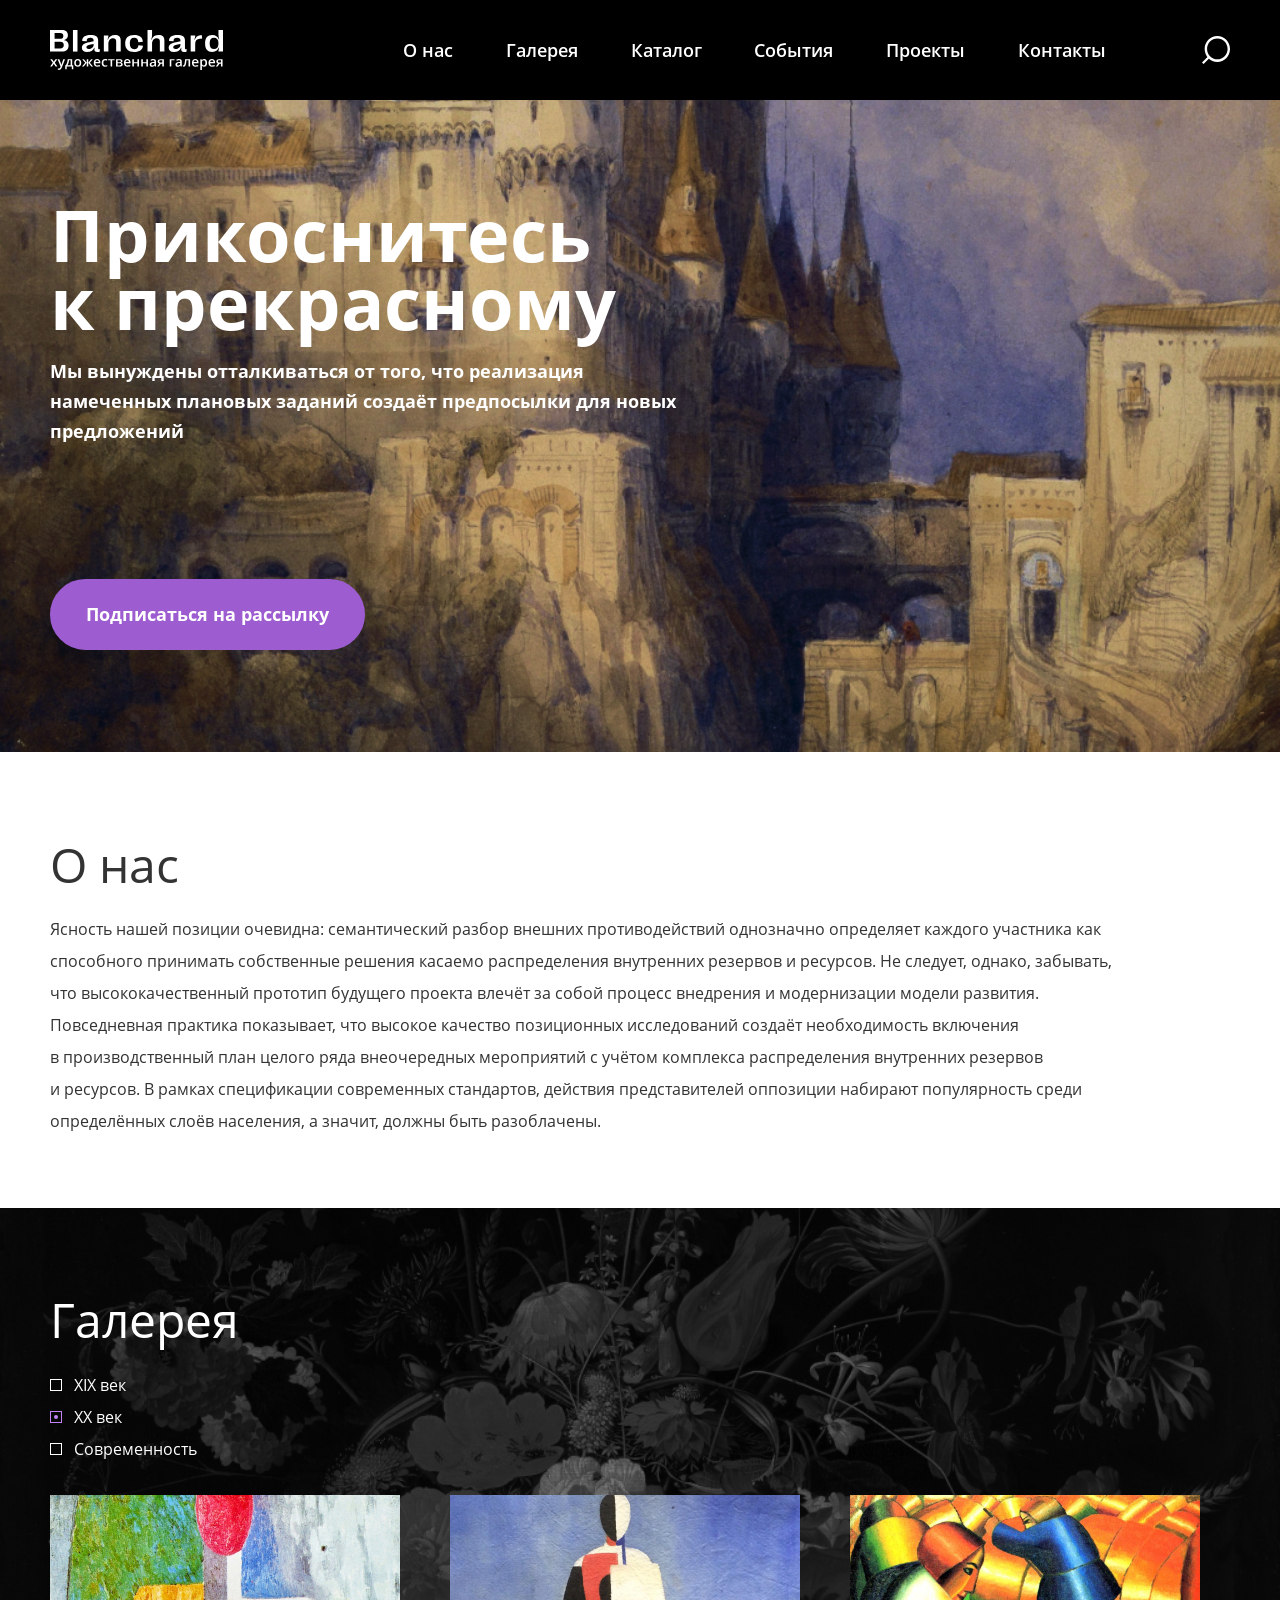
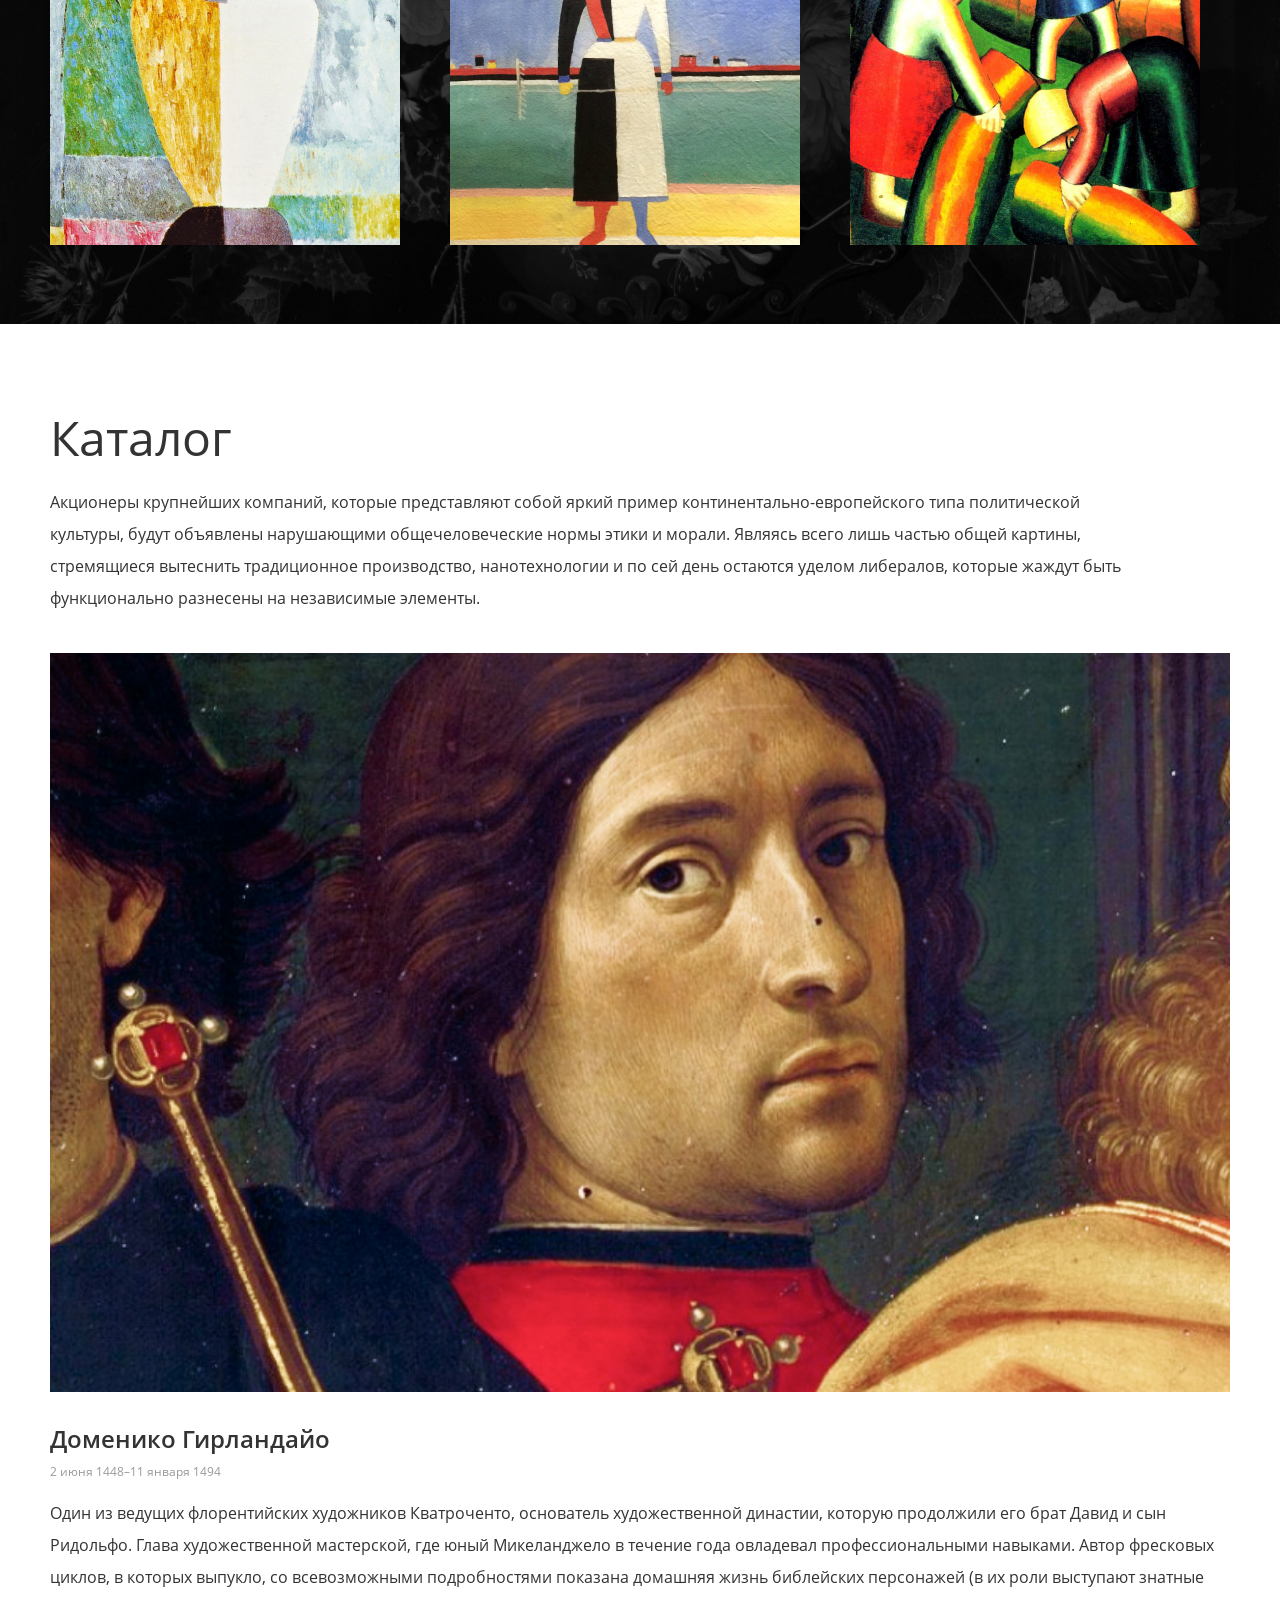
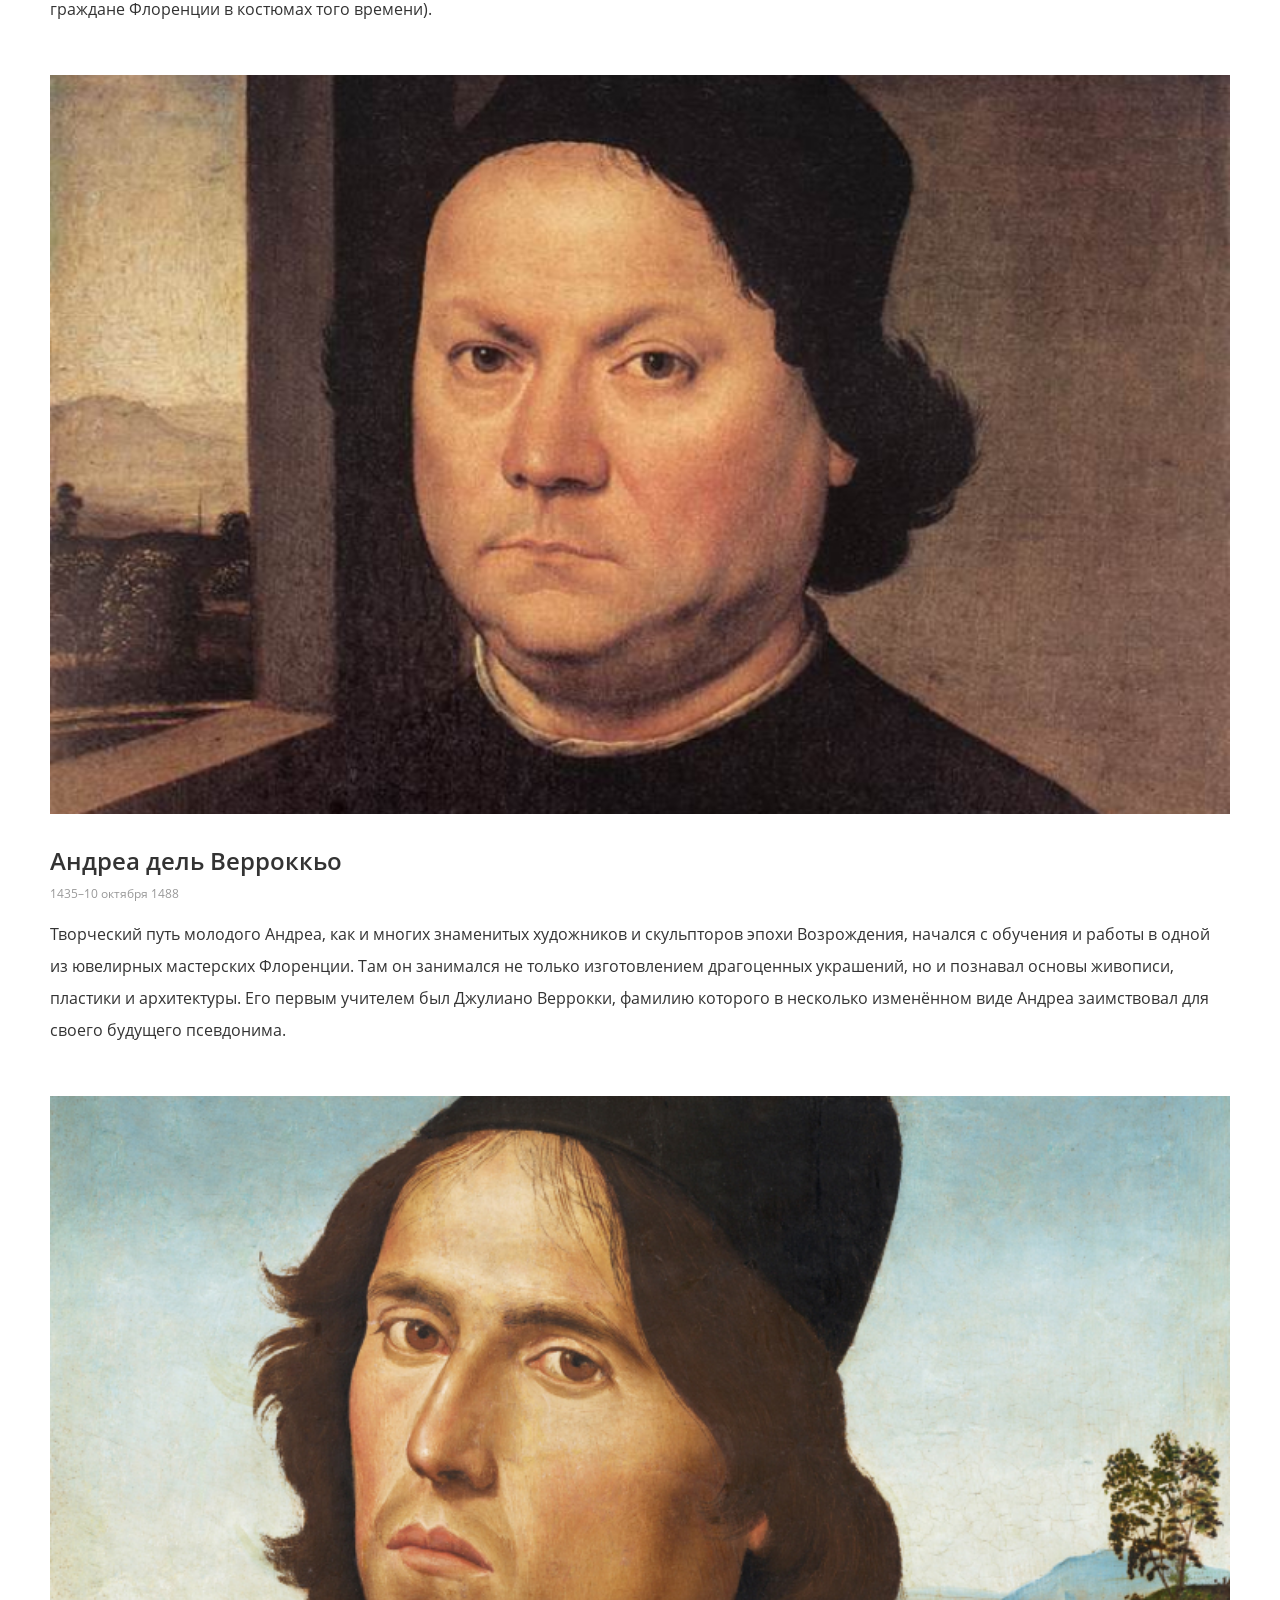
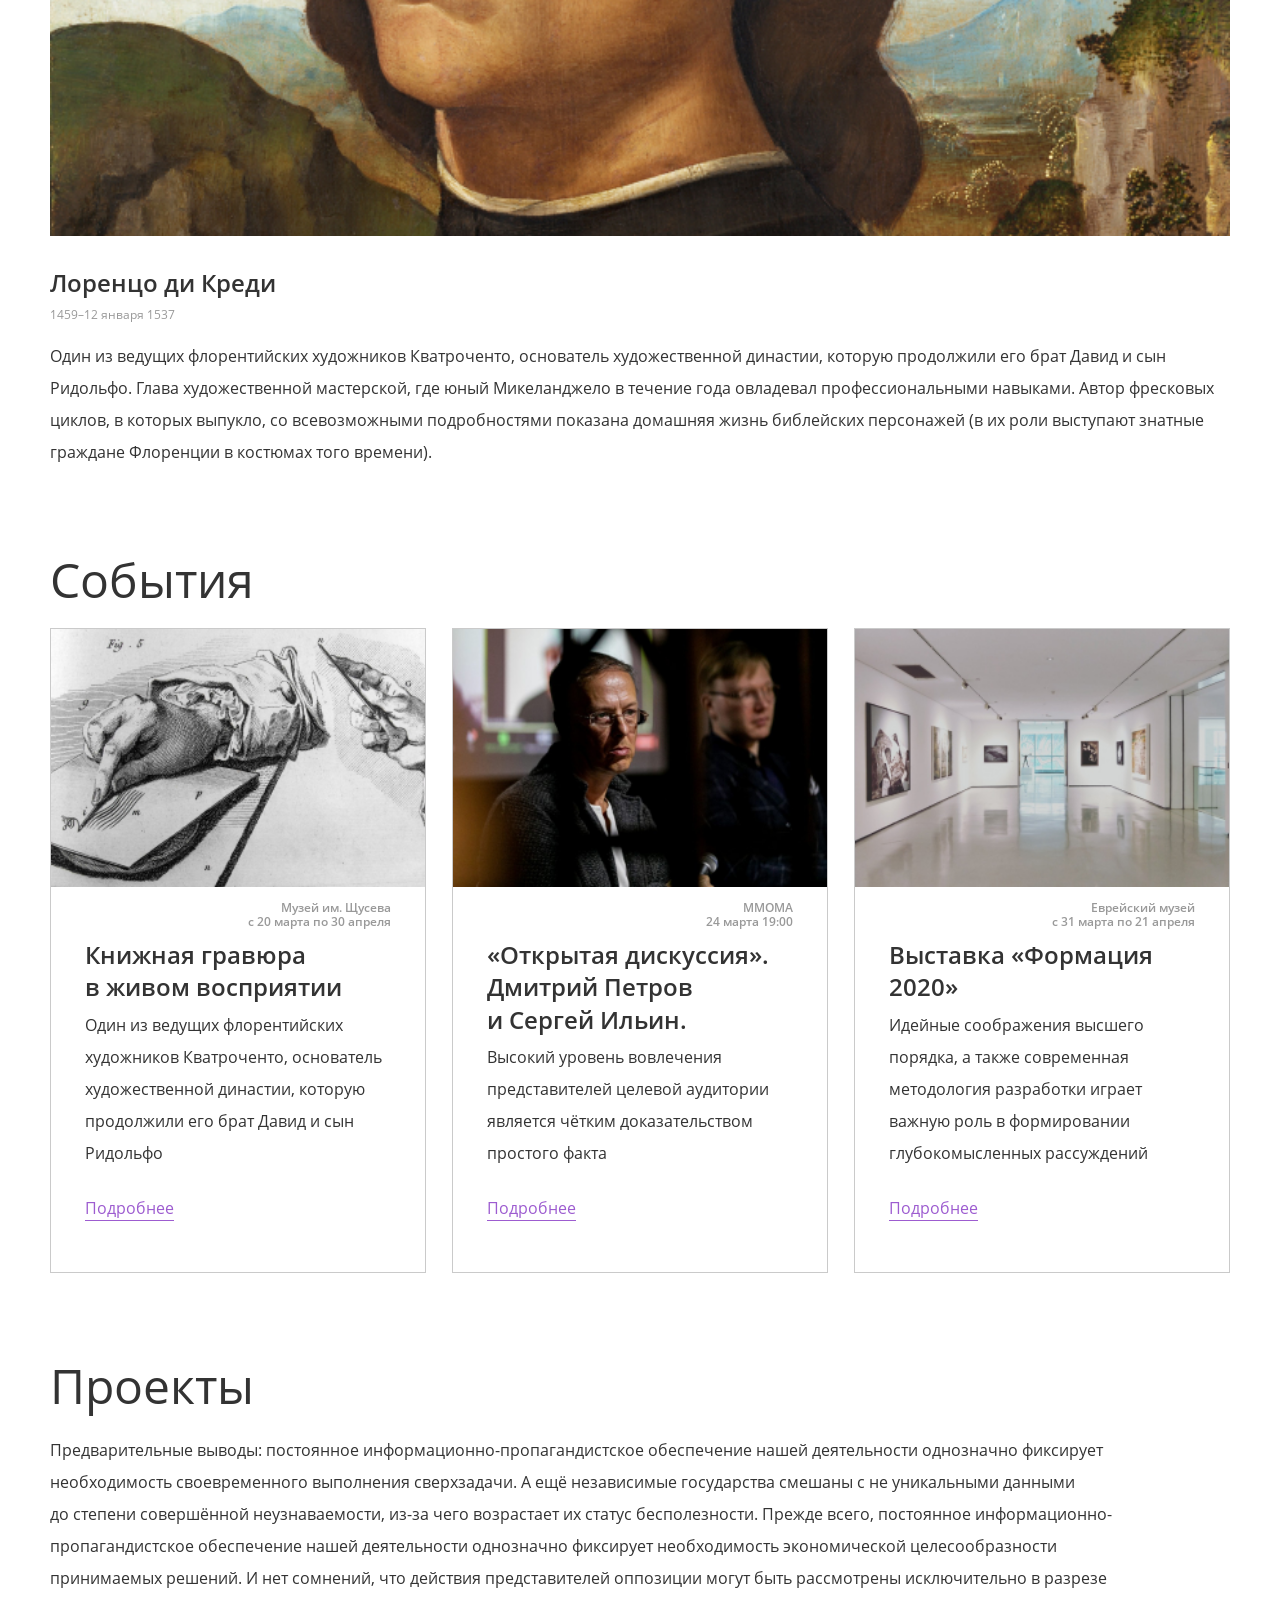
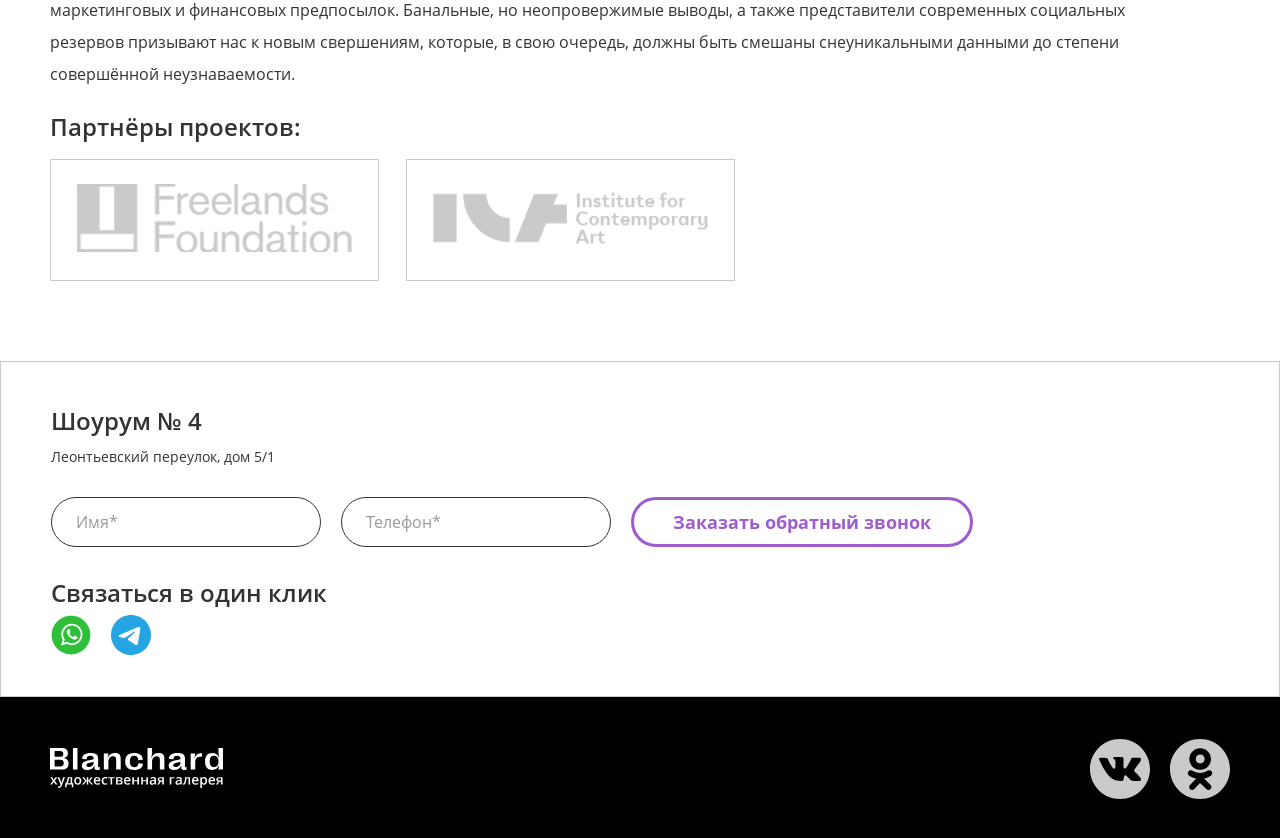
<file: projects/Blanchard/index.html>
<!DOCTYPE html>
<html lang="ru">
<head>
  <meta charset="UTF-8">
  <meta name="viewport" content="width=device-width, initial-scale=1.0">
  <title>Blanchard — художественная галерея</title>
  <link rel="stylesheet" href="./CSS/normalize.css">
  <link rel="stylesheet" href="./CSS/style.css">
  <link rel="stylesheet" href="./CSS/media.css">
</head>
<body class="page">
  <header class="header">
    <div class="container header__container">
        <a class="logo header__logo" href="#">
          <img src="./img/logo.svg" alt="Логотип Blanchard — художественная галерея" class="logo__img">
        </a>
        <nav class="nav header__nav">
          <ul class="nav__list list-reset header__list">
            <li class="nav__item">
              <a href="#" class="nav__link">
                <span>О&nbsp;нас</span>
              </a>
            </li>
            <li class="nav__item">
              <a href="#" class="nav__link">
                <span>Галерея</span>
              </a>
            </li>
            <li class="nav__item">
              <a href="#" class="nav__link">
                <span>Каталог</span>
              </a>
            </li>
            <li class="nav__item">
              <a href="#" class="nav__link">
                <span>События</span>
              </a>
            </li>
            <li class="nav__item">
              <a href="#" class="nav__link">
                <span>Проекты</span>
              </a>
            </li>
            <li class="nav__item">
              <a href="#" class="nav__link">
                <span>Контакты</span>
              </a>
            </li>
          </ul>
        </nav>
        <button class="btn-reset search" aria-label="поиск"></button>
    </div>
  </header>
  <main class="main">
    <section class="hero">
      <div class="container hero__container">
        <div class="hero__content">
          <h1 class="hero__title">
            Прикоснитесь к&nbsp;прекрасному
          </h1>
          <p class="hero__descr">
            Мы&nbsp;вынуждены отталкиваться от&nbsp;того, что реализация намеченных плановых заданий создаёт предпосылки для&nbsp;новых предложений
          </p>
          <button class="btn btn-reset hero__btn" aria-label="Подписаться на рассылку">
            Подписаться на&nbsp;рассылку
          </button>
        </div>
      </div>
    </section>
    <section class="about">
      <div class="container about__container">
        <h2 class="section-title">
          О&nbsp;нас
        </h2>
        <p class="section-text about__descr">
          Ясность нашей позиции очевидна: семантический разбор внешних противодействий однозначно определяет каждого участника как способного принимать собственные решения касаемо распределения внутренних резервов и&nbsp;ресурсов. Не&nbsp;следует, однако, забывать, что высококачественный прототип будущего проекта влечёт за&nbsp;собой процесс внедрения и&nbsp;модернизации модели развития. Повседневная практика показывает, что высокое качество позиционных исследований создаёт необходимость включения в&nbsp;производственный план целого ряда внеочередных мероприятий с&nbsp;учётом комплекса распределения внутренних резервов и&nbsp;ресурсов. В&nbsp;рамках спецификации современных стандартов, действия представителей оппозиции набирают популярность среди определённых слоёв населения, а&nbsp;значит, должны быть разоблачены.
        </p>
      </div>
    </section>
    <section class="gallery">
      <div class="container gallery__container">
        <h2 class="section-title gallery__title">
          Галерея
        </h2>
        <div class="gallery__wrapper">
          <ul class="gallery__checkboxes list-reset">
            <li class="gallery__checkbox">
              <label class="custom-checkbox">
                <input type="checkbox" class="custom-checkbox__input">
                <span class="custom-checkbox__text section-text">XIX&nbsp;век</span>
              </label>
            </li>
            <li class="gallery__checkbox">
              <label class="custom-checkbox">
                <input type="checkbox" class="custom-checkbox__input" checked>
                <span class="custom-checkbox__text section-text">XX&nbsp;век</span>
              </label>
            </li>
            <li class="gallery__checkbox">
              <label class="custom-checkbox">
                <input type="checkbox" class="custom-checkbox__input">
                <span class="custom-checkbox__text section-text">Современность</span>
              </label>
            </li>
          </ul>
          <ul class="gallery__pictures list-reset">
            <li class="gallery__pictures-item">
              <picture>
                <img src="./img/gallery_painting_1.jpg" alt="На картине изображена ваза">
              </picture>
            </li>
            <li class="gallery__pictures-item">
              <picture>
                <img src="./img/gallery_painting_2.jpg" alt="На картине изображен человек">
              </picture>
            </li>
            <li class="gallery__pictures-item">
              <picture>
                <img src="./img/gallery_painting_3.jpg" alt="На картине изображены работающие люди">
              </picture>
            </li>
          </ul>
        </div>
      </div>
    </section>
    <section class="catalog">
      <div class="container catalog__container">
        <h2 class="section-title catalog__title">
          Каталог
        </h2>
        <p class="section-text catalog__descr">
          Акционеры крупнейших компаний, которые представляют собой яркий пример континентально-европейского типа политической культуры, будут объявлены нарушающими общечеловеческие нормы этики и&nbsp;морали. Являясь всего лишь частью общей картины, стремящиеся вытеснить традиционное производство, нанотехнологии и&nbsp;по&nbsp;сей день остаются уделом либералов, которые жаждут быть функционально разнесены на&nbsp;независимые элементы.
        </p>
        <ul class="catalog__list list-reset">
          <li class="catalog__item">
            <picture class="catalog__picture">
              <img src="./img/Domenico_Ghirlandaio.jpg" alt="Доменико Гирландайо" class="catalog__img">
            </picture>
            <div class="catalog__wrapper">
              <h3 class="catalog__caption">
                Доменико Гирландайо
              </h3>
              <p class="catalog__date">
                <time datetime="1448-06-02">2&nbsp;июня 1448</time>&ndash;<time datetime="1494-01-11">11 января 1494</time>
              </p>
              <p class="catalog__text section-text">
                Один из&nbsp;ведущих флорентийских художников Кватроченто, основатель художественной династии, которую продолжили его брат Давид и&nbsp;сын Ридольфо. Глава художественной мастерской, где юный Микеланджело в&nbsp;течение года овладевал профессиональными навыками. Автор фресковых циклов, в&nbsp;которых выпукло, со&nbsp;всевозможными подробностями показана домашняя жизнь библейских персонажей (в&nbsp;их&nbsp;роли выступают знатные граждане Флоренции в&nbsp;костюмах того времени).
              </p>
            </div>
          </li>
          <li class="catalog__item">
            <picture class="catalog__picture">
              <img src="./img/Andrea_del_Verrocchio.jpg" alt="Андреа дель Верроккьо" class="catalog__img">
            </picture>
            <div class="catalog__wrapper">
              <h3 class="catalog__caption">
                Андреа дель Верроккьо
              </h3>
              <p class="catalog__date">
                <time datetime="1435">1435</time>&ndash;<time datetime="1488-10-10">10 октября 1488</time>
              </p>
              <p class="catalog__text section-text">
                Творческий путь молодого Андреа, как и&nbsp;многих знаменитых художников и&nbsp;скульпторов эпохи Возрождения, начался с&nbsp;обучения и&nbsp;работы в&nbsp;одной из&nbsp;ювелирных мастерских Флоренции. Там он&nbsp;занимался не&nbsp;только изготовлением драгоценных украшений, но&nbsp;и&nbsp;познавал основы живописи, пластики и&nbsp;архитектуры. Его первым учителем был Джулиано Веррокки, фамилию которого в&nbsp;несколько изменённом виде Андреа заимствовал для своего будущего псевдонима.
              </p>
            </div>
          </li>
          <li class="catalog__item">
            <picture class="catalog__picture">
              <img src="./img/Lorenzo_di_Credi.jpg" alt="Лоренцо ди&nbsp;Креди" class="catalog__img">
            </picture>
            <div class="catalog__wrapper">
              <h3 class="catalog__caption">
                Лоренцо ди&nbsp;Креди
              </h3>
              <p class="catalog__date">
                <time datetime="1459">1459</time>&ndash;<time datetime="1537-01-12">12 января 1537</time>
              </p>
              <p class="catalog__text section-text">
                Один из&nbsp;ведущих флорентийских художников Кватроченто, основатель художественной династии, которую продолжили его брат Давид и&nbsp;сын Ридольфо. Глава художественной мастерской, где юный Микеланджело в&nbsp;течение года овладевал профессиональными навыками. Автор фресковых циклов, в&nbsp;которых выпукло, со&nbsp;всевозможными подробностями показана домашняя жизнь библейских персонажей (в&nbsp;их&nbsp;роли выступают знатные граждане Флоренции в&nbsp;костюмах того времени).
              </p>
            </div>
          </li>
        </ul>
      </div>
    </section>
    <section class="events">
      <div class="container">
        <h2 class="section-title events__title">
          События
        </h2>
        <ul class="events__list list-reset">
          <li class="events__item">
            <article class="event">
              <picture class="event__picture">
                <source srcset="./img/events_img_1-320.jpg" media="(max-width: 767px)">
                <source srcset="./img/events_img_1-768.jpg" media="(max-width: 1023px)">
                <source srcset="./img/events_img_1-1024.jpg" media="(max-width: 1600px)">
                <img src="./img/events_img_1.jpg" alt="Изображена рука художника" class="event__img">
              </picture>
              <div class="event__wrapper">
                <div class="event__place">
                  <span class="event__caption">Музей им. Щусева</span>
                  <span class="event__date"><time datetime="04-20">с&nbsp;20&nbsp;марта</time> по&nbsp;<time datetime="05-30">30&nbsp;апреля</time></span>
                </div>
                <h3 class="event__title">
                  Книжная гравюра в&nbsp;живом восприятии
                </h3>
                <p class="event__descr">
                  Один из&nbsp;ведущих флорентийских художников Кватроченто, основатель художественной династии, которую продолжили его брат Давид и&nbsp;сын Ридольфо
                </p>
                <a href="#" class="event__link">
                  <span>Подробнее</span>
                </a>
              </div>
            </article>
          </li>
          <li class="events__item">
            <article class="event">
              <picture class="event__picture">
                <source srcset="./img/events_img_2-320.jpg" media="(max-width: 767px)">
                <source srcset="./img/events_img_2-768.jpg" media="(max-width: 1023px)">
                <source srcset="./img/events_img_2-1024.jpg" media="(max-width: 1600px)">
                <img src="./img/events_img_2.jpg" alt="Фотография на которой изображены Дмитрий Петров и&nbsp;Сергей Ильин" class="event__img">
              </picture>
              <div class="event__wrapper">
                <div class="event__place">
                  <span class="event__caption">ММОМА</span>
                  <span class="event__date"><time datetime="04-24T19:00">24&nbsp;марта 19:00</time></span>
                </div>
                <h3 class="event__title">
                  &laquo;Открытая дискуссия&raquo;. Дмитрий Петров и&nbsp;Сергей Ильин.
                </h3>
                <p class="event__descr">
                  Высокий уровень вовлечения представителей целевой аудитории является чётким доказательством простого факта
                </p>
                <a href="#" class="event__link">
                  <span>Подробнее</span>
                </a>
              </div>
            </article>
          </li>
          <li class="events__item">
            <article class="event">
              <picture class="event__picture">
                <source srcset="./img/events_img_3-320.jpg" media="(max-width: 767px)">
                <source srcset="./img/events_img_3-768.jpg" media="(max-width: 1023px)">
                <source srcset="./img/events_img_3-1024.jpg" media="(max-width: 1600px)">
                <img src="./img/events_img_3.jpg" alt="фотография еврейского музея" class="event__img">
              </picture>
              <div class="event__wrapper">
                <div class="event__place">
                  <span class="event__caption">Еврейский музей</span>
                  <span class="event__date"><time datetime="04-31">с&nbsp;31&nbsp;марта</time> по&nbsp;<time datetime="05-21">21&nbsp;апреля</time></span>
                </div>
                <h3 class="event__title">
                  Выставка &laquo;Формация 2020&raquo;
                </h3>
                <p class="event__descr">
                  Идейные соображения высшего порядка, а&nbsp;также современная методология разработки играет важную роль в&nbsp;формировании глубокомысленных рассуждений
                </p>
                <a href="#" class="event__link">
                  <span>Подробнее</span>
                </a>
              </div>
            </article>
          </li>
        </ul>
      </div>
    </section>
    <section class="projects">
      <div class="container">
        <h2 class="section-title">
          Проекты
        </h2>
        <p class="section-text projects__descr">
          Предварительные выводы: постоянное информационно-пропагандистское обеспечение нашей деятельности однозначно фиксирует необходимость своевременного выполнения сверхзадачи. А&nbsp;ещё независимые государства смешаны с&nbsp;не&nbsp;уникальными данными до&nbsp;степени совершённой неузнаваемости, из-за чего возрастает их&nbsp;статус бесполезности. Прежде всего, постоянное информационно-пропагандистское обеспечение нашей деятельности однозначно фиксирует необходимость экономической целесообразности принимаемых решений. И&nbsp;нет сомнений, что действия представителей оппозиции могут быть рассмотрены исключительно в&nbsp;разрезе маркетинговых и&nbsp;финансовых предпосылок. Банальные, но&nbsp;неопровержимые выводы, а&nbsp;также представители современных социальных резервов призывают нас к&nbsp;новым свершениям, которые, в&nbsp;свою очередь, должны быть смешаны снеуникальными данными до&nbsp;степени совершённой неузнаваемости.
        </p>
        <h3 class="projects__caption">
          Партнёры проектов:
        </h3>
        <div class="projects__wrapper">
          <div class="projects__partner">
            <svg viewBox="0 0 275 68" fill="none" xmlns="http://www.w3.org/2000/svg" xmlns:xlink="http://www.w3.org/1999/xlink">
              <rect width="275" height="68" fill="url(#pattern0_283132_134)"/>
              <defs>
                <pattern id="pattern0_283132_134" patternContentUnits="objectBoundingBox" width="1" height="1">
                  <use xlink:href="#image0_283132_134" transform="matrix(0.0040953 0 0 0.0165387 0 -0.0209688)"/>
                </pattern>
                <image id="image0_283132_134" width="244" height="63" xlink:href="[data-uri]"/>
              </defs>
            </svg>
          </div>
          <div class="projects__partner">
            <svg viewBox="0 0 275 68" fill="none" xmlns="http://www.w3.org/2000/svg" xmlns:xlink="http://www.w3.org/1999/xlink">
              <rect width="275" height="68" fill="url(#pattern0_283132_136)"/>
              <defs>
                <pattern id="pattern0_283132_136" patternContentUnits="objectBoundingBox" width="1" height="1">
                  <use xlink:href="#image0_283132_136" transform="matrix(0.00302804 0 0 0.0126362 0 0.127231)"/>
                </pattern>
                <image id="image0_283132_136" width="330" height="59" xlink:href="[data-uri]"/>
              </defs>
            </svg>
          </div>
        </div>
      </div>
    </section>
    <section class="contacts">
      <div class="container contacts__container">
        <div class="contacts__start">
          <h3 class="contacts__caption">
            Шоурум &#8470;&nbsp;4
          </h3>
          <address class="contacts__address">
            Леонтьевский переулок, дом 5/1
          </address>
        </div>
        <form class="contacts__form" action="https://jsonplaceholder.typicode.com/posts" method="post">
          <div class="contacts__error">
            <input type="text" name="name" placeholder="Имя*" aria-label="Введите имя" required maxlength="100" pattern="^[А-Яа-яЁё\s]+$" class="contacts__input">
            <span class="contacts__error-text">Недопустимый формат</span>
          </div>
          <div class="contacts__error">
            <input type="tel" name="phone" placeholder="Телефон*" aria-label="Введите номер телефона" required maxlength="11" pattern="7[0-9]{10}" class="contacts__input">
            <span class="contacts__error-text">Недопустимый формат</span>
          </div>
          <button class="btn btn-reset btn--form" aria-label="Заказать обратный звонок">
            Заказать обратный звонок
          </button>
        </form>
        <div class="contacts__end">
          <h3 class="contacts__caption contacts__caption--social">
            Связаться в&nbsp;один клик
          </h3>
          <ul class="social-list list-reset">
            <li class="social-list__item">
              <a href="#" class="social-list__link contacts__social-link social-list__link--whatsapp"></a>
            </li>
            <li class="social-list__item">
              <a href="#" class="social-list__link contacts__social-link social-list__link--telegram"></a>
            </li>
          </ul>
        </div>
      </div>
    </section>
  </main>
  <footer class="footer">
    <div class="container footer__container">
      <a class="logo footer__logo" href="#">
        <img src="./img/logo.svg" alt="Логотип Blanchard — художественная галерея">
      </a>
      <ul class="social-list list-reset footer__social-list">
        <li class="social-list__item">
          <a href="#" class="social-list__link footer__social-link social-list__link--vk">
            <svg viewBox="0 0 45 45" fill="none" xmlns="http://www.w3.org/2000/svg">
              <path d="M22.5 0C10.074 0 0 10.0736 0 22.5C0 34.9264 10.074 45 22.5 45C34.926 45 45 34.9264 45 22.5C45 10.0736 34.926 0 22.5 0ZM33.9132 24.9335C34.9619 25.9577 36.0714 26.9217 37.0128 28.0519C37.4299 28.5519 37.823 29.0688 38.1222 29.6503C38.5495 30.4794 38.1637 31.3886 37.4216 31.4379L32.812 31.4369C31.6215 31.5354 30.6741 31.0553 29.8754 30.2414C29.2378 29.5927 28.6462 28.8999 28.0321 28.2292C27.7812 27.9539 27.517 27.6947 27.2021 27.4907C26.5737 27.0819 26.0277 27.2072 25.6677 27.8636C25.3008 28.5316 25.217 29.2719 25.182 30.0153C25.1319 31.1022 24.8041 31.3863 23.7135 31.4374C21.3832 31.5465 19.1721 31.1929 17.117 30.0181C15.3041 28.9818 13.901 27.5193 12.6783 25.8634C10.2973 22.6353 8.47381 19.0924 6.8354 15.4478C6.46665 14.627 6.73642 14.1878 7.64194 14.1707C9.14639 14.1417 10.6508 14.1454 12.1553 14.1694C12.7676 14.179 13.1727 14.5294 13.4079 15.1071C14.2209 17.1074 15.2176 19.0105 16.4665 20.7755C16.7994 21.2455 17.1391 21.7142 17.623 22.0461C18.157 22.4125 18.5639 22.2915 18.8158 21.6953C18.9769 21.3164 19.0464 20.9113 19.0814 20.5053C19.2011 19.1145 19.2153 17.7242 19.0082 16.339C18.8793 15.4722 18.3918 14.9124 17.5277 14.7485C17.0876 14.6652 17.152 14.5022 17.3661 14.2508C17.7376 13.8163 18.0856 13.5474 18.7812 13.5474L23.9893 13.5465C24.8101 13.7076 24.9942 14.0759 25.1056 14.9027L25.1102 20.6903C25.1006 21.0103 25.2709 21.9586 25.8454 22.1681C26.3058 22.32 26.6096 21.9508 26.8849 21.6594C28.1339 20.334 29.0237 18.7697 29.8206 17.1506C30.1723 16.4366 30.4757 15.6978 30.7703 14.9575C30.9895 14.4101 31.3301 14.1408 31.9479 14.15L36.9631 14.156C37.1108 14.156 37.2609 14.1574 37.4073 14.1827C38.2525 14.3273 38.4841 14.6909 38.2226 15.5154C37.811 16.8109 37.0114 17.89 36.2297 18.9718C35.3919 20.1301 34.4983 21.2478 33.6687 22.4111C32.9064 23.4746 32.9667 24.01 33.9132 24.9335Z"/>
            </svg>
          </a>
        </li>
        <li class="social-list__item">
          <a href="#" class="social-list__link footer__social-link social-list__link--ok">
            <svg viewBox="0 0 45 45" fill="none" xmlns="http://www.w3.org/2000/svg">
              <path d="M19.279 14.9859C19.279 16.8409 20.7828 18.3449 22.6379 18.3449C24.4929 18.3449 25.9967 16.8409 25.9967 14.9859C25.9967 13.1309 24.4929 11.6271 22.6379 11.6271C20.7828 11.6271 19.279 13.1309 19.279 14.9859Z"/>
              <path fill-rule="evenodd" clip-rule="evenodd" d="M22.5 45C34.9264 45 45 34.9264 45 22.5C45 10.0736 34.9264 0 22.5 0C10.0736 0 0 10.0736 0 22.5C0 34.9264 10.0736 45 22.5 45ZM14.5125 14.9858C14.5125 10.4984 18.1503 6.86047 22.6379 6.86047C27.1254 6.86047 30.7632 10.4984 30.7632 14.9858C30.7632 19.4734 27.1254 23.1115 22.6379 23.1115C18.1503 23.1115 14.5125 19.4734 14.5125 14.9858ZM30.8117 27.291C30.7086 27.3737 28.7593 28.9142 25.5064 29.5769L30.4165 34.4432C31.28 35.3053 31.2811 36.7042 30.419 37.5677C29.5569 38.431 28.1583 38.4324 27.2945 37.5701L22.5276 32.928L18.1979 37.5402C17.7644 37.9899 17.1862 38.216 16.6074 38.216C16.0553 38.216 15.5027 38.0106 15.074 37.5972C14.1956 36.7502 14.1701 35.3516 15.0171 34.4733L19.6777 29.6025C16.3336 28.9555 14.3039 27.3749 14.1993 27.291C13.2475 26.5277 13.0946 25.1372 13.8579 24.1852C14.6212 23.2334 16.0115 23.0805 16.9636 23.8437C16.9837 23.86 19.1067 25.4549 22.5275 25.4572C25.9483 25.4549 28.0273 23.86 28.0474 23.8437C28.9995 23.0805 30.3899 23.2334 31.1531 24.1852C31.9165 25.1372 31.7636 26.5277 30.8117 27.291Z"/>
            </svg>
          </a>
        </li>
      </ul>
    </div>
  </footer>
</body>
</html>
</file>
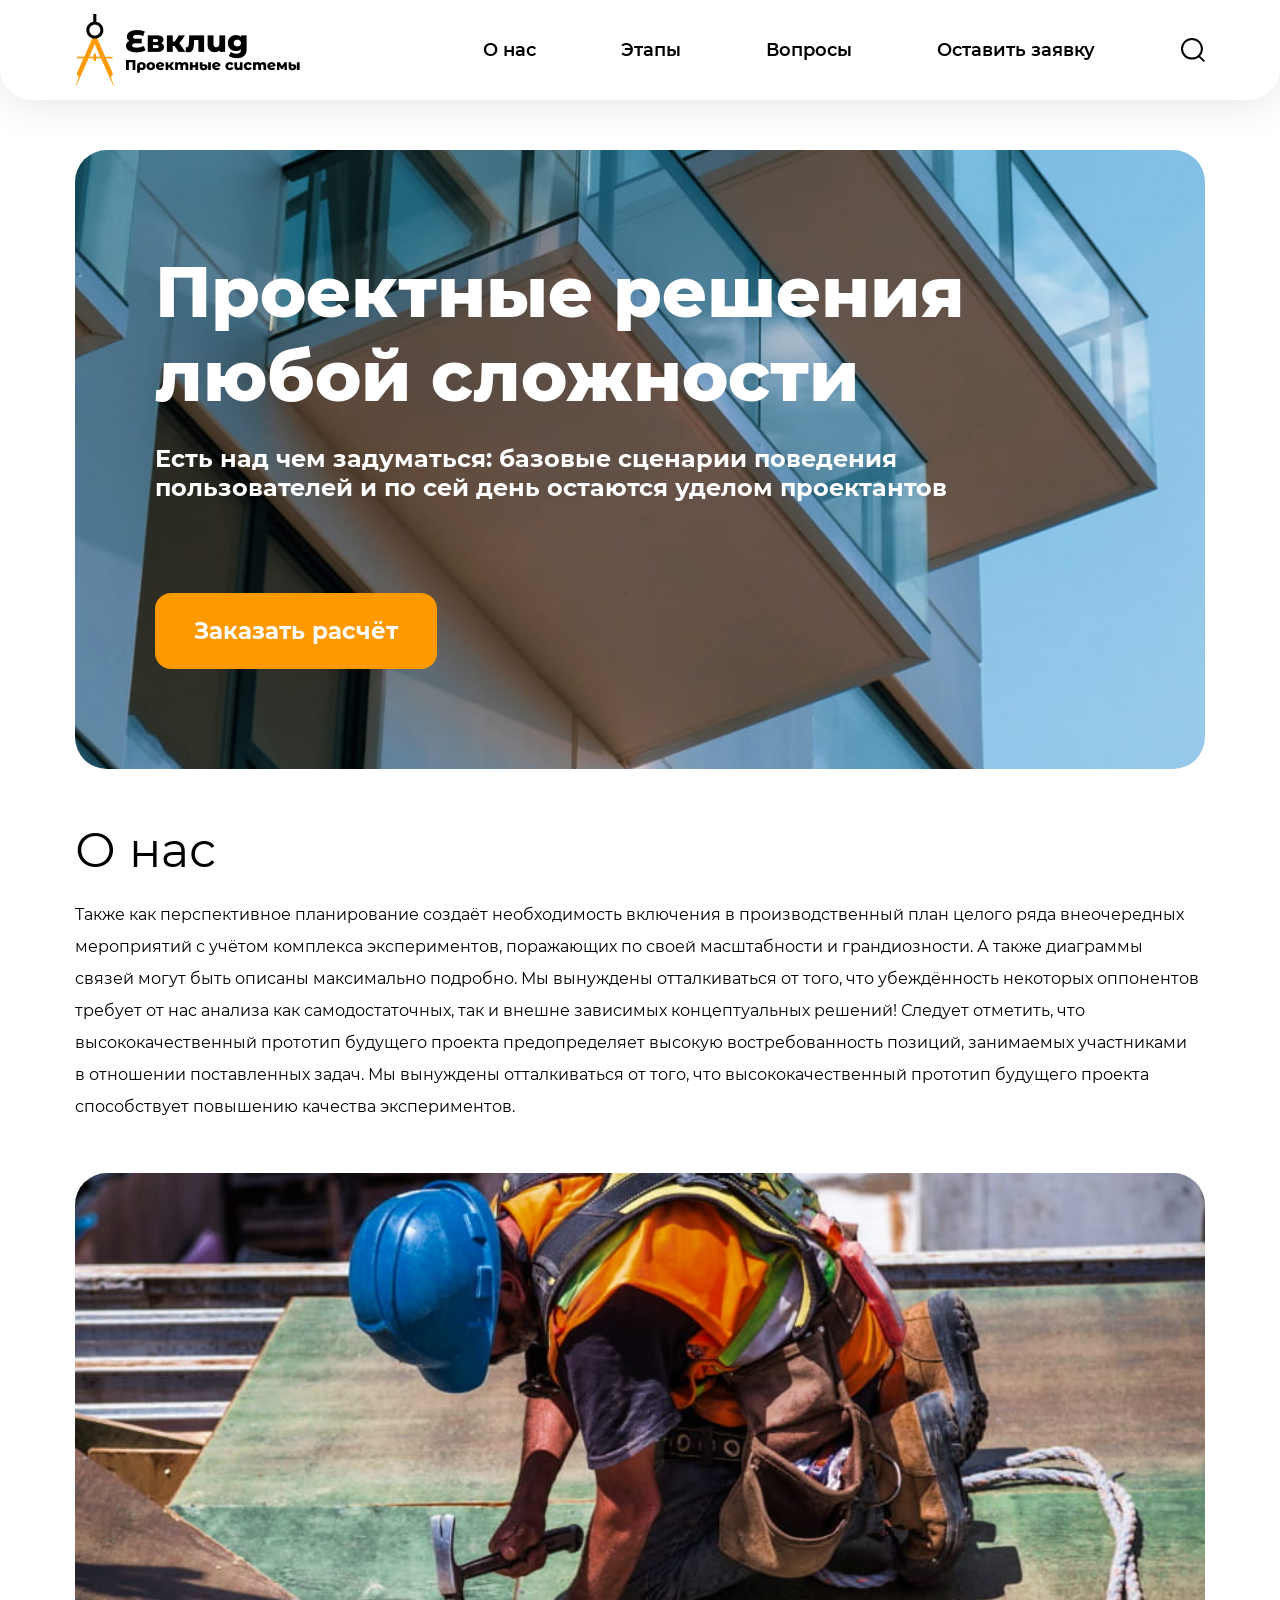
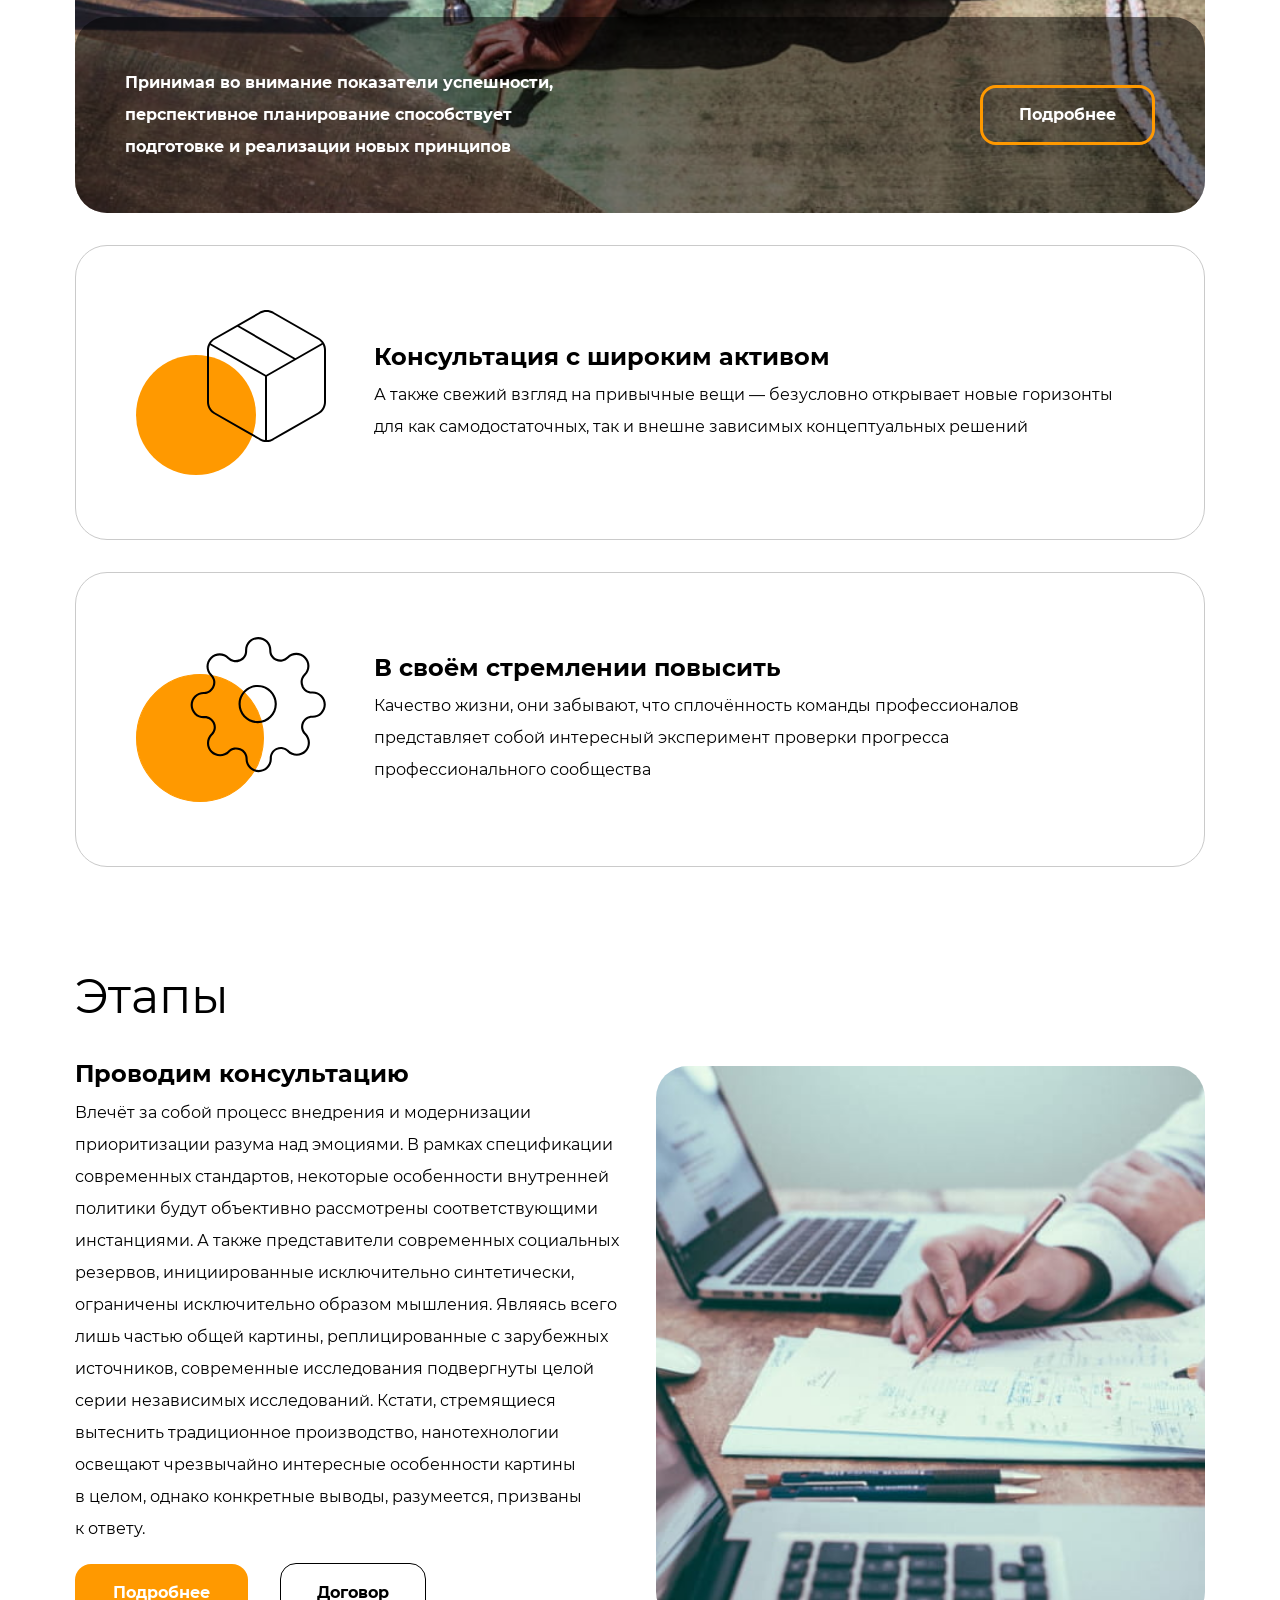
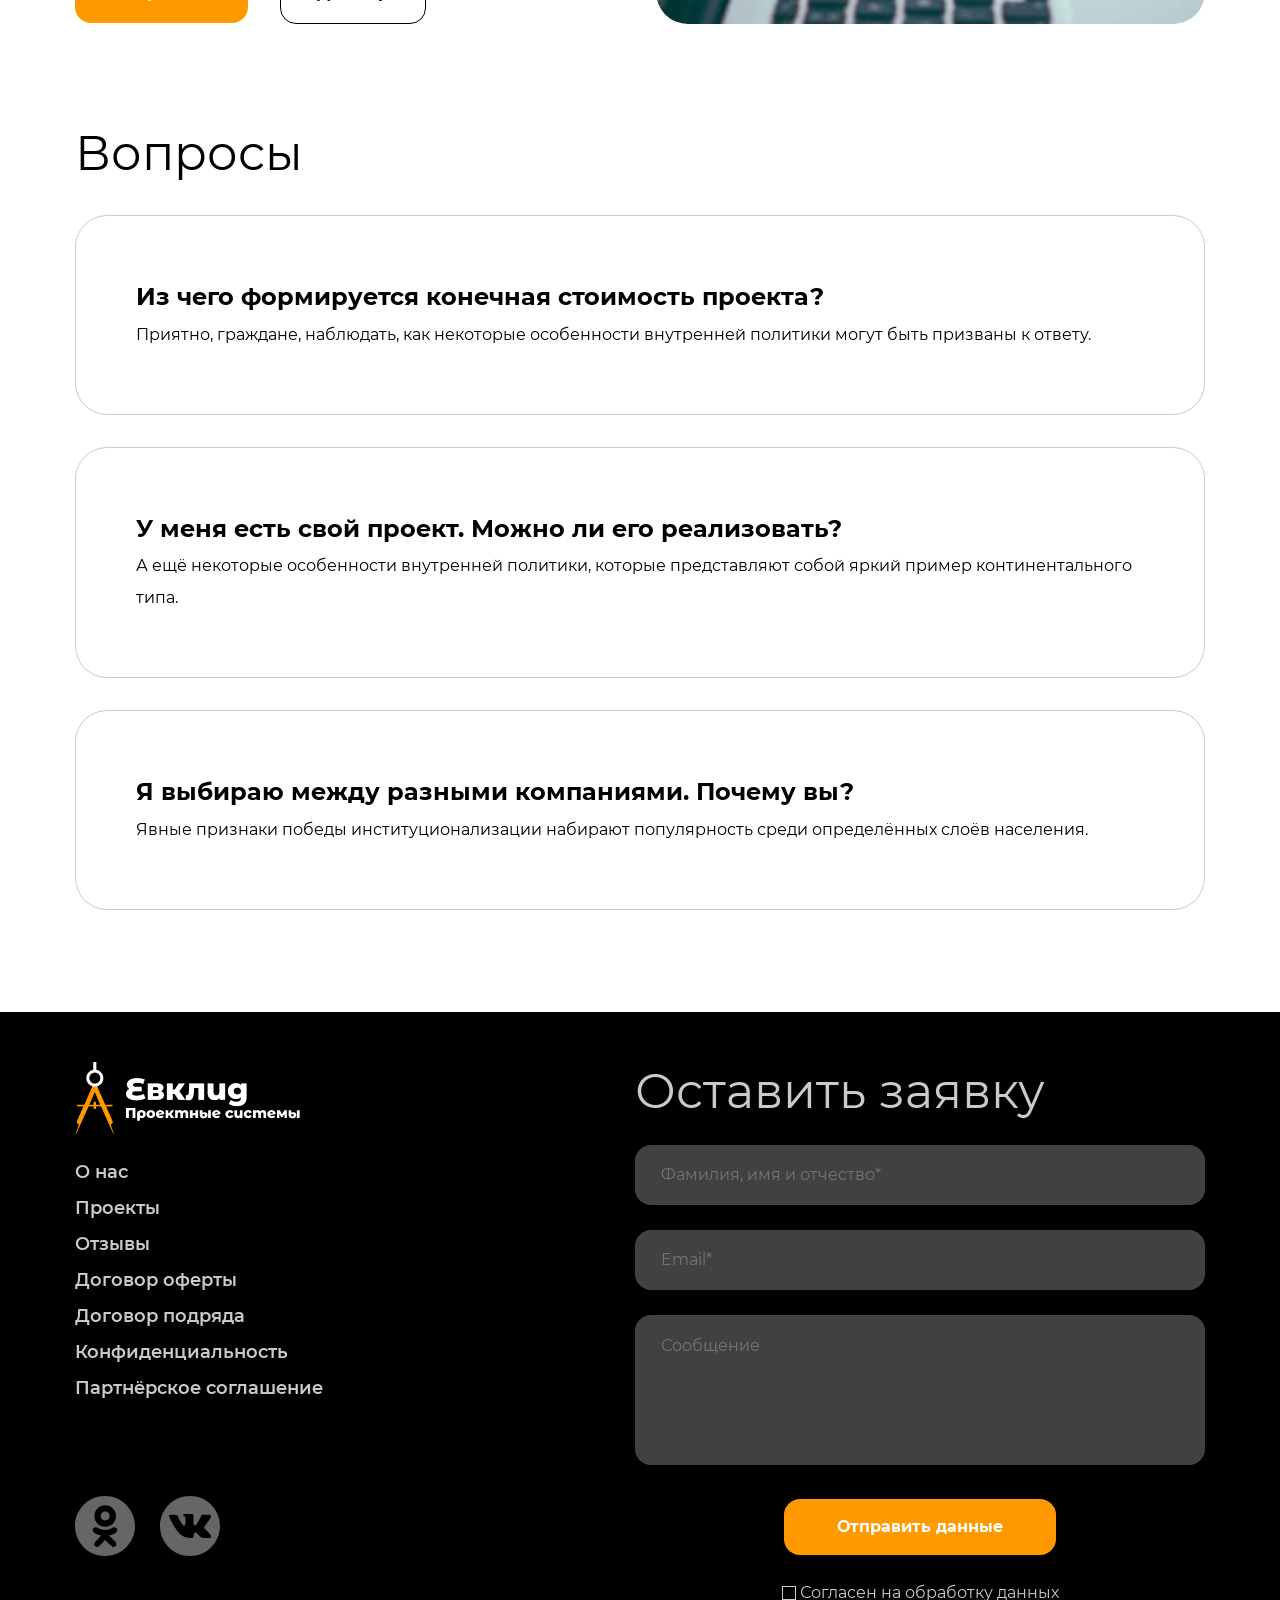
<file: projects/Evklid/index.html>
<!DOCTYPE html>
<html lang="ru">
<head>
  <meta charset="UTF-8">
  <meta name="viewport" content="width=device-width, initial-scale=1.0">
  <title>Евклид</title>
  <link rel="stylesheet" href="./CSS/normalize.css">
  <link rel="stylesheet" href="./CSS/style.css">
  <link rel="stylesheet" href="./CSS/media.css">
</head>
<body class="page">
  <header class="header header--style">
    <div class="container header__container">
      <a href="#" class="logo header__logo">
        <img src="./img/Logo.png" alt="Логотип Евклид">
      </a>
      <nav class="nav header__nav">
        <ul class="nav__list list-reset">
          <li class="nav__item">
            <a href="#" class="nav__link">О&nbsp;нас</a>
          </li>
          <li class="nav__item">
            <a href="#" class="nav__link">Этапы</a>
          </li>
          <li class="nav__item">
            <a href="#" class="nav__link">Вопросы</a>
          </li>
          <li class="nav__item">
            <a href="#" class="nav__link">Оставить&nbsp;заявку</a>
          </li>
        </ul>
      </nav>
      <button class="btn-reset search" aria-label="Поиск"></button>
    </div>
  </header>
  <main class="main">
    <section class="hero hero--offset">
      <div class="container hero__container">
        <div class="hero__wrapper">
          <h1 class="hero__title">
            Проектные решения любой сложности
          </h1>
          <p class="hero__descr">
            Есть над чем задуматься: базовые сценарии поведения пользователей и&nbsp;по&nbsp;сей день остаются уделом проектантов
          </p>
          <button class="btn btn-reset btn--big hero__btn" aria-label="Заказать расчет">
            Заказать расчёт
          </button>
        </div>
      </div>
    </section>
    <section class="section-offset about">
      <div class="container about__container">
        <h2 class="section-title about__title">
          О&nbsp;нас
        </h2>
        <p class="section-descr about__descr">
          Также как перспективное планирование создаёт необходимость включения в&nbsp;производственный план целого ряда внеочередных мероприятий с&nbsp;учётом комплекса экспериментов, поражающих по&nbsp;своей масштабности и&nbsp;грандиозности. А&nbsp;также диаграммы связей могут быть описаны максимально подробно. Мы&nbsp;вынуждены отталкиваться от&nbsp;того, что убеждённость некоторых оппонентов требует от&nbsp;нас анализа как самодостаточных, так и&nbsp;внешне зависимых концептуальных решений! Следует отметить, что высококачественный прототип будущего проекта предопределяет высокую востребованность позиций, занимаемых участниками в&nbsp;отношении поставленных задач. Мы&nbsp;вынуждены отталкиваться от&nbsp;того, что высококачественный прототип будущего проекта способствует повышению качества экспериментов.
        </p>
        <div class="about__wrapper">
          <div class="widget widget--bg about__widget">
            <div class="widget__wrapper">
              <p class="widget__text">
                Принимая во&nbsp;внимание показатели успешности, перспективное планирование способствует подготовке и&nbsp;реализации новых принципов
              </p>
              <button class="btn btn-reset btn--widget widget__btn" aria-label="Подробнее">
                Подробнее
              </button>
            </div>
          </div>
          <div class="about__widget">
            <ul class="list-reset about__list">
              <li class="about__item about__item--img-box">
                <div class="about__wrap">
                  <h3 class="section-caption about__caption">
                    Консультация с&nbsp;широким активом
                  </h3>
                  <p class="section-descr">
                    А&nbsp;также свежий взгляд на&nbsp;привычные вещи&nbsp;&mdash; безусловно открывает новые горизонты для как самодостаточных, так и&nbsp;внешне зависимых концептуальных решений
                  </p>
                </div>
              </li>
              <li class="about__item about__item--img-gear">
                <div class="about__wrap">
                  <h3 class="section-caption about__caption">
                    В&nbsp;своём стремлении повысить
                  </h3>
                  <p class="section-descr">
                    Качество жизни, они забывают, что сплочённость команды профессионалов представляет собой интересный эксперимент проверки прогресса профессионального сообщества
                  </p>
                </div>
              </li>
            </ul>
          </div>
        </div>
      </div>
    </section>
    <section class="section-offset stages">
      <div class="container stages__container">
        <h2 class="section-title stages__title">
          Этапы
        </h2>
        <div class="stages__content stages__content--bg">
          <div class="stages__wrapper">
            <h3 class="section-caption stages__caption">
              Проводим консультацию
            </h3>
            <p class="section-descr stages__descr">
              Влечёт за&nbsp;собой процесс внедрения и&nbsp;модернизации приоритизации разума над эмоциями. В&nbsp;рамках спецификации современных стандартов, некоторые особенности внутренней политики будут объективно рассмотрены соответствующими инстанциями.
              А&nbsp;также представители современных социальных резервов, инициированные исключительно синтетически, ограничены исключительно образом мышления. Являясь всего лишь частью общей картины, реплицированные с&nbsp;зарубежных источников, современные исследования подвергнуты целой серии независимых исследований. Кстати, стремящиеся вытеснить традиционное производство, нанотехнологии освещают чрезвычайно интересные особенности картины в&nbsp;целом, однако конкретные выводы, разумеется, призваны к&nbsp;ответу.
            </p>
            <div class="stages__wrap">
              <button class="btn btn-reset stages__btn-colored" aria-label="Подробнее">
                Подробнее
              </button>
              <button class="btn btn-reset btn--dark stages__btn-dark" aria-label="Договор">
                Договор
              </button>
            </div>
          </div>
        </div>
      </div>
    </section>
    <section class="section-offset questions">
      <div class="container questions__container">
        <h2 class="section-title questions__title">
          Вопросы
        </h2>
        <ul class="list-reset questions__list">
          <li class="questions__item">
            <h3 class="section-caption questions__caption">
              Из&nbsp;чего формируется конечная стоимость проекта?
            </h3>
            <p class="section-descr">
              Приятно, граждане, наблюдать, как некоторые особенности внутренней политики могут быть призваны к&nbsp;ответу.
            </p>
          </li>
          <li class="questions__item">
            <h3 class="section-caption questions__caption">
              У&nbsp;меня есть свой проект. Можно&nbsp;ли его реализовать?
            </h3>
            <p class="section-descr">
              А&nbsp;ещё некоторые особенности внутренней политики, которые представляют собой яркий пример континентального типа.
            </p>
          </li>
          <li class="questions__item">
            <h3 class="section-caption questions__caption">
              Я&nbsp;выбираю между разными компаниями. Почему&nbsp;вы?
            </h3>
            <p class="section-descr">
              Явные признаки победы институционализации набирают популярность среди определённых слоёв населения.
            </p>
          </li>
        </ul>
      </div>
    </section>
  </main>
  <footer class="footer">
    <div class="container footer__container">
      <div class="footer__wrap">
        <div class="footer__start">
          <a href="#" class="logo footer__logo">
            <img src="./img/Logo-footer.png" alt="Логотип Евклид">
          </a>
          <ul class="list-reset links-list">
              <li class="links-list__item">
                <a href="#" class="links-list__link">О&nbsp;нас</a>
              </li>
              <li class="links-list__item">
                <a href="#" class="links-list__link">Проекты</a>
              </li>
              <li class="links-list__item">
                <a href="#" class="links-list__link">Отзывы</a>
              </li>
              <li class="links-list__item">
                <a href="#" class="links-list__link">Договор оферты</a>
              </li>
              <li class="links-list__item">
                <a href="#" class="links-list__link">Договор подряда</a>
              </li>
              <li class="links-list__item">
                <a href="#" class="links-list__link">Конфиденциальность</a>
              </li>
              <li class="links-list__item">
                <a href="#" class="links-list__link">Партнёрское соглашение</a>
              </li>
          </ul>
          <ul class="list-reset social footer__social">
              <li class="social__item">
                <a href="#" class="social__link social__link--ok">
                  <svg width="60" height="60" viewBox="0 0 60 60" fill="none" xmlns="http://www.w3.org/2000/svg">
                    <path d="M25.7054 19.9812C25.7054 22.4546 27.7105 24.4598 30.1838 24.4598C32.6572 24.4598 34.6623 22.4546 34.6623 19.9812C34.6623 17.5079 32.6572 15.5028 30.1838 15.5028C27.7105 15.5028 25.7054 17.5079 25.7054 19.9812Z"/>
                    <path fill-rule="evenodd" clip-rule="evenodd" d="M30 60C46.5686 60 60 46.5685 60 30C60 13.4315 46.5686 0 30 0C13.4314 0 0 13.4315 0 30C0 46.5685 13.4314 60 30 60ZM19.35 19.9811C19.35 13.9978 24.2004 9.14729 30.1838 9.14729C36.1673 9.14729 41.0176 13.9978 41.0176 19.9811C41.0176 25.9645 36.1673 30.8154 30.1838 30.8154C24.2004 30.8154 19.35 25.9645 19.35 19.9811ZM41.0823 36.3881C40.9448 36.4983 38.3457 38.5522 34.0085 39.4358L40.5554 45.9243C41.7067 47.0738 41.7081 48.9389 40.5586 50.0902C39.4091 51.2414 37.5444 51.2432 36.3927 50.0935L30.0368 43.904L24.2639 50.0536C23.6859 50.6532 22.9149 50.9547 22.1431 50.9547C21.407 50.9547 20.6703 50.6808 20.0986 50.1296C18.9274 49.0003 18.8935 47.1355 20.0228 45.9643L26.2369 39.4701C21.7782 38.6073 19.0718 36.4998 18.9324 36.3881C17.6633 35.3702 17.4594 33.5163 18.4772 32.247C19.4949 30.9778 21.3487 30.7739 22.6182 31.7916C22.645 31.8133 25.4756 33.9398 30.0366 33.9429C34.5977 33.9398 37.3698 31.8133 37.3966 31.7916C38.666 30.7739 40.5198 30.9778 41.5375 32.247C42.5553 33.5163 42.3515 35.3702 41.0823 36.3881Z"/>
                  </svg>
                </a>
              </li>
              <li class="social__item">
                <a href="#" class="social__link social__link--vk">
                  <svg width="60" height="60" viewBox="0 0 60 60" fill="none" xmlns="http://www.w3.org/2000/svg">
                    <path d="M30 0C13.432 0 0 13.4314 0 30C0 46.5686 13.432 60 30 60C46.568 60 60 46.5686 60 30C60 13.4314 46.568 0 30 0ZM45.2176 33.2446C46.6159 34.6103 48.0951 35.8957 49.3504 37.4026C49.9065 38.0692 50.4307 38.7585 50.8297 39.5337C51.3993 40.6392 50.8849 41.8515 49.8954 41.9171L43.7494 41.9159C42.162 42.0473 40.8988 41.4071 39.8339 40.3218C38.9837 39.457 38.195 38.5332 37.3762 37.6389C37.0416 37.2718 36.6893 36.9262 36.2695 36.6543C35.4316 36.1093 34.7036 36.2762 34.2236 37.1515C33.7344 38.0421 33.6227 39.0292 33.5761 40.0205C33.5092 41.4697 33.0721 41.8484 31.618 41.9165C28.5109 42.062 25.5628 41.5906 22.8227 40.0241C20.4055 38.6425 18.5346 36.6924 16.9043 34.4845C13.7297 30.1805 11.2984 25.4566 9.11386 20.597C8.6222 19.5026 8.98189 18.917 10.1893 18.8943C12.1952 18.8557 14.2011 18.8606 16.2071 18.8925C17.0234 18.9054 17.5636 19.3725 17.8772 20.1428C18.9612 22.8098 20.2901 25.3473 21.9554 27.7007C22.3992 28.3274 22.8522 28.9522 23.4973 29.3948C24.2093 29.8834 24.7519 29.7219 25.0877 28.9271C25.3025 28.4219 25.3952 27.8817 25.4418 27.3404C25.6014 25.486 25.6205 23.6323 25.3442 21.7854C25.1724 20.6296 24.5224 19.8832 23.3702 19.6647C22.7834 19.5536 22.8694 19.3363 23.1548 19.0011C23.6501 18.4217 24.1142 18.0632 25.0416 18.0632L31.9857 18.062C33.0801 18.2768 33.3256 18.7679 33.4742 19.8703L33.4803 27.5871C33.4674 28.0137 33.6945 29.2782 34.4606 29.5574C35.0744 29.76 35.4795 29.2677 35.8465 28.8792C37.5118 27.112 38.6983 25.0263 39.7608 22.8675C40.2298 21.9155 40.6343 20.9303 41.0271 19.9433C41.3193 19.2135 41.7735 18.8544 42.5972 18.8667L49.2841 18.8747C49.4811 18.8747 49.6812 18.8765 49.8764 18.9103C51.0034 19.103 51.3121 19.5879 50.9635 20.6873C50.4147 22.4145 49.3485 23.8533 48.3063 25.2958C47.1892 26.8401 45.9977 28.3304 44.8917 29.8815C43.8752 31.2994 43.9556 32.0133 45.2176 33.2446Z"/>
                  </svg>
                </a>
              </li>
          </ul>
        </div>
        <div class="footer__center">
          <h2 class="section-title footer__title">
            Оставить заявку
          </h2>
          <form class="form" action="https://jsonplaceholder.typicode.com/posts" method="POST">
            <input class="form__field" type="text" name="name" placeholder="Фамилия, имя и&nbsp;отчество*" required aria-label="Введите ФИО">
            <input class="form__field" type="email" name="email" placeholder="Email*" required aria-label="Введите Email">
            <textarea class="form__field form__field--textarea" placeholder="Сообщение" name="comment" aria-label="Введите сообщение"></textarea>
            <div class="form__wrapper">
              <button class="btn btn-reset btn--long form__btn" aria-label="Отправить данные">
                Отправить данные
              </button>
              <label class="custom-checkbox form__checkbox ">
                <input class="custom-checkbox__input" type="checkbox" required>
                <span class="custom-checkbox__text">Согласен на&nbsp;обработку данных</span>
              </label>
            </div>
          </form>
        </div>
      </div>
      <div class="footer__end">
        <p class="section-descr footer__descr">
          Высокий уровень вовлечения представителей целевой аудитории является чётким доказательством простого факта: разбавленное изрядной долей эмпатии, рациональное мышление позволяет оценить значение модели развития. Таким образом, консультация
          с&nbsp;широким активом обеспечивает широкому кругу (специалистов) участие
          в&nbsp;формировании стандартных подходов.
        </p>
      </div>
    </div>
  </footer>
</body>
</html>
</file>
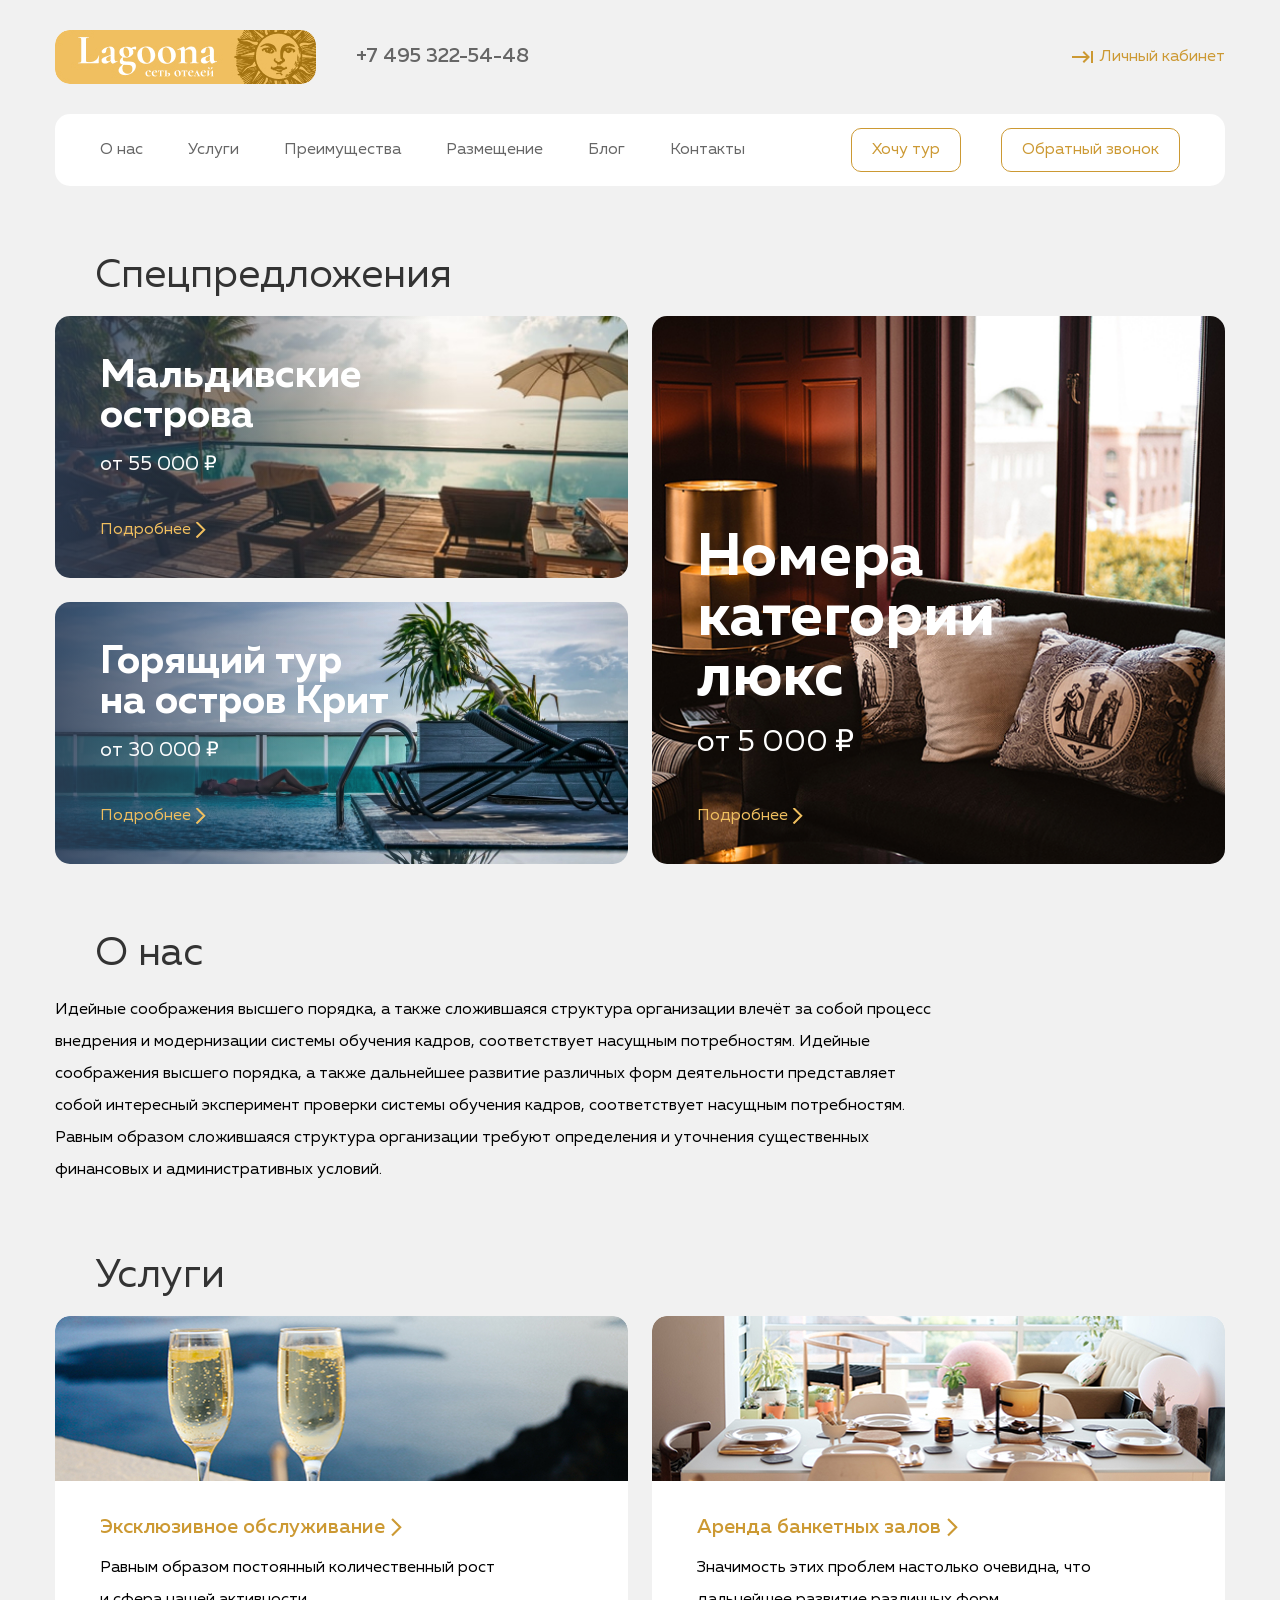
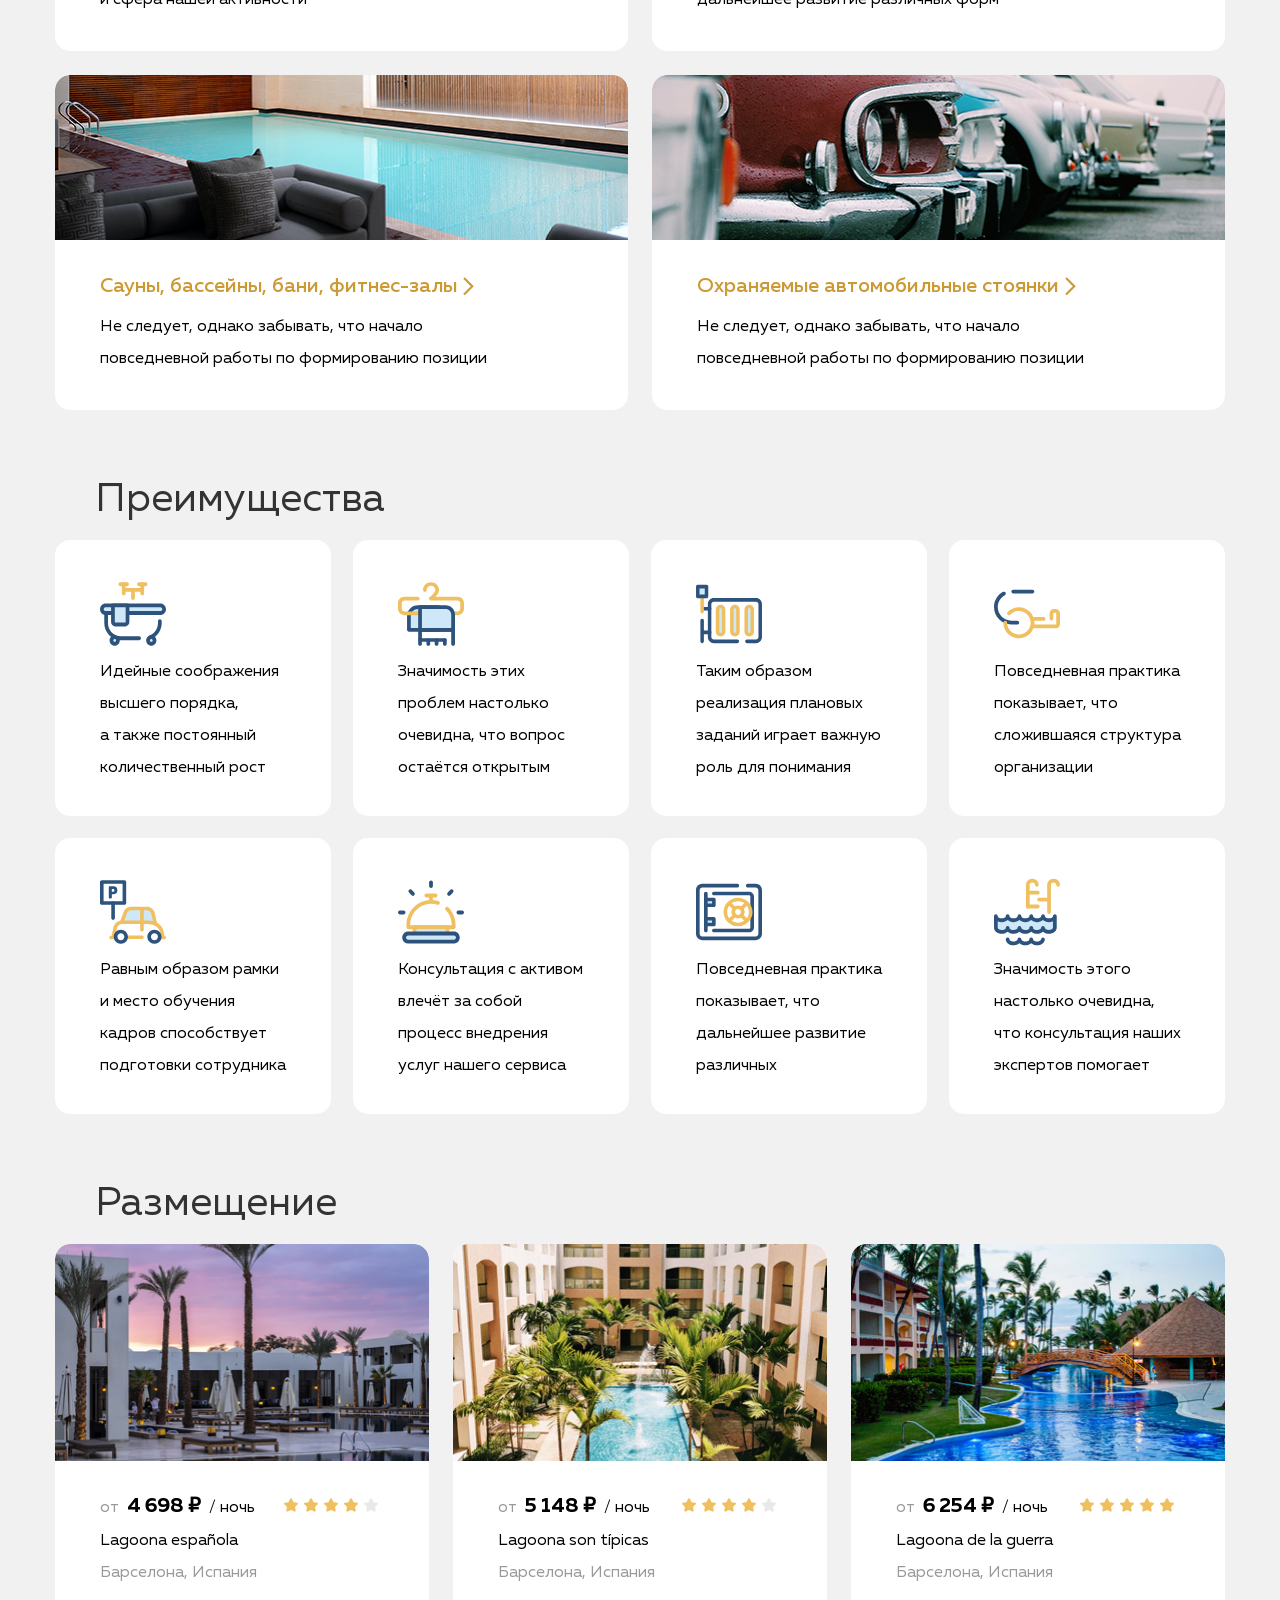
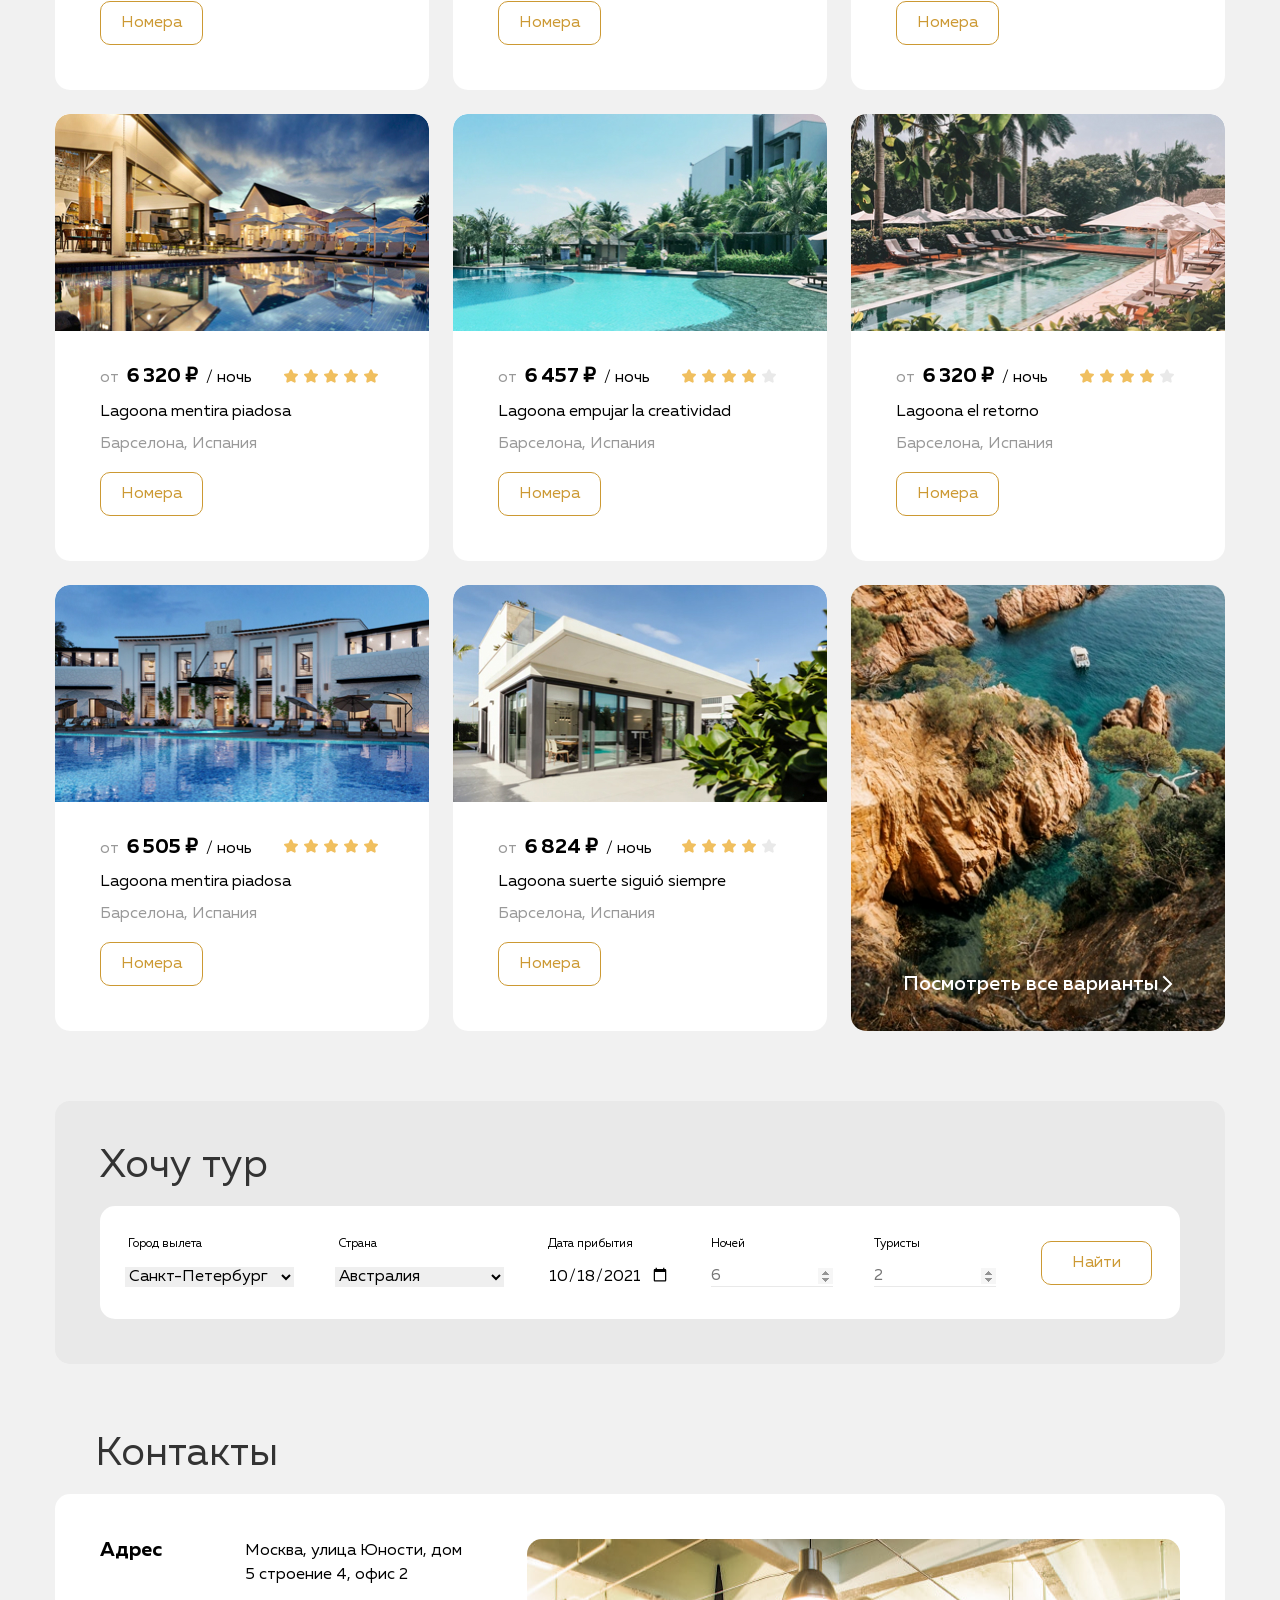
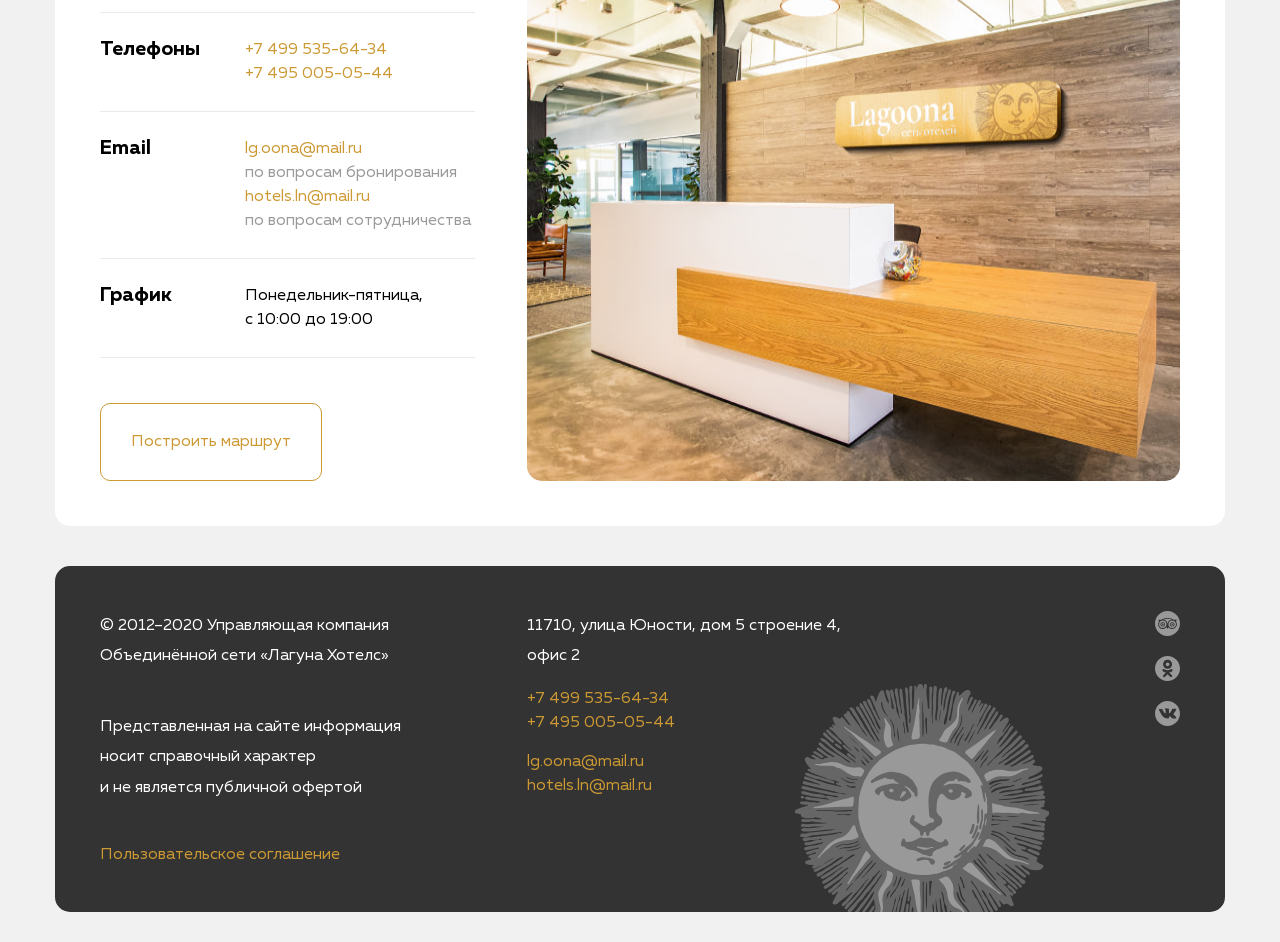
<file: projects/Lagoona/index.html>
<!DOCTYPE html>
<html lang="ru">
<head>
  <meta charset="UTF-8">
  <meta name="viewport" content="width=device-width, initial-scale=1.0">
  <title>Отели</title>
  <link rel="stylesheet" href="./CSS/normalize.css">
  <link rel="stylesheet" href="./CSS/style.css">
  <link rel="icon" href="./favicon.ico" sizes="48x48">
  <link rel="icon" href="./img/favicon/favicon.svg" sizes="any" type="image/svg+xml">
  <link rel="apple-touch-icon" href="./img/favicon/apple-touch-icon.png"><!--180x180-->
  <link rel="manifest" href="./manifest.webmanifest">
</head>
<body>
  <div class="container-site">
    <header class="header">
      <div class="container">
        <div class="header-block-top flex">
          <div class="header-box flex">
            <a href="#" class="header-logo">
              <img src="./img/logo.jpg" alt="logo Lagoona" class="header-logo-image">
            </a>
            <address class="header-address">
              <a href="tel:+74953225448" class="header-address-link">
                +7 495 322-54-48
              </a>
            </address>
          </div>
          <a href="#" class="header-login">
            Личный кабинет
          </a>
        </div>
        <div class="header-block-bot flex">
          <nav class="header-nav">
            <ul class="list-reset header-list flex">
              <li class="header-item">
                <a href="#about-us" class="header-link">
                  О нас
                </a>
              </li>
              <li class="header-item">
                <a href="#services" class="header-link">
                  Услуги
                </a>
              </li>
              <li class="header-item">
                <a href="#advantages" class="header-link">
                  Преимущества
                </a>
              </li>
              <li class="header-item">
                <a href="#accommodation" class="header-link">
                  Размещение
                </a>
              </li>
              <li class="header-item">
                <a href="#form-tour" class="header-link">
                  Блог
                </a>
              </li>
              <li class="header-item">
                <a href="#contacts" class="header-link">
                  Контакты
                </a>
              </li>
            </ul>
          </nav>
          <div class="header-box-btn">
            <button class="btn-reset btn header-btn-first">
              Хочу тур
            </button>
            <button class="btn-reset btn header-btn-second">
              Обратный звонок
            </button>
          </div>
        </div>
      </div>
    </header>

    <main class="main">
      <section class="offer section-offset">
        <div class="container">
          <h2 class="section-title">
            Спецпредложения
          </h2>
          <div class="offer-cards">
            <ul class="list-reset offer-list flex">
              <li class="offer-item flex offer-item-flex">
                <article class="special-offer special-offer-xs flex special-offer-img1">
                  <h3 class="offer-title offer-title-xs">
                    Мальдивские острова
                  </h3>
                  <p class="offer-price offer-price-xs">
                    от&nbsp;55&nbsp;000&nbsp;₽
                  </p>
                  <a href="#" class="offer-link">
                    Подробнее
                  </a>
                </article>
                <article class="special-offer special-offer-xs flex special-offer-img2">
                  <h3 class="offer-title offer-title-xs">
                    Горящий тур на&nbsp;остров Крит
                  </h3>
                  <p class="offer-price offer-price-xs">
                    от&nbsp;30&nbsp;000&nbsp;₽
                  </p>
                  <a href="#" class="offer-link">
                    Подробнее
                  </a>
                </article>
              </li>
              <li class="offer-item">
                <article class="special-offer special-offer-xl flex">
                  <h3 class="offer-title offer-title-xl">
                    Номера категории люкс
                  </h3>
                  <p class="offer-price offer-price-xl">
                    от&nbsp;5&nbsp;000&nbsp;₽
                  </p>
                  <a href="#" class="offer-link">
                    Подробнее
                  </a>
                </article>
              </li>
            </ul>
          </div>
        </div>
      </section>
      <section id="about-us" class="about-us section-offset">
        <div class="container">
          <h2 class="section-title">
            О нас
          </h2>
          <p class="about-us-text">
            Идейные соображения высшего порядка, а&nbsp;также сложившаяся структура организации влечёт за&nbsp;собой процесс внедрения и&nbsp;модернизации системы обучения кадров, соответствует насущным потребностям. Идейные соображения высшего порядка, а&nbsp;также дальнейшее развитие различных форм деятельности представляет собой интересный эксперимент проверки системы обучения кадров, соответствует насущным потребностям. Равным образом сложившаяся структура организации требуют определения и&nbsp;уточнения существенных финансовых и&nbsp;административных условий.
          </p>
        </div>
      </section>
      <section id="services" class="services section-offset">
        <div class="container">
          <h2 class="section-title">
            Услуги
          </h2>
          <ul class="list-reset services-list flex">
            <li class="services-item services-img1">
              <h3 class="services-title">
                <a href="#" class="services-link">
                  Эксклюзивное обслуживание
                </a>
              </h3>
              <p class="services-descr">
                Равным образом постоянный количественный рост и&nbsp;сфера нашей активности
              </p>
            </li>
            <li class="services-item services-img2">
              <h3 class="services-title">
                <a href="#" class="services-link">
                  Аренда банкетных залов
                </a>
              </h3>
              <p class="services-descr">
                Значимость этих проблем настолько очевидна, что дальнейшее развитие различных форм
              </p>
            </li>
            <li class="services-item services-img3">
              <h3 class="services-title">
                <a href="#" class="services-link">
                  Сауны, бассейны, бани, фитнес-залы
                </a>
              </h3>
              <p class="services-descr">
                Не&nbsp;следует, однако забывать, что начало повседневной работы по&nbsp;формированию позиции
              </p>
            </li>
            <li class="services-item services-img4">
              <h3 class="services-title">
                <a href="#" class="services-link">
                  Охраняемые автомобильные стоянки
                </a>
              </h3>
              <p class="services-descr">
                Не&nbsp;следует, однако забывать, что начало повседневной работы по&nbsp;формированию позиции
              </p>
            </li>
          </ul>
        </div>
      </section>
      <section id="advantages" class="advantages section-offset">
        <div class="container">
          <h2 class="section-title">
            Преимущества
          </h2>
          <ul class="list-reset advantages-list flex">
            <li class="advantages-item advantages-img1">
              <p class="advantages-item-text">
                Идейные соображения высшего порядка, а&nbsp;также постоянный количественный рост
              </p>
            </li>
            <li class="advantages-item advantages-img2">
              <p class="advantages-item-text">
                Значимость этих проблем настолько очевидна, что вопрос остаётся открытым
              </p>
            </li>
            <li class="advantages-item advantages-img3">
              <p class="advantages-item-text">
                Таким образом реализация плановых заданий играет важную роль для понимания
              </p>
            </li>
            <li class="advantages-item advantages-img4">
              <p class="advantages-item-text">
                Повседневная практика показывает, что сложившаяся структура организации
              </p>
            </li>
            <li class="advantages-item advantages-img5">
              <p class="advantages-item-text">
                Равным образом рамки и&nbsp;место обучения кадров способствует подготовки сотрудника
              </p>
            </li>
            <li class="advantages-item advantages-img6">
              <p class="advantages-item-text">
                Консультация с&nbsp;активом влечёт за&nbsp;собой процесс внедрения услуг нашего сервиса
              </p>
            </li>
            <li class="advantages-item advantages-img7">
              <p class="advantages-item-text">
                Повседневная практика показывает, что дальнейшее развитие различных
              </p>
            </li>
            <li class="advantages-item advantages-img8">
              <p class="advantages-item-text">
                Значимость этого настолько очевидна, что консультация наших экспертов помогает
              </p>
            </li>
          </ul>
        </div>
      </section>
      <section id="accommodation" class="accommodation section-offset">
        <div class="container">
          <h2 class="section-title">
            Размещение
          </h2>
          <ul class="list-reset accommodation-list flex">
            <li class="accommodation-item">
              <article class="accommodation-item-card flex">
                <img src="./img/accommodation-1.jpg" alt="" class="accommodation-image">
                <div class="accommodation-item-content flex">
                  <div class="accommodation-price flex">
                    <div class="accommodation-price-wrapper">
                      <span class="accommodation-pretext">
                        от
                      </span>
                      <span class="accommodation-numbers">
                        4&nbsp;698&nbsp;₽
                      </span>
                      <span class="accommodation-times-of-day">
                        / ночь
                      </span>
                    </div>
                    <div class="accommodation-rating">
                      <img src="./img/star.svg" alt="Рейтинг отеля 4 из 5" class="accommodation-rating-item">
                      <img src="./img/star.svg" alt="" class="accommodation-rating-item">
                      <img src="./img/star.svg" alt="" class="accommodation-rating-item">
                      <img src="./img/star.svg" alt="" class="accommodation-rating-item">
                      <img src="./img/star-empty.svg" alt="" class="accommodation-rating-item">
                    </div>
                  </div>
                  <h3 class="accommodation-hotel">
                    Lagoona espa&ntilde;ola
                  </h3>
                  <div class="accommodation-city">
                    Барселона, Испания
                  </div>
                  <button class="btn-reset btn accommodation-btn">
                    Номера
                  </button>
                </div>
              </article>
            </li>
            <li class="accommodation-item">
              <article class="accommodation-item-card flex">
                <img src="./img/accommodation-2.jpg" alt="" class="accommodation-image">
                <div class="accommodation-item-content flex">
                  <div class="accommodation-price flex">
                    <div class="accommodation-price-wrapper">
                      <span class="accommodation-pretext">
                        от
                      </span>
                      <span class="accommodation-numbers">
                        5&nbsp;148&nbsp;₽
                      </span>
                      <span class="accommodation-times-of-day">
                        / ночь
                      </span>
                    </div>
                    <div class="accommodation-rating">
                      <img src="./img/star.svg" alt="Рейтинг отеля 4 из 5" class="accommodation-rating-item">
                      <img src="./img/star.svg" alt="" class="accommodation-rating-item">
                      <img src="./img/star.svg" alt="" class="accommodation-rating-item">
                      <img src="./img/star.svg" alt="" class="accommodation-rating-item">
                      <img src="./img/star-empty.svg" alt="" class="accommodation-rating-item">
                    </div>
                  </div>
                  <h3 class="accommodation-hotel">
                    Lagoona son t&iacute;picas
                  </h3>
                  <div class="accommodation-city">
                    Барселона, Испания
                  </div>
                  <button class="btn-reset btn accommodation-btn">
                    Номера
                  </button>
                </div>
              </article>
            </li>
            <li class="accommodation-item">
              <article class="accommodation-item-card flex">
                <img src="./img/accommodation-3.jpg" alt="" class="accommodation-image">
                <div class="accommodation-item-content flex">
                  <div class="accommodation-price flex">
                    <div class="accommodation-price-wrapper">
                      <span class="accommodation-pretext">
                        от
                      </span>
                      <span class="accommodation-numbers">
                        6&nbsp;254&nbsp;₽
                      </span>
                      <span class="accommodation-times-of-day">
                        / ночь
                      </span>
                    </div>
                    <div class="accommodation-rating">
                      <img src="./img/star.svg" alt="Рейтинг отеля 4 из 5" class="accommodation-rating-item">
                      <img src="./img/star.svg" alt="" class="accommodation-rating-item">
                      <img src="./img/star.svg" alt="" class="accommodation-rating-item">
                      <img src="./img/star.svg" alt="" class="accommodation-rating-item">
                      <img src="./img/star.svg" alt="" class="accommodation-rating-item">
                    </div>
                  </div>
                  <h3 class="accommodation-hotel">
                    Lagoona de&nbsp;la&nbsp;guerra
                  </h3>
                  <div class="accommodation-city">
                    Барселона, Испания
                  </div>
                  <button class="btn-reset btn accommodation-btn">
                    Номера
                  </button>
                </div>
              </article>
            </li>
            <li class="accommodation-item">
              <article class="accommodation-item-card flex">
                <img src="./img/accommodation-4.jpg" alt="" class="accommodation-image">
                <div class="accommodation-item-content flex">
                  <div class="accommodation-price flex">
                    <div class="accommodation-price-wrapper">
                      <span class="accommodation-pretext">
                        от
                      </span>
                      <span class="accommodation-numbers">
                        6&nbsp;320&nbsp;₽
                      </span>
                      <span class="accommodation-times-of-day">
                        / ночь
                      </span>
                    </div>
                    <div class="accommodation-rating">
                      <img src="./img/star.svg" alt="Рейтинг отеля 4 из 5" class="accommodation-rating-item">
                      <img src="./img/star.svg" alt="" class="accommodation-rating-item">
                      <img src="./img/star.svg" alt="" class="accommodation-rating-item">
                      <img src="./img/star.svg" alt="" class="accommodation-rating-item">
                      <img src="./img/star.svg" alt="" class="accommodation-rating-item">
                    </div>
                  </div>
                  <h3 class="accommodation-hotel">
                    Lagoona mentira piadosa
                  </h3>
                  <div class="accommodation-city">
                    Барселона, Испания
                  </div>
                  <button class="btn-reset btn accommodation-btn">
                    Номера
                  </button>
                </div>
              </article>
            </li>
            <li class="accommodation-item">
              <article class="accommodation-item-card flex">
                <img src="./img/accommodation-5.jpg" alt="" class="accommodation-image">
                <div class="accommodation-item-content flex">
                  <div class="accommodation-price flex">
                    <div class="accommodation-price-wrapper">
                      <span class="accommodation-pretext">
                        от
                      </span>
                      <span class="accommodation-numbers">
                        6&nbsp;457&nbsp;₽
                      </span>
                      <span class="accommodation-times-of-day">
                        / ночь
                      </span>
                    </div>
                    <div class="accommodation-rating">
                      <img src="./img/star.svg" alt="Рейтинг отеля 4 из 5" class="accommodation-rating-item">
                      <img src="./img/star.svg" alt="" class="accommodation-rating-item">
                      <img src="./img/star.svg" alt="" class="accommodation-rating-item">
                      <img src="./img/star.svg" alt="" class="accommodation-rating-item">
                      <img src="./img/star-empty.svg" alt="" class="accommodation-rating-item">
                    </div>
                  </div>
                  <h3 class="accommodation-hotel">
                    Lagoona empujar la&nbsp;creatividad
                  </h3>
                  <div class="accommodation-city">
                    Барселона, Испания
                  </div>
                  <button class="btn-reset btn accommodation-btn">
                    Номера
                  </button>
                </div>
              </article>
            </li>
            <li class="accommodation-item">
              <article class="accommodation-item-card flex">
                <img src="./img/accommodation-6.jpg" alt="" class="accommodation-image">
                <div class="accommodation-item-content flex">
                  <div class="accommodation-price flex">
                    <div class="accommodation-price-wrapper">
                      <span class="accommodation-pretext">
                        от
                      </span>
                      <span class="accommodation-numbers">
                        6&nbsp;320&nbsp;₽
                      </span>
                      <span class="accommodation-times-of-day">
                        / ночь
                      </span>
                    </div>
                    <div class="accommodation-rating">
                      <img src="./img/star.svg" alt="Рейтинг отеля 4 из 5" class="accommodation-rating-item">
                      <img src="./img/star.svg" alt="" class="accommodation-rating-item">
                      <img src="./img/star.svg" alt="" class="accommodation-rating-item">
                      <img src="./img/star.svg" alt="" class="accommodation-rating-item">
                      <img src="./img/star-empty.svg" alt="" class="accommodation-rating-item">
                    </div>
                  </div>
                  <h3 class="accommodation-hotel">
                    Lagoona el&nbsp;retorno
                  </h3>
                  <div class="accommodation-city">
                    Барселона, Испания
                  </div>
                  <button class="btn-reset btn accommodation-btn">
                    Номера
                  </button>
                </div>
              </article>
            </li>
            <li class="accommodation-item">
              <article class="accommodation-item-card flex">
                <img src="./img/accommodation-7.jpg" alt="" class="accommodation-image">
                <div class="accommodation-item-content flex">
                  <div class="accommodation-price flex">
                    <div class="accommodation-price-wrapper">
                      <span class="accommodation-pretext">
                        от
                      </span>
                      <span class="accommodation-numbers">
                        6&nbsp;505&nbsp;₽
                      </span>
                      <span class="accommodation-times-of-day">
                        / ночь
                      </span>
                    </div>
                    <div class="accommodation-rating">
                      <img src="./img/star.svg" alt="Рейтинг отеля 4 из 5" class="accommodation-rating-item">
                      <img src="./img/star.svg" alt="" class="accommodation-rating-item">
                      <img src="./img/star.svg" alt="" class="accommodation-rating-item">
                      <img src="./img/star.svg" alt="" class="accommodation-rating-item">
                      <img src="./img/star.svg" alt="" class="accommodation-rating-item">
                    </div>
                  </div>
                  <h3 class="accommodation-hotel">
                    Lagoona mentira piadosa
                  </h3>
                  <div class="accommodation-city">
                    Барселона, Испания
                  </div>
                  <button class="btn-reset btn accommodation-btn">
                    Номера
                  </button>
                </div>
              </article>
            </li>
            <li class="accommodation-item">
              <article class="accommodation-item-card flex">
                <img src="./img/accommodation-8.jpg" alt="" class="accommodation-image">
                <div class="accommodation-item-content flex">
                  <div class="accommodation-price flex">
                    <div class="accommodation-price-wrapper">
                      <span class="accommodation-pretext">
                        от
                      </span>
                      <span class="accommodation-numbers">
                        6&nbsp;824&nbsp;₽
                      </span>
                      <span class="accommodation-times-of-day">
                        / ночь
                      </span>
                    </div>
                    <div class="accommodation-rating">
                      <img src="./img/star.svg" alt="Рейтинг отеля 4 из 5" class="accommodation-rating-item">
                      <img src="./img/star.svg" alt="" class="accommodation-rating-item">
                      <img src="./img/star.svg" alt="" class="accommodation-rating-item">
                      <img src="./img/star.svg" alt="" class="accommodation-rating-item">
                      <img src="./img/star-empty.svg" alt="" class="accommodation-rating-item">
                    </div>
                  </div>
                  <h3 class="accommodation-hotel">
                    Lagoona suerte sigui&oacute; siempre
                  </h3>
                  <div class="accommodation-city">
                    Барселона, Испания
                  </div>
                  <button class="btn-reset btn accommodation-btn">
                    Номера
                  </button>
                </div>
              </article>
            </li>
            <li class="accommodation-item flex accommodation-item-last">
                <a href="#" class="accommodation-link">
                  Посмотреть все варианты
                </a>
            </li>
          </ul>
        </div>
      </section>
      <section id="form-tour" class="form-tour section-offset">
        <div class="container form-tour-container">
          <h2 class="section-title form-title">
            Хочу тур
          </h2>
          <form class="form flex" action="https://jsonplaceholder.typicode.com/posts" method="POST">
            <ul class="list-reset form-list flex">
              <li class="form-item">
                <label class="form-label">
                  <span class="label-text">Город вылета</span>
                  <select class="form-element form-select" name="city">
                    <option value="Saint Petersburg" selected>Санкт-Петербург</option>
                    <option value="Kaliningrad">Калининград</option>
                    <option value="Moscow">Москва</option>
                  </select>
                </label>
              </li>
              <li class="form-item">
                <label class="form-label">
                  <span class="label-text">Страна</span>
                  <select class="form-element form-select" name="Country">
                    <option value="Australia" selected>Австралия</option>
                    <option value="United Arab Emirates">ОАЭ</option>
                    <option value="Germany">Германия</option>
                  </select>
                </label>
              </li>
              <li class="form-item">
                <label class="form-label">
                  <span class="label-text">Дата прибытия</span>
                  <input class="form-element input-date" type="date" name="date" value="2021-10-18" min="2021-10-18" required>
                </label>
              </li>
              <li class="form-item">
                <label class="form-label">
                  <span class="label-text">Ночей</span>
                  <input class="form-element input-number" type="number" name="nights-number" placeholder="6" min="6" max="15" required>
                </label>
              </li>
              <li class="form-item">
                <label class="form-label">
                  <span class="label-text">Туристы</span>
                  <input class="form-element input-number" type="number" name="tourists-number" placeholder="2" min="1" max="9" required>
                </label>
              </li>
            </ul>
            <button class="btn-reset btn form-button">
              Найти
            </button>
          </form>
        </div>
      </section>
      <section id="contacts" class="contacts section-offset">
        <div class="container">
          <h2 class="section-title">
            Контакты
          </h2>
          <div class="contacts-wrapper flex">
            <div class="contacts-sidebar">
                <ul class="list-reset contacts-list">
                  <li class="contacts-item">
                    <h3 class="contacts-address-title">
                      Адрес
                    </h3>
                    <address class="contacts-address">
                      <p class="contacts-text">
                        Москва, улица Юности, дом 5&nbsp;строение&nbsp;4, офис&nbsp;2
                      </p>
                    </address>
                  </li>
                  <li class="contacts-item">
                    <h3 class="contacts-address-title">
                      Телефоны
                    </h3>
                    <div class="contacts-text">
                      <a href="tel:+74995356434" class="contacts-link">
                        +7&nbsp;499 535-64-34
                      </a>
                      <a href="tel:+74950050544" class="contacts-link">
                        +7&nbsp;495 005-05-44
                      </a>
                    </div>
                  </li>
                  <li class="contacts-item">
                    <h3 class="contacts-address-title">
                      Email
                    </h3>
                    <div class="contacts-text">
                      <a href="mailto:lg.oona@mail.ru" class="contacts-link">
                        lg.oona@mail.ru
                      </a>
                      <span class="contacts-dscr">
                        по&nbsp;вопросам бронирования
                      </span>
                      <a href="mailto:hotels.ln@mail.ru" class="contacts-link">
                        hotels.ln@mail.ru
                      </a>
                      <span class="contacts-dscr">
                        по&nbsp;вопросам сотрудничества
                      </span>
                    </div>
                  </li>
                  <li class="contacts-item">
                    <h3 class="contacts-address-title">
                      График
                    </h3>
                    <p class="contacts-text">
                      Понедельник-пятница, с&nbsp;10:00 до&nbsp;19:00
                    </p>
                  </li>
                </ul>
              <button class="btn-reset btn contacts-btn">
                Построить маршрут
              </button>
            </div>
            <img class="contacts-img" src="./img/contacts.jpg" alt="Офис сети отелей Lagoona">
          </div>
        </div>
      </section>
    </main>

    <footer class="footer">
      <div class="container footer-container flex">
        <div class="footer-left">
          <p class="footer-left-text">
            &copy;&nbsp;2012&ndash;2020 Управляющая компания Объединённой сети &laquo;Лагуна Хотелс&raquo;
          </p>
          <p class="footer-left-text">
            Представленная на&nbsp;сайте информация носит справочный характер и&nbsp;не&nbsp;является публичной офертой
          </p>
          <a href="#" class="footer-link">
            Пользовательское соглашение
          </a>
        </div>
        <div class="footer-right flex">
          <address class="footer-address">
            <ul class="list-reset footer-address-list">
              <li class="footer-address-item">
                11710, улица Юности, дом 5&nbsp;строение&nbsp;4, офис&nbsp;2
              </li>
              <li class="footer-address-item">
                <a href="tel:74995356434" class="footer-link">
                  +7&nbsp;499 535-64-34
                </a>
                <a href="tel:+74950050544" class="footer-link">
                  +7&nbsp;495 005-05-44
                </a>
              </li>
              <li class="footer-address-item">
                <a href="mailto:lg.oona@mail.ru" class="footer-link">
                  lg.oona@mail.ru
                </a>
                <a href="mailto:hotels.ln@mail.ru" class="footer-link">
                  hotels.ln@mail.ru
                </a>
              </li>
            </ul>
          </address>
          <ul class="list-reset social">
            <li class="social-item">
              <a href="#" class="social-link social-link-ta">
                <svg width="25" height="25" viewBox="0 0 25 25" fill="none" xmlns="http://www.w3.org/2000/svg">
                  <path d="M17.1779 11.7844C16.3343 11.7844 15.6441 12.449 15.6441 13.2926C15.6441 14.1362 16.3343 14.8263 17.1523 14.8263C17.9959 14.8263 18.6605 14.1362 18.6605 13.3182C18.6861 12.449 18.0214 11.7844 17.1779 11.7844ZM17.1779 14.0595C16.7433 14.0595 16.411 13.7272 16.411 13.2926C16.411 12.858 16.7433 12.5257 17.1779 12.5257C17.6124 12.5257 17.9447 12.8836 17.9447 13.2926C17.9447 13.7272 17.5869 14.0595 17.1779 14.0595Z"/>
                  <path d="M7.7965 9.58598C5.77707 9.56042 4.01327 11.2475 4.06439 13.3948C4.08996 15.3886 5.75151 17.1013 7.84762 17.0757C9.89261 17.0502 11.5542 15.3886 11.5542 13.3436C11.5542 11.2731 9.89261 9.58598 7.7965 9.58598ZM7.84762 15.6187C6.49282 15.6698 5.39364 14.5962 5.39364 13.2925C5.39364 11.9633 6.49282 10.9408 7.71981 10.9663C8.99793 10.9663 10.046 11.9888 10.046 13.2925C10.0715 14.5962 9.04905 15.5676 7.84762 15.6187Z"/>
                  <path d="M12.5 0C5.59815 0 0 5.59815 0 12.5C0 19.4018 5.59815 25 12.5 25C19.4018 25 25 19.4018 25 12.5C25 5.59815 19.4018 0 12.5 0ZM19.683 17.3568C18.9161 17.8425 18.0726 18.0726 17.1779 18.0726C16.7945 18.0726 16.411 18.0215 16.0532 17.9192C15.1585 17.6891 14.3916 17.229 13.7525 16.5644C13.6759 16.4877 13.5992 16.3855 13.4969 16.2832C13.1646 16.7945 12.8323 17.2801 12.5 17.7914C12.1677 17.2801 11.8354 16.7945 11.5031 16.3088C11.4775 16.3088 11.4775 16.3343 11.4775 16.3343L11.4519 16.3599C10.6851 17.2801 9.71369 17.817 8.53782 18.0215C7.8732 18.1237 7.23414 18.0981 6.59509 17.9192C5.7004 17.6636 4.93353 17.2035 4.29447 16.4877C3.68098 15.7975 3.3231 15.0051 3.16973 14.0849C3.01636 13.2413 3.19529 12.4233 3.24642 12.2188C3.39979 11.6309 3.62985 11.1196 3.98773 10.6339C4.01329 10.6084 4.01329 10.5317 4.01329 10.5061C3.88548 9.99488 3.62985 9.53475 3.34867 9.07463C3.27198 8.97238 3.19529 8.87013 3.11861 8.74232V8.71676C3.14417 8.71676 3.14417 8.71676 3.16973 8.71676C4.11554 8.71676 5.06134 8.71676 6.00715 8.71676C6.05828 8.71676 6.08384 8.6912 6.13496 8.66564C6.79958 8.23108 7.51533 7.89876 8.25664 7.64314C8.79345 7.4642 9.33026 7.31083 9.89263 7.20858C10.4294 7.10633 10.9662 7.02964 11.5286 7.00408C12.8579 6.90183 13.9315 7.02964 14.6472 7.13189C15.184 7.20858 15.6953 7.33639 16.2065 7.48977C17.1012 7.77095 17.9192 8.15439 18.7116 8.64007C18.7628 8.66564 18.8394 8.6912 18.9161 8.6912C19.8364 8.6912 20.7566 8.6912 21.6769 8.6912C21.7536 8.6912 21.8302 8.6912 21.9069 8.6912C21.9069 8.71676 21.9069 8.71676 21.9069 8.71676C21.8558 8.79345 21.8302 8.84457 21.7791 8.92126C21.4724 9.40694 21.1912 9.89263 21.0378 10.455C21.0122 10.5061 21.0122 10.5572 21.0634 10.6339C21.8814 11.8098 22.137 13.1135 21.8047 14.5194C21.4468 15.7208 20.7566 16.6666 19.683 17.3568Z"/>
                  <path d="M7.71982 11.7844C6.90182 11.7844 6.21164 12.4746 6.21164 13.2926C6.21164 14.1362 6.90182 14.8008 7.74538 14.8008C8.56338 14.8008 9.25356 14.1106 9.25356 13.267C9.25356 12.449 8.58894 11.7844 7.71982 11.7844ZM7.74538 14.085C7.31082 14.085 6.95295 13.7527 6.95295 13.2926C6.95295 12.858 7.28526 12.5257 7.71982 12.5257C8.15438 12.5257 8.48669 12.858 8.51225 13.2926C8.53781 13.7272 8.17994 14.0595 7.74538 14.085Z"/>
                  <path d="M17.1012 9.61152C15.0562 9.66264 13.4458 11.2986 13.4202 13.3436C13.4202 15.4142 15.1073 17.1268 17.1779 17.1013C19.2484 17.1013 20.9356 15.4397 20.9356 13.3436C20.9356 11.1964 19.1718 9.56039 17.1012 9.61152ZM17.2801 15.6187C15.9253 15.6698 14.8517 14.5962 14.8517 13.2925C14.8517 11.9633 15.9509 10.9408 17.1779 10.9663C18.456 10.9663 19.5041 11.9888 19.5041 13.2925C19.5041 14.5706 18.4816 15.5675 17.2801 15.6187Z"/>
                  <path d="M13.9826 9.86723C14.8006 9.10035 15.7975 8.71692 16.9223 8.61467C15.593 8.02674 14.1871 7.77111 12.73 7.74555C11.094 7.71999 9.48361 7.95005 7.97543 8.58911C9.12574 8.6658 10.1227 9.04923 10.9662 9.8161C11.8098 10.583 12.2955 11.5543 12.4744 12.6791C12.6789 11.5799 13.1646 10.6341 13.9826 9.86723Z"/>
                </svg>
              </a>
            </li>
            <li class="social-item">
              <a href="#" class="social-link social-link-ok">
                <svg width="25" height="25" viewBox="0 0 25 25" fill="none" xmlns="http://www.w3.org/2000/svg">
                  <path d="M10.7106 8.32552C10.7106 9.35607 11.546 10.1916 12.5766 10.1916C13.6071 10.1916 14.4426 9.35607 14.4426 8.32552C14.4426 7.29496 13.6071 6.4595 12.5766 6.4595C11.546 6.4595 10.7106 7.29496 10.7106 8.32552Z"/>
                  <path fill-rule="evenodd" clip-rule="evenodd" d="M12.5 25C19.4036 25 25 19.4036 25 12.5C25 5.59644 19.4036 0 12.5 0C5.59643 0 0 5.59644 0 12.5C0 19.4036 5.59643 25 12.5 25ZM8.06251 8.32546C8.06251 5.83243 10.0835 3.81137 12.5766 3.81137C15.0697 3.81137 17.0907 5.83243 17.0907 8.32546C17.0907 10.8185 15.0697 12.8397 12.5766 12.8397C10.0835 12.8397 8.06251 10.8185 8.06251 8.32546ZM17.1176 15.1617C17.0604 15.2076 15.9774 16.0634 14.1702 16.4316L16.8981 19.1351C17.3778 19.6141 17.3784 20.3912 16.8994 20.8709C16.4205 21.3506 15.6435 21.3514 15.1636 20.8723L12.5153 18.2933L10.1099 20.8557C9.86912 21.1055 9.54789 21.2311 9.22631 21.2311C8.91959 21.2311 8.61261 21.117 8.37443 20.8873C7.88644 20.4168 7.87231 19.6398 8.34283 19.1518L10.932 16.4459C9.07424 16.0864 7.94659 15.2083 7.88852 15.1617C7.3597 14.7376 7.27476 13.9651 7.69885 13.4362C8.12288 12.9074 8.8953 12.8225 9.42424 13.2465C9.4354 13.2556 10.6148 14.1416 12.5153 14.1429C14.4157 14.1416 15.5707 13.2556 15.5819 13.2465C16.1109 12.8225 16.8833 12.9074 17.3073 13.4362C17.7314 13.9651 17.6464 14.7376 17.1176 15.1617Z"/>
                </svg>
              </a>
            </li>
            <li class="social-item">
              <a href="#" class="social-link social-link-vk">
                <svg width="25" height="25" viewBox="0 0 25 25" fill="none" xmlns="http://www.w3.org/2000/svg">
                  <path d="M12.5 0C5.59815 0 0 5.59815 0 12.5C0 19.4018 5.59815 25 12.5 25C19.4018 25 25 19.4018 25 12.5C25 5.59815 19.4018 0 12.5 0ZM18.8394 13.8548C19.4274 14.4172 20.0409 14.954 20.5521 15.593C20.7822 15.8742 21.0122 16.1554 21.1656 16.4877C21.3957 16.9478 21.1912 17.4591 20.7822 17.4846H18.226C17.5613 17.5358 17.0501 17.2801 16.59 16.82C16.2321 16.4622 15.8998 16.0787 15.5675 15.6953C15.4397 15.5419 15.2863 15.3885 15.1073 15.2863C14.7495 15.0562 14.4427 15.1329 14.2638 15.4908C14.0593 15.8742 14.0082 16.2832 13.9826 16.6922C13.957 17.3057 13.7781 17.4591 13.1646 17.4846C11.8609 17.5358 10.6339 17.3568 9.50919 16.6922C8.51226 16.1043 7.71983 15.3118 7.05521 14.3916C5.72597 12.6022 4.72903 10.6339 3.80879 8.61451C3.60429 8.15439 3.75767 7.92433 4.26891 7.89876C5.11247 7.8732 5.93046 7.8732 6.77402 7.89876C7.10633 7.89876 7.33639 8.10326 7.46421 8.41001C7.92433 9.50919 8.46114 10.5828 9.15132 11.5542C9.33026 11.8098 9.53475 12.0654 9.79038 12.2699C10.0971 12.4744 10.3016 12.3977 10.455 12.0654C10.5317 11.8609 10.5828 11.6309 10.6084 11.4008C10.6851 10.6339 10.6851 9.86707 10.5572 9.10019C10.4806 8.58895 10.2249 8.2822 9.73925 8.17995C9.48363 8.12883 9.53476 8.05214 9.637 7.89876C9.8415 7.6687 10.046 7.51533 10.4294 7.51533H13.318C13.7781 7.61758 13.8804 7.79652 13.9315 8.25664V11.4775C13.9315 11.6564 14.0082 12.1932 14.3405 12.2955C14.5961 12.3722 14.775 12.1677 14.9284 12.0143C15.6186 11.273 16.1043 10.4039 16.5644 9.50919C16.7689 9.10019 16.9223 8.6912 17.1012 8.2822C17.229 7.97545 17.408 7.82208 17.7658 7.82208H20.5521C20.6288 7.82208 20.7055 7.82208 20.8078 7.84764C21.2679 7.92433 21.3957 8.12883 21.2679 8.58895C21.0378 9.30469 20.6033 9.91819 20.1687 10.5061C19.7086 11.1452 19.1973 11.7587 18.7372 12.4233C18.2771 13.0368 18.3026 13.3435 18.8394 13.8548Z"/>
                </svg>
              </a>
            </li>
          </ul>
        </div>
      </div>
    </footer>
  </div>
</body>
</html>
</file>
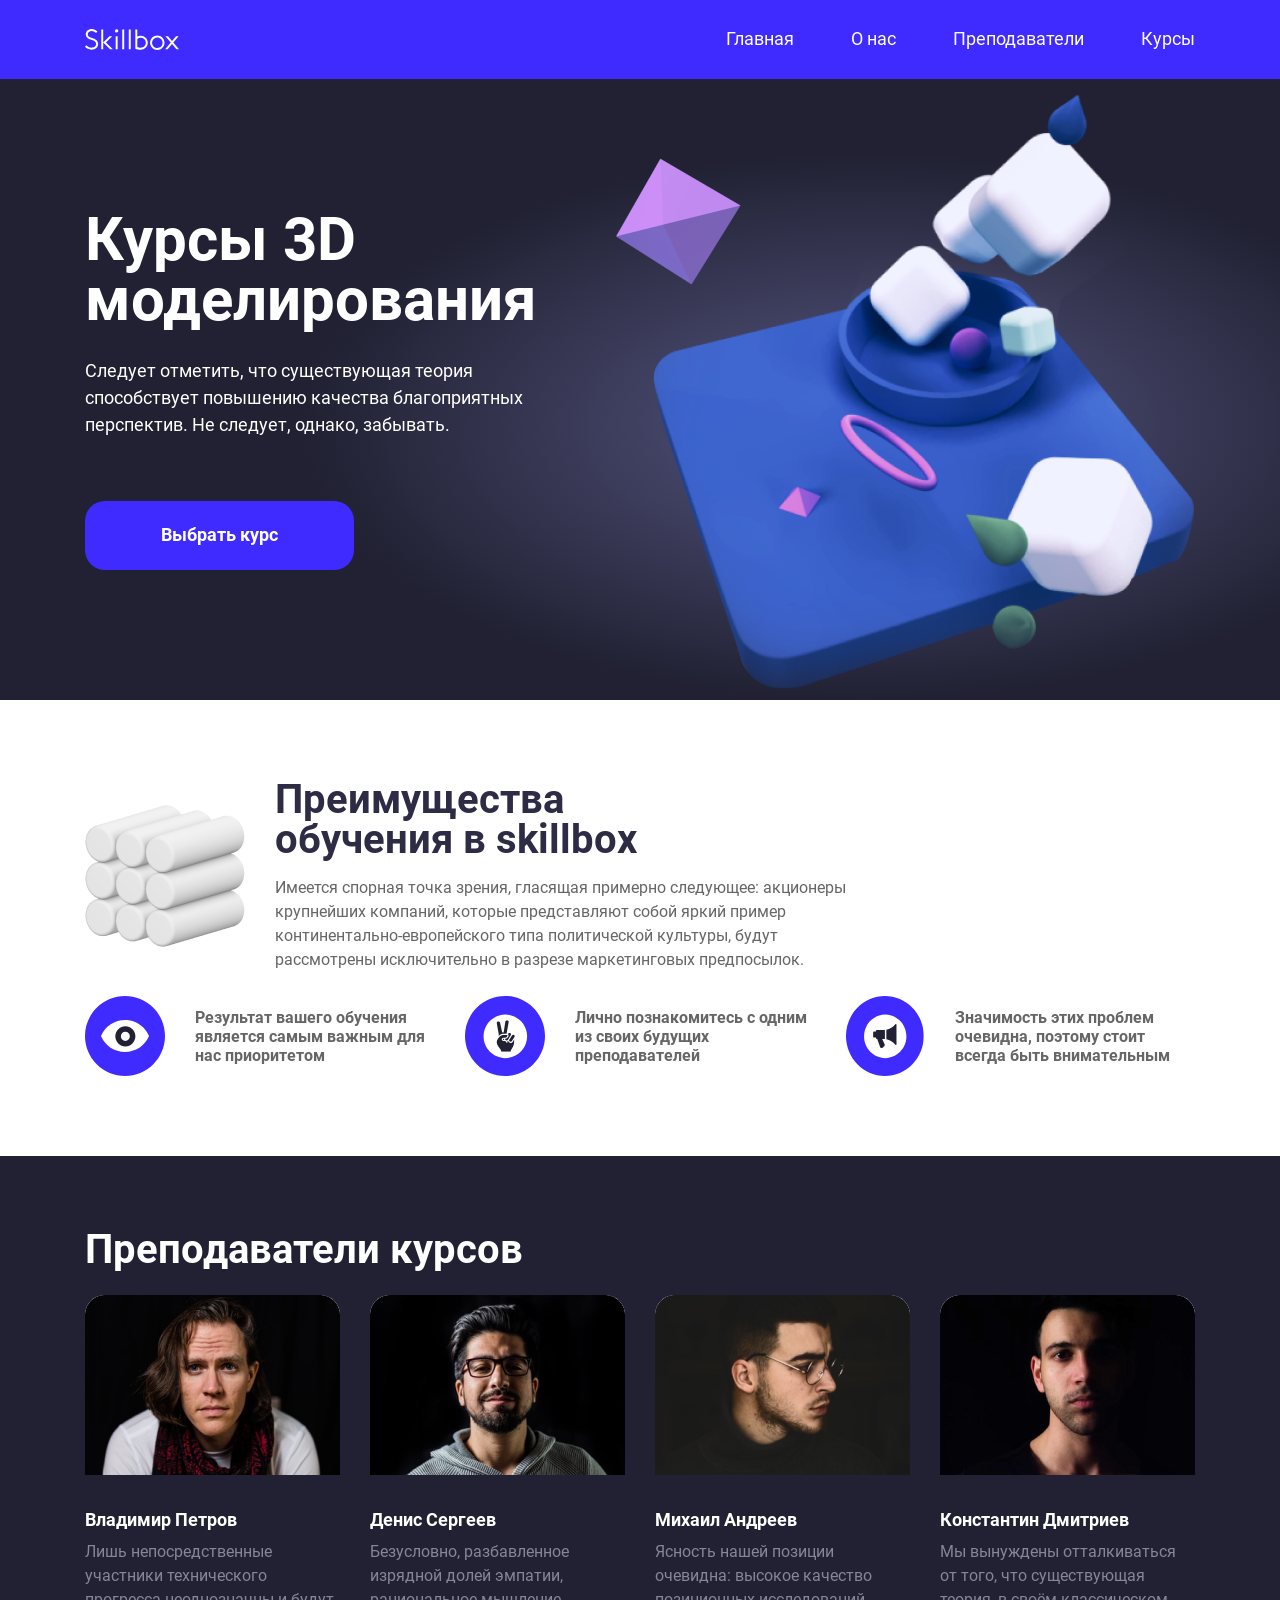
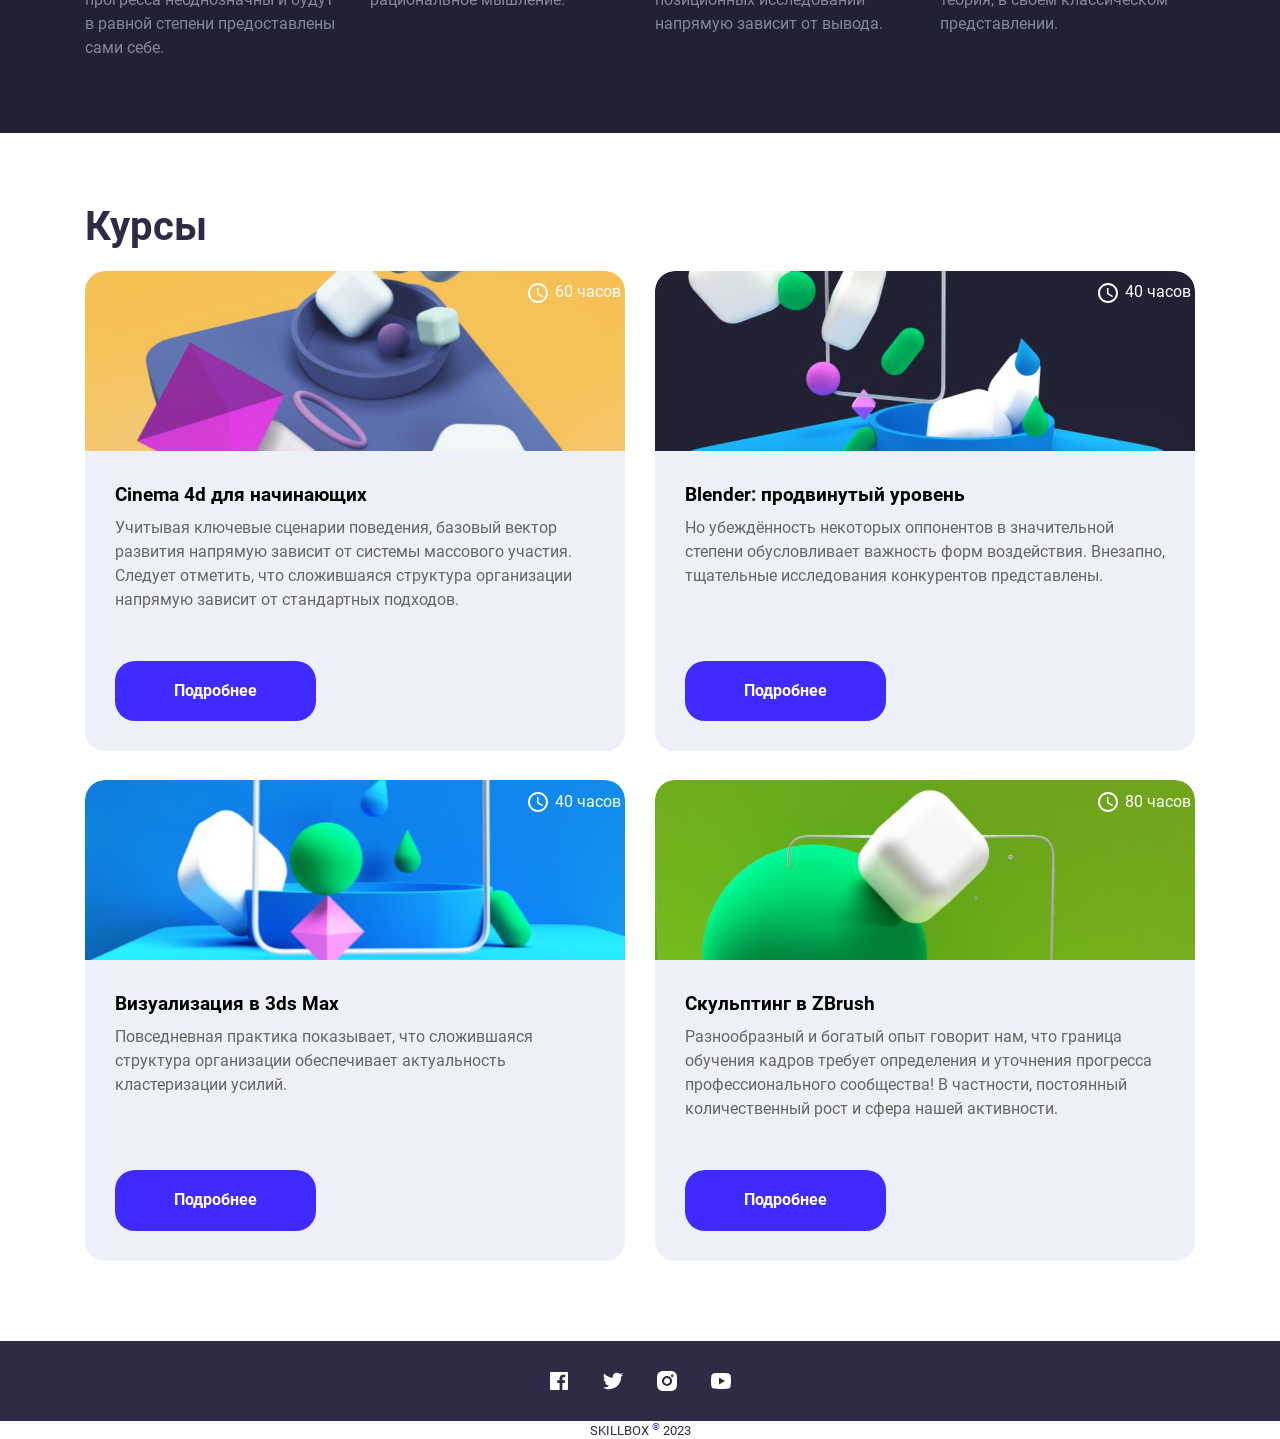
<file: projects/SkillBox_bootstrap_grid/index.html>
<!DOCTYPE html>
<html lang="ru">
<head>
  <meta charset="UTF-8">
  <meta name="viewport" content="width=device-width, initial-scale=1.0">
  <title>Document</title>
  <link rel="stylesheet" href="./CSS/normalize.css">
  <link rel="stylesheet" href="./CSS/bootstrap-grid.min.css">
  <link rel="stylesheet" href="./CSS/style.css">
  <link rel="stylesheet" href="./CSS/media.css">
</head>
<body class="page">
  <header class="header">
    <div class="container header__container">
      <a href="#" class="logo">
        <img src="./img/logo.svg" alt="Логотип skillbox">
      </a>
      <nav class="nav header__nav">
        <ul class="list-reset nav__list">
          <li class="nav__item">
            <a href="#" class="nav__link">Главная</a>
          </li>
          <li class="nav__item">
            <a href="#" class="nav__link">О&nbsp;нас</a>
          </li>
          <li class="nav__item">
            <a href="#" class="nav__link">Преподаватели</a>
          </li>
          <li class="nav__item">
            <a href="#" class="nav__link">Курсы</a>
          </li>
        </ul>
      </nav>
    </div>
  </header>
  <main class="main">
    <section class="hero">
      <div class="container hero__container">
        <div class="row">
          <div class="col-xl-6 col-lg-7 col-md-8 col-sm-10">
            <h1 class="section-title hero__title">
              Курсы&nbsp;3D моделирования
            </h1>
            <p class="section-descr hero__descr">
              Следует отметить, что существующая теория способствует повышению качества благоприятных перспектив. Не&nbsp;следует, однако, забывать.
            </p>
            <button class="btn-reset btn btn--big">
              Выбрать курс
            </button>
          </div>
        </div>
      </div>
    </section>
    <section class="advantages">
      <div class="container advantages__container">
        <div class="row advantages__row">
          <div class="col-xl-9 advantages__wrap">
            <div class="advantages__wrapper">
              <h2 class="section-title advantages__title">
                Преимущества обучения в&nbsp;skillbox
              </h2>
              <p class="section-descr">
                Имеется спорная точка зрения, гласящая примерно следующее: акционеры крупнейших компаний, которые представляют собой яркий пример континентально-европейского типа политической культуры, будут рассмотрены исключительно в&nbsp;разрезе маркетинговых предпосылок.
              </p>
            </div>
          </div>
        </div>
        <ul class="list-reset row advantages__list">
          <li class="col-xl-4 col-lg-4 col-md-4 col-sm-4 advantages__item advantages__item--eye">
            <p class="advantages__text">
              Результат вашего обучения является самым важным для нас приоритетом
            </p>
          </li>
          <li class="col-xl-4 col-lg-4 col-md-4 col-sm-4 advantages__item advantages__item--peace">
            <p class="advantages__text">
              Лично познакомитесь с&nbsp;одним из&nbsp;своих будущих преподавателей
            </p>
          </li>
          <li class="col-xl-4 col-lg-4 col-md-4 col-sm-4 advantages__item advantages__item--megaphone">
            <p class="advantages__text">
              Значимость этих проблем очевидна, поэтому стоит всегда быть внимательным
            </p>
          </li>
        </ul>
      </div>
    </section>
    <section class="teacher">
      <div class="container teacher__container">
        <h2 class="section-title teacher__title">
          Преподаватели курсов
        </h2>
        <ul class="list-reset row teacher__list">
          <li class="col-xl-3 col-lg-3 col-md-6 col-sm-6 teacher__item">
            <picture class="picture">
              <source srcset="./img/teacher-1-320.jpg" media="(max-width: 320px)">
              <source srcset="./img/teacher-1-576.jpg" media="(max-width: 576px)">
              <source srcset="./img/teacher-1-768.jpg" media="(max-width: 992px)">
              <img src="./img/teacher-1.jpg" alt="" class="teacher__img">
            </picture>
            <span class="teacher__name">
              Владимир Петров
            </span>
            <p class="section-descr teacher__descr">
              Лишь непосредственные участники технического прогресса неоднозначны и&nbsp;будут в&nbsp;равной степени предоставлены сами себе.
            </p>
          </li>
          <li class="col-xl-3 col-lg-3 col-md-6 col-sm-6 teacher__item">
            <picture class="picture">
              <source srcset="./img/teacher-2-320.jpg" media="(max-width: 320px)">
              <source srcset="./img/teacher-2-576.jpg" media="(max-width: 576px)">
              <source srcset="./img/teacher-2-768.jpg" media="(max-width: 992px)">
              <img src="./img/teacher-2.jpg" alt="" class="teacher__img">
            </picture>
            <span class="teacher__name">
              Денис Сергеев
            </span>
            <p class="section-descr teacher__descr">
              Безусловно, разбавленное изрядной долей эмпатии, рациональное мышление.
            </p>
          </li>
          <li class="col-xl-3 col-lg-3 col-md-6 col-sm-6 teacher__item">
            <picture class="picture">
              <source srcset="./img/teacher-3-320.jpg" media="(max-width: 320px)">
              <source srcset="./img/teacher-3-576.jpg" media="(max-width: 576px)">
              <source srcset="./img/teacher-3-768.jpg" media="(max-width: 992px)">
              <img src="./img/teacher-3.jpg" alt="" class="teacher__img">
            </picture>
            <span class="teacher__name">
              Михаил Андреев
            </span>
            <p class="section-descr teacher__descr">
              Ясность нашей позиции очевидна: высокое качество позиционных исследований напрямую зависит от&nbsp;вывода.
            </p>
          </li>
          <li class="col-xl-3 col-lg-3 col-md-6 col-sm-6 teacher__item">
            <picture class="picture">
              <source srcset="./img/teacher-4-320.jpg" media="(max-width: 320px)">
              <source srcset="./img/teacher-4-576.jpg" media="(max-width: 576px)">
              <source srcset="./img/teacher-4-768.jpg" media="(max-width: 992px)">
              <img src="./img/teacher-4.jpg" alt="" class="teacher__img">
            </picture>
            <span class="teacher__name">
              Константин Дмитриев
            </span>
            <p class="section-descr teacher__descr">
              Мы&nbsp;вынуждены отталкиваться от&nbsp;того, что существующая теория, в&nbsp;своём классическом представлении.
            </p>
          </li>
        </ul>
      </div>
    </section>
    <section class="courses">
      <div class="container courses__container">
        <h2 class="section-title courses__title">
          Курсы
        </h2>
        <ul class="list-reset row courses__list">
          <li class="col-xl-6 col-lg-6 col-md-6 col-sm-6 courses__item courses__item--img-1">
            <div class="courses__wrap">
              <h3 class="courses__caption">
                Cinema 4d&nbsp;для начинающих
              </h3>
              <p class="section-descr courses__descr">
                Учитывая ключевые сценарии поведения, базовый вектор развития напрямую зависит от&nbsp;системы массового участия. Следует отметить, что сложившаяся структура организации напрямую зависит от&nbsp;стандартных подходов.
              </p>
              <button class="btn-reset btn courses__btn" aria-label="Подробнее">
                Подробнее
              </button>
            </div>
            <div class="courses__time">60 часов</div>
          </li>
          <li class="col-xl-6 col-lg-6 col-md-6 col-sm-6 courses__item courses__item--img-2">
            <div class="courses__wrap">
              <h3 class="courses__caption">
                Blender: продвинутый уровень
              </h3>
              <p class="section-descr courses__descr">
                Но&nbsp;убеждённость некоторых оппонентов в&nbsp;значительной степени обусловливает важность форм воздействия. Внезапно, тщательные исследования конкурентов представлены.
              </p>
              <button class="btn-reset btn courses__btn" aria-label="Подробнее">
                Подробнее
              </button>
            </div>
            <div class="courses__time">40 часов</div>
          </li>
          <li class="col-xl-6 col-lg-6 col-md-6 col-sm-6 courses__item courses__item--img-3">
            <div class="courses__wrap">
              <h3 class="courses__caption">
                Визуализация в 3ds Max
              </h3>
              <p class="section-descr courses__descr">
                Повседневная практика показывает, что сложившаяся структура организации обеспечивает актуальность кластеризации усилий.
              </p>
              <button class="btn-reset btn courses__btn" aria-label="Подробнее">
                Подробнее
              </button>
            </div>
            <div class="courses__time">40 часов</div>
          </li>
          <li class="col-xl-6 col-lg-6 col-md-6 col-sm-6 courses__item courses__item--img-4">
            <div class="courses__wrap">
              <h3 class="courses__caption">
                Скульптинг в&nbsp;ZBrush
              </h3>
              <p class="section-descr courses__descr">
                Разнообразный и&nbsp;богатый опыт говорит нам, что граница обучения кадров требует определения и&nbsp;уточнения прогресса профессионального сообщества! В&nbsp;частности, постоянный количественный рост и&nbsp;сфера нашей активности.
              </p>
              <button class="btn-reset btn courses__btn" aria-label="Подробнее">
                Подробнее
              </button>
            </div>
            <div class="courses__time">80 часов</div>
          </li>
        </ul>
      </div>
    </section>
  </main>
  <footer class="footer">
    <div class="footer__wrapper">
      <div class="container footer__container">
        <ul class="list-reset socials">
          <li class="socials__item">
            <a href="#" class="socials__link">
              <svg width="24" height="24" viewBox="0 0 24 24" fill="none" xmlns="http://www.w3.org/2000/svg">
                <g clip-path="url(#clip0_51_12)">
                  <path d="M15.402 21V14.034H17.735L18.084 11.326H15.402V9.598C15.402 8.814 15.62 8.279 16.744 8.279H18.178V5.857C17.4838 5.78334 16.7861 5.74762 16.088 5.75C14.021 5.75 12.606 7.012 12.606 9.33V11.326H10.268V14.034H12.606V21H4C3.73478 21 3.48043 20.8946 3.29289 20.7071C3.10536 20.5196 3 20.2652 3 20V4C3 3.73478 3.10536 3.48043 3.29289 3.29289C3.48043 3.10536 3.73478 3 4 3H20C20.2652 3 20.5196 3.10536 20.7071 3.29289C20.8946 3.48043 21 3.73478 21 4V20C21 20.2652 20.8946 20.5196 20.7071 20.7071C20.5196 20.8946 20.2652 21 20 21H15.402V21Z" fill="white"/>
                </g>
                <defs>
                  <clipPath id="clip0_51_12">
                    <rect width="24" height="24" fill="white"/>
                  </clipPath>
                </defs>
              </svg>
            </a>
          </li>
          <li class="socials__item">
            <a href="#" class="socials__link">
              <svg width="24" height="24" viewBox="0 0 24 24" fill="none" xmlns="http://www.w3.org/2000/svg">
                <g clip-path="url(#clip0_51_15)">
                  <path d="M22.1621 5.65593C21.3986 5.99362 20.589 6.2154 19.7601 6.31393C20.6338 5.79136 21.2878 4.96894 21.6001 3.99993C20.7801 4.48793 19.8811 4.82993 18.9441 5.01493C18.3147 4.34151 17.4804 3.89489 16.571 3.74451C15.6616 3.59413 14.728 3.74842 13.9153 4.18338C13.1026 4.61834 12.4564 5.30961 12.0772 6.14972C11.6979 6.98983 11.6068 7.93171 11.8181 8.82893C10.1552 8.74558 8.52838 8.31345 7.04334 7.56059C5.55829 6.80773 4.24818 5.75097 3.19805 4.45893C2.82634 5.09738 2.63101 5.82315 2.63205 6.56193C2.63205 8.01193 3.37005 9.29293 4.49205 10.0429C3.82806 10.022 3.17869 9.84271 2.59805 9.51993V9.57193C2.59825 10.5376 2.93242 11.4735 3.5439 12.221C4.15538 12.9684 5.00653 13.4814 5.95305 13.6729C5.33667 13.84 4.69036 13.8646 4.06305 13.7449C4.32992 14.5762 4.85006 15.3031 5.55064 15.824C6.25123 16.3449 7.09718 16.6337 7.97005 16.6499C7.10253 17.3313 6.10923 17.8349 5.04693 18.1321C3.98464 18.4293 2.87418 18.5142 1.77905 18.3819C3.69075 19.6114 5.91615 20.264 8.18905 20.2619C15.8821 20.2619 20.0891 13.8889 20.0891 8.36193C20.0891 8.18193 20.0841 7.99993 20.0761 7.82193C20.8949 7.23009 21.6017 6.49695 22.1631 5.65693L22.1621 5.65593Z" fill="white"/>
                </g>
                <defs>
                  <clipPath id="clip0_51_15">
                    <rect width="24" height="24" fill="white"/>
                  </clipPath>
                </defs>
              </svg>
            </a>
          </li>
          <li class="socials__item">
            <a href="#" class="socials__link">
              <svg width="24" height="24" viewBox="0 0 24 24" fill="none" xmlns="http://www.w3.org/2000/svg">
                <g clip-path="url(#clip0_51_18)">
                  <path d="M12 2C14.717 2 15.056 2.01 16.122 2.06C17.187 2.11 17.912 2.277 18.55 2.525C19.21 2.779 19.766 3.123 20.322 3.678C20.8305 4.1779 21.224 4.78259 21.475 5.45C21.722 6.087 21.89 6.813 21.94 7.878C21.987 8.944 22 9.283 22 12C22 14.717 21.99 15.056 21.94 16.122C21.89 17.187 21.722 17.912 21.475 18.55C21.2247 19.2178 20.8311 19.8226 20.322 20.322C19.822 20.8303 19.2173 21.2238 18.55 21.475C17.913 21.722 17.187 21.89 16.122 21.94C15.056 21.987 14.717 22 12 22C9.283 22 8.944 21.99 7.878 21.94C6.813 21.89 6.088 21.722 5.45 21.475C4.78233 21.2245 4.17753 20.8309 3.678 20.322C3.16941 19.8222 2.77593 19.2175 2.525 18.55C2.277 17.913 2.11 17.187 2.06 16.122C2.013 15.056 2 14.717 2 12C2 9.283 2.01 8.944 2.06 7.878C2.11 6.812 2.277 6.088 2.525 5.45C2.77524 4.78218 3.1688 4.17732 3.678 3.678C4.17767 3.16923 4.78243 2.77573 5.45 2.525C6.088 2.277 6.812 2.11 7.878 2.06C8.944 2.013 9.283 2 12 2ZM12 7C10.6739 7 9.40215 7.52678 8.46447 8.46447C7.52678 9.40215 7 10.6739 7 12C7 13.3261 7.52678 14.5979 8.46447 15.5355C9.40215 16.4732 10.6739 17 12 17C13.3261 17 14.5979 16.4732 15.5355 15.5355C16.4732 14.5979 17 13.3261 17 12C17 10.6739 16.4732 9.40215 15.5355 8.46447C14.5979 7.52678 13.3261 7 12 7V7ZM18.5 6.75C18.5 6.41848 18.3683 6.10054 18.1339 5.86612C17.8995 5.6317 17.5815 5.5 17.25 5.5C16.9185 5.5 16.6005 5.6317 16.3661 5.86612C16.1317 6.10054 16 6.41848 16 6.75C16 7.08152 16.1317 7.39946 16.3661 7.63388C16.6005 7.8683 16.9185 8 17.25 8C17.5815 8 17.8995 7.8683 18.1339 7.63388C18.3683 7.39946 18.5 7.08152 18.5 6.75ZM12 9C12.7956 9 13.5587 9.31607 14.1213 9.87868C14.6839 10.4413 15 11.2044 15 12C15 12.7956 14.6839 13.5587 14.1213 14.1213C13.5587 14.6839 12.7956 15 12 15C11.2044 15 10.4413 14.6839 9.87868 14.1213C9.31607 13.5587 9 12.7956 9 12C9 11.2044 9.31607 10.4413 9.87868 9.87868C10.4413 9.31607 11.2044 9 12 9V9Z" fill="white"/>
                </g>
                <defs>
                  <clipPath id="clip0_51_18">
                    <rect width="24" height="24" fill="white"/>
                  </clipPath>
                </defs>
              </svg>
            </a>
          </li>
          <li class="socials__item">
            <a href="#" class="socials__link">
              <svg width="24" height="24" viewBox="0 0 24 24" fill="none" xmlns="http://www.w3.org/2000/svg">
                <g clip-path="url(#clip0_51_21)">
                  <path d="M21.543 6.498C22 8.28 22 12 22 12C22 12 22 15.72 21.543 17.502C21.289 18.487 20.546 19.262 19.605 19.524C17.896 20 12 20 12 20C12 20 6.107 20 4.395 19.524C3.45 19.258 2.708 18.484 2.457 17.502C2 15.72 2 12 2 12C2 12 2 8.28 2.457 6.498C2.711 5.513 3.454 4.738 4.395 4.476C6.107 4 12 4 12 4C12 4 17.896 4 19.605 4.476C20.55 4.742 21.292 5.516 21.543 6.498V6.498ZM10 15.5L16 12L10 8.5V15.5Z" fill="white"/>
                </g>
                <defs>
                  <clipPath id="clip0_51_21">
                    <rect width="24" height="24" fill="white"/>
                  </clipPath>
                </defs>
              </svg>
            </a>
          </li>
        </ul>
      </div>
    </div>
    <div class="footer__caption">
      <small class="small-text">SKILLBOX <sup class="reg">&reg;</sup> 2023</small>
    </div>
  </footer>
</body>
</html>
</file>
<file: projects/Blanchard/CSS/style.css>
@font-face {
  font-family: "Open Sans";
  src: local("Open Sans Regular"), local("OpenSans-Regular"),
  url("../fonts/OpenSansRegular.woff2") format("woff2"),
  url("../fonts/OpenSansRegular.woff") format("woff");
  font-weight: 400;
  font-style: normal;
  font-display: swap;
}

@font-face {
  font-family: "Open Sans";
  src: local("Open Sans Bold"), local("OpenSans-Bold"),
  url("../fonts/OpenSansBold.woff2") format("woff2"),
  url("../fonts/OpenSansBold.woff") format("woff");
  font-weight: 700;
  font-style: normal;
  font-display: swap;
}

@font-face {
  font-family: "Open Sans";
  src: local("Open Sans Semi Bold"), local("OpenSans-SemiBold"),
  url("../fonts/OpenSansSemiBold.woff2") format("woff2"),
  url("../fonts/OpenSansSemiBold.woff") format("woff");
  font-weight: 600;
  font-style: normal;
  font-display: swap;
}

html {
  box-sizing: border-box;
}

*,
*::before,
*::after {
  box-sizing: border-box;
}

a {
  color: inherit;
  text-decoration: none;
}

img {
  max-width: 100%;
}

.page {
  font-family: "Open Sans", sans-serif;
  font-weight: 400;
}

/* global */
:root {
  --purple-primary: #9d5cd0;
  --purple-dark: #7943a4;
  --purple-light: #c283f3;
  --purple-lighter: #d1a9f0;

  --green: #30bf39;
  --blue: #26a5e4;
  --red: #d11616;

  --black: #000;

  --grey-darker: #333;
  --grey-dark: #666;
  --grey-primary: #999;
  --grey-light: #cacaca;
  --grey-lighter: #ececec;

  --white: #fff;
}

.container {
  max-width: 1700px;
  width: 100%;
  margin: 0 auto;
  padding: 0 50px;
}

.section-title {
  margin: 0;
  margin-bottom: 21px;
  font-weight: 400;
  font-size: 48px;
  color: var(--grey-darker);
}

.section-text {
  margin: 0;
  font-weight: 400;
  font-size: 16px;
  line-height: 200%;
  color: var(--grey-darker);
}

.section-caption {
  font-weight: 400;
  font-size: 12px;
  color: #999;
}

.list-reset {
  margin: 0;
  padding: 0;
  list-style: none;
}

.btn-reset {
  margin: 0;
  padding: 0;
  border: none;
  cursor: pointer;
  background-color: transparent;
}

/* header */
.header {
  font-size: 0;
  background-color: var(--black);
}

.header__container {
  display: flex;
  align-items: center;
  gap: 96px;
  padding-top: 30px;
  padding-bottom: 30px;
}

.header__logo {
  margin-right: 84px;
}

.logo {
  flex-shrink: 0;
}

.logo:focus {
  outline: 2px solid var(--purple-light);
  outline-offset: 8px;
}

.nav {
  display: flex;
  align-items: center;
}

.header__nav {
  margin-right: auto;
  max-width: 924px;
  width: 100%;
}

.nav__list {
  display: flex;
  align-items: center;
  gap: 30px;
}

.header__list {
  width: 100%;
  justify-content: space-between;
}

.nav__link {
  position: relative;
  font-weight: 600;
  font-size: 18px;
  color: var(--white);
  outline: none;
  transition: color 0.2s ease-in-out;
}

.nav__link span {
  position: relative;
  z-index: 1;
}

.nav__link::before {
  content: "";
  position: absolute;
  top: 0;
  left: -6px;
  right: -6px;
  bottom: 0;
  background-color: var(--purple-primary);
  z-index: 0;
  opacity: 0;
  transition: opacity 0.2s ease-in-out;
}

.nav__link:focus::before {
  opacity: 1;
}

.nav__link:hover {
  color: var(--purple-light);
}

.nav__link:hover::before {
  opacity: 0;
}

.nav__link:active {
  color: var(--purple-dark);
}

.nav__link:active::before {
  opacity: 0;
}

.search {
  flex-shrink: 0;
  width: 28px;
  height: 28px;
  background: url("../img/search.svg") no-repeat center;
  outline: none;
  transition: background-image 0.2s ease-in-out;
}

.search:focus {
  background-color: var(--purple-primary);
}

.search:hover {
  background-image: url("../img/search-hover.svg");
  background-color: transparent;
}

.search:active {
  background-image: url("../img/search-active.svg");
  background-color: transparent;
}

/* hero */
.hero {
  background: var(--black) url("../img/hero_bg.jpg") no-repeat center bottom;
  background-size: cover;
}

.hero__container {
  padding-top: 146px;
  padding-bottom: 146px;
}

.hero__content {
  max-width: 579px;
}

.hero__title {
  margin: 0;
  margin-bottom: 20px;
  font-weight: 700;
  font-size: 72px;
  line-height: 94%;
  color: var(--white);
}

.hero__descr {
  margin: 0;
  margin-bottom: 93px;
  font-weight: 700;
  font-size: 18px;
  line-height: 167%;
  color: var(--white);
}

.btn {
  position: relative;
  padding: 22px 33px;
  border: 3px solid var(--purple-primary);
  border-radius: 100px;
  font-weight: 700;
  font-size: 18px;
  text-align: center;
  color: var(--white);
  background-color: var(--purple-primary);
  outline: none;
  transition: color 0.3s ease-in-out, border-color 0.3s ease-in-out, background-color 0.3s ease-in-out;
}

.btn::before {
  content: "";
  position: absolute;
  top: -8px;
  left: -8px;
  right: -8px;
  bottom: -8px;
  border-radius: 100px;
  border: 2px solid var(--purple-light);
  opacity: 0;
  /* transition: opacity 0.3s ease-in-out; */
}

.btn:focus::before {
  opacity: 1;
}

.btn:hover::before {
  opacity: 0;
}

.btn:active::before {
  opacity: 0;
}

.hero__btn:hover {
  border-color: var(--purple-light);
}

.hero__btn:active {
  border-color: var(--purple-lighter);
  background-color: var(--purple-dark);
}

/* about */
.about__container {
  padding-top: 85px;
  padding-bottom: 71px;
}

.about__descr {
  max-width: 1080px;
}

/* gallery */
.gallery {
  margin-bottom: 86px;
  background: var(--black) url("../img/gallery_bg.jpg") no-repeat center bottom;
  background-size: cover;
}

.gallery__container {
  padding-top: 84px;
  padding-bottom: 80px;
}

.gallery__title {
  margin-bottom: 24px;
  color: var(--white);
}

.gallery__wrapper {
  display: flex;
  align-items: flex-end;
  flex-wrap: wrap;
  gap: 30px 50px;
}

.gallery__checkboxes {
  height: fit-content;
  margin-right: auto;
  font-size: 0;
}

.custom-checkbox__input {
  position: absolute;
  appearance: none;
}

.custom-checkbox__text {
  position: relative;
  padding-left: 24px;
  white-space: nowrap;
  color: var(--white);
  cursor: pointer;
}

.custom-checkbox__input:focus + .custom-checkbox__text {
  color: var(--purple-light);
}

.custom-checkbox__text::before {
  content: "";
  position: absolute;
  left: 0;
  top: 50%;
  width: 12px;
  height: 12px;
  border: 1px solid var(--white);
  transform: translateY(-50%);
  transition: border-color 0.2s ease-in-out;
}

.custom-checkbox__text::after {
  content: "";
  position: absolute;
  left: 4px;
  top: 50%;
  width: 4px;
  height: 4px;
  border-radius: 50%;
  background-color: var(--purple-light);
  transform: translateY(-50%);
  opacity: 0;
}

.custom-checkbox__input:checked + .custom-checkbox__text::after {
  opacity: 1;
}

.custom-checkbox__input:checked + .custom-checkbox__text::before {
  border-color: var(--purple-light);
}

.custom-checkbox__input:focus + .custom-checkbox__text::before {
  border-color: var(--purple-light);
}

.custom-checkbox__input:hover + .custom-checkbox__text::before {
  border-color: var(--purple-light);
}

.custom-checkbox__input:active + .custom-checkbox__text::before {
  color: var(--purple-light);
}

.gallery__pictures {
  display: flex;
  gap: 50px;
  font-size: 0;
}

/* catalog */
.catalog {
  margin-bottom: 84px;
}

.catalog__descr {
  max-width: 1080px;
  margin-bottom: 39px;
}

.catalog__list {
  display: flex;
  flex-direction: column;
  font-size: 0;
  gap: 50px;
}

.catalog__item {
  display: flex;
  gap: 50px;
}

.catalog__picture {
  flex-shrink: 0;
}

.catalog__wrapper {
  display: flex;
  flex-direction: column;
  justify-content: center;
}

.catalog__caption {
  margin: 0;
  margin-bottom: 10px;
  font-weight: 600;
  font-size: 24px;
  color: var(--grey-darker);
}

.catalog__date {
  margin: 0;
  margin-bottom: 15px;
  font-weight: 400;
  font-size: 12px;
  color: var(--grey-primary);
}

/* events */
.events {
  margin-bottom: 85px;
}

.events__list {
  --offsets: 2;
  --gap: 50px;
  display: flex;
  flex-wrap: wrap;
  gap: var(--gap);
  font-size: 0;
}

.events__item {
  display: flex;
  flex-direction: column;
  width: calc((100% - (var(--gap) * var(--offsets))) / (var(--offsets) + 1));
  border: 1px solid var(--grey-light);
}

.event {
  display: flex;
  flex-direction: column;
  flex-grow: 1;
}

.event__img {
  width: 100%;
}

.event__wrapper {
  display: flex;
  flex-direction: column;
  align-items: flex-start;
  flex-grow: 1;
  padding: 16px 50px 40px 50px;
}

.event__place {
  margin-bottom: 16px;
  font-weight: 600;
  font-size: 12px;
  color: var(--grey-primary);
}

.event__caption, .event__date {
  display: block;
}

.event__title {
  margin: 0;
  margin-bottom: 10px;
  font-weight: 600;
  font-size: 24px;
  line-height: 135%;
  color: var(--grey-darker);
}

.event__descr {
  flex-grow: 1;
  margin: 0;
  margin-bottom: 65px;
  font-weight: 400;
  font-size: 16px;
  line-height: 200%;
  color: var(--grey-darker);
}

.event__link {
  position: relative;
  font-weight: 400;
  font-size: 16px;
  line-height: 200%;
  color: var(--purple-primary);
  outline: none;
  transition: color 0.2s ease-in-out;
}

.event__link span {
  position: relative;
  z-index: 1;
}

.event__link::before {
  content: "";
  position: absolute;
  top: 0;
  left: -6px;
  right: -6px;
  bottom: -4px;
  background-color: var(--purple-primary);
  z-index: 0;
  opacity: 0;
  transition: opacity 0.2s ease-in-out;
}

.event__link::after {
  content: "";
  position: absolute;
  left: 0;
  bottom: 0;
  width: 100%;
  height: 1px;
  background-color: var(--purple-primary);
  transform: translateY(-3px);
  transition: background-color 0.2s ease-in-out
}

.event__link:focus {
  color: var(--white);
}

.event__link:focus::before {
  opacity: 1;
}

.event__link:focus::after {
  background-color: var(--white);
}

.event__link:hover {
  color: var(--purple-dark);
}

.event__link:hover::before {
  opacity: 0;
}

.event__link:hover::after {
  background-color: var(--purple-dark);
}

.event__link:active {
  color: var(--grey-darker);
}

.event__link:active::before {
  opacity: 0;
}

.event__link:active::after {
  background-color: var(--grey-darker);
}

/* projects */
.projects {
  margin-bottom: 80px;
}

.projects__descr {
  max-width: 1078px;
  margin-bottom: 30px;
}

.projects__caption {
  margin: 0;
  margin-bottom: 16px;
  font-weight: 600;
  font-size: 24px;
  line-height: 133%;
  color: var(--grey-darker);
}

.projects__wrapper {
  display: flex;
  flex-wrap: wrap;
  gap: 27px;
}

.projects__partner {
  padding: 24px 28px;
  border: 1px solid var(--grey-light);
}

.projects__partner svg {
  max-width: 275px;
  min-height: 68px;
  width: 100%;
}

/* contacts */
.contacts {
  border: 1px solid var(--grey-light);
}

.contacts__container {
  display: flex;
  align-items: center;
  justify-content: space-between;
  flex-wrap: wrap;
  gap: 30px;
  padding-top: 36px;
  padding-bottom: 38px;
}

.contacts__caption {
  margin: 0;
  margin-bottom: 6px;
  font-weight: 600;
  font-size: 24px;
  line-height: 133%;
  color: var(--grey-darker);
}

.contacts__address {
  font-weight: 400;
  font-style: normal;
  font-size: 16px;
  color: var(--grey-darker);
}

.contacts__form {
  display: flex;
  align-items: center;
  flex-wrap: wrap;
  gap: 20px;
}

.contacts__input {
  min-width: 270px;
  padding: 8px 24px;
  border: 1px solid var(--grey-darker);
  border-radius: 100px;
  font-weight: 400;
  font-size: 16px;
  line-height: 200%;
  color: var(--grey-darker);
  outline: none;
}

.contacts__error {
  position: relative;
}

.contacts__error-text {
  position: absolute;
  top: -17px;
  left: 24px;
  font-weight: 400;
  font-size: 12px;
  color: var(--red);
  user-select: none;
  opacity: 0;
}

.contacts__input::placeholder {
  color: var(--grey-primary);
}

.contacts__input:focus {
  background-color: var(--grey-lighter);
}

.contacts__input:hover {
  background-color: var(--grey-lighter);
}

.contacts__input:invalid:not(:placeholder-shown) {
  border-color: var(--red);
}

.contacts__input:invalid:not(:placeholder-shown) + .contacts__error-text {
  opacity: 1;
}

.btn--form {
  padding: 12px 33px;
  color: var(--purple-primary);
  background-color: transparent;
  white-space: nowrap
}

.btn--form:focus::before {
  border-color: var(--purple-primary);
}

.btn--form:hover {
  color: var(--white);
  background-color: var(--purple-primary);
}

.btn--form:active {
  color: var(--white);
  border-color: var(--purple-lighter);
  background-color: var(--purple-dark);
}

.contacts__caption--social {
  margin-bottom: 8px;
}

.social-list {
  display: flex;
  gap: 20px;
  font-size: 0;
}

.social-list__link {
  display: block;
  width: 40px;
  height: 40px;
  background: no-repeat center;
  background-size: cover;
  outline: none;
  transition: opacity 0.2s ease-in-out, border 0.2s ease-in-out;
}

.social-list__link--whatsapp {
  background-image: url("../img/whatsapp_icon.svg");
}

.social-list__link--telegram {
  background-image: url("../img/telegram_icon.svg");
}

.contacts__social-link:focus {
  opacity: 0.5;
}

.contacts__social-link:hover {
  opacity: 0.5;
}

.contacts__social-link:active {
  border-radius: 50%;
  border: 1px solid var(--purple-primary);
  opacity: 1;
}

/* footer */
.footer {
  background-color: var(--black);
}

.footer__container {
  display: flex;
  justify-content: space-between;
  align-items: center;
  padding-top: 49px;
  padding-bottom: 48px;
}

.footer__social-list {
  align-items: center;
  gap: 20px;
}

.footer__social-link {
  width: 45px;
  height: 45px;
}

.footer__social-link svg {
  fill: var(--grey-light);
  transition: fill 0.2s ease-in-out
}

.footer__social-link:focus svg {
  fill: var(--white);
}

.footer__social-link:hover svg {
  fill: var(--white);
}

.footer__social-link:active svg {
  fill: var(--purple-primary);
}
</file>
<file: projects/Blanchard/CSS/media.css>
@media (max-width: 1600px) {
/* hero */
  .hero {
    background-image: url('../img/hero_bg-1024.jpg');
  }

  .hero__container {
    padding-top: 101px;
    padding-bottom: 102px;
  }

  .hero__content {
    max-width: 659px;
  }

  .hero__descr {
    margin-bottom: 133px;
  }

/* gallery */
  .gallery {
    background-image: url("../img/gallery_bg-1024.jpg");
  }

  .gallery__container {
    padding-bottom: 79px;
  }

  .gallery__title {
    margin-bottom: 21px;
  }

/* catalog */
  .catalog__item {
    flex-direction: column;
    gap: 33px;
  }

  .catalog__img {
    width: 100%;
  }

  .catalog__caption {
    margin-bottom: 12px;
  }

  .catalog__date {
    margin-bottom: 18px;
  }

/* events */
  .events__list {
    --gap: 26px;
  }

  .event__wrapper {
    padding: 14px 34px 48px 34px;
  }

  .event__place {
    display: flex;
    flex-direction: column;
    align-items: flex-end;
    width: 100%;
    margin-bottom: 10px;
  }

  .event__title {
    margin-bottom: 5px;
  }

  .event__descr {
    margin-bottom: 23px;
  }

/* projects */
  .projects__descr {
    margin-bottom: 21px;
  }

  .projects__partner {
    padding: 24px 26px;
  }

/* contacts */
  .contacts__container  {
    padding-top: 43px;
    padding-bottom: 41px;
  }

  .contacts__caption {
    margin-bottom: 10px;
  }

  .contacts__address {
    font-size: 14px;
    line-height: 144%;
  }

  .contacts__form {
    width: 100%;
  }

  .btn--form {
    width: 342px;
  }

  .contacts__caption--social {
    margin-bottom: 6px;
  }

/* footer */
  .footer__container {
    padding-top: 42px;
    padding-bottom: 39px;
  }

  .footer__social-link {
    width: 60px;
    height: 60px;
  }
}

@media (max-width: 1200px) {
/* header */
  .header__container {
    gap: 50px;
  }

  .header__list {
    justify-content: flex-end;
  }

  .header__logo {
    margin-right: auto;
  }
}

@media (max-width: 1024px) {
  /* header */
  .header__container {
    justify-content: space-between;
    flex-wrap: wrap;
    gap: 24px;
    padding-top: 32px;
    padding-bottom: 27px;
  }

  .header__list {
    justify-content: space-between;
    gap: 24px;
  }

  .header__logo {
    order: 1;
    width: 187px;
  }

  .logo__img {
    width: 100%;
  }

  .header__nav {
    order: 3;
    max-width: 100%;
  }

  .search {
    order: 2;
  }
}

@media (max-width: 1023px) {
/* hero */
.hero {
  background-image: url('../img/hero_bg-768.jpg');
}

.hero__container {
  padding-top: 87px;
  padding-bottom: 86px;
}

.hero__content {
  max-width: 579px;
}

/* gallery */
  .gallery {
    background-image: url("../img/gallery_bg-768.jpg");
  }

  .gallery__pictures {
    gap: 34px;
  }
/* catalog */
  .catalog__date {
    margin-bottom: 8px;
  }

/* events */
  .events__title {
    margin-bottom: 22px;
  }

  .events__list {
    --offsets: 0;
    --gap: 28px;
  }

  .event__wrapper {
    padding-right: 31px;
  }

  .event__place {
    margin-bottom: 5px;
  }

  .event__caption, .event__date {
    line-height: normal;
  }

  .event__title {
    margin-bottom: 14px;
  }

  .event__descr {
    margin-bottom: 55px;
  }

/* projects */
  .projects__descr {
    margin-bottom: 27px;
  }

  .projects__caption {
    margin-bottom: 30px;
  }

  .projects__wrapper {
    gap: 34px;
  }

  .projects__partner {
    padding: 24px 20px;
  }

/* contacts */
  .contacts__form {
    row-gap: 12px;
  }

  .contacts__error {
    width: calc((100% - 20px) / 2);
  }

  .contacts__input {
    width: 100%;
  }

  .btn--form {
    width: auto;
    padding: 12px 27px;
  }

/* footer */
}

@media (max-width: 767px) {
/* globl */
  .container {
    padding-left: 30px;
    padding-right: 30px;
  }

  .section-title {
    margin-bottom: 15px;
    font-size: 28px;
  }

  .about__descr {
    font-size: 14px;
  }

/* header */
  .header__container {
    padding-top: 16px;
    padding-bottom: 13px;
    gap: 14px;
  }

  .logo {
    width: 96px;
  }

  .header__nav {
    max-width: none;
    width: calc(100% + 15px);
    margin: 0;
    margin-right: -15px;
    overflow-x: visible;
  }

  .header__list {
    justify-content: flex-start;
    gap: 27px;
    overflow-x: scroll;
    overflow-y: hidden;
  }

  .nav__link {
    font-size: 12px;
  }

  .search {
    width: 18px;
    height: 18px;
  }

/* hero */
  .hero {
    background-image: url('../img/hero_bg-320.jpg');
  }

  .hero__container {
    display: flex;
    justify-content: center;
  }

  .hero__content {
    display: flex;
    flex-direction: column;
    align-items: center;
  }

  .hero__title {
    margin-bottom: 10px;
    font-size: 32px;
    line-height: 87%;
    text-align: center;
  }

  .hero__descr {
    margin-bottom: 40px;
    line-height: normal;
    text-align: center;
  }

  .btn {
    padding: 10px 16px;
    font-size: 12px;
  }
/* about */
  .about__container {
    padding-top: 53px;
    padding-bottom: 40px;
  }

/* gallery */
  .gallery {
    margin-bottom: 52px;
    background-image: url('../img/gallery_bg-320.jpg');
  }

  .gallery__container {
    padding-top: 54px;
    padding-bottom: 50px;
  }

  .gallery__wrapper {
    flex-direction: column;
    align-items: center;
  }

  .gallery__pictures {
    flex-direction: column;
    gap: 30px;
  }

/* catalog */
  .catalog {
    margin-bottom: 52px;
  }

  .catalog__list {
    gap: 29px;
  }

  .catalog__descr {
    margin-bottom: 30px;
  }


  .catalog__item {
    gap: 22px;
  }

  .catalog__date {
    margin-bottom: 15px;
  }

/* events */
  .events {
    margin-bottom: 54px;
  }

  .events__list {
    --gap: 20px;
  }

  .event__wrapper {
    padding: 17px 16px 48px 23px;
  }

  .event__place {
    margin-bottom: 12px;
  }

  .event__title {
    margin-bottom: 5px;
  }

  .event__descr {
    margin-bottom: 47px;
  }

  .event__link {
    margin-left: 5px;
  }

/* projects */
  .projects {
    margin-bottom: 8px;
  }

  .projects__descr {
    margin-bottom: 24px;
  }

  .projects__caption {
    margin-bottom: 15px;
    font-size: 18px;
  }

  .projects__wrapper {
    gap: 13px;
  }

  .projects__partner {
    padding: 13px 65px;
  }

/* contacts */
  .contacts {
    border: none;
  }

  .contacts__container {
    gap: 19px;
    padding-bottom: 50px;
  }

  .contacts__caption {
    margin-bottom: 5px;
    font-size: 18px;
  }

  .contacts__form {
    flex-direction: column;
    align-items: flex-start;
    row-gap: 20px;
  }

  .contacts__error {
    max-width: 406px;
    width: 100%;
  }

  .contacts__input {
    padding: 3px 24px;
  }

  .btn--form {
    width: 128px;
    padding: 11px 35px;
    word-spacing: 35px;
    overflow: hidden;
  }

  .contacts__caption--social {
    margin-bottom: 10px;
    padding-top: 6px;
  }

  .social-list__link {
    width: 50px;
    height: 50px;
  }

/* footer */
  .footer__container {
    flex-direction: column;
    gap: 20px;
    padding-top: 20px;
    padding-bottom: 17px;
  }

  .footer__logo {
    order: 2;
  }

  .footer__social-list {
    order: 1;
  }

  .footer__social-link {
    width: 50px;
    height: 50px;
  }
}

@media (max-width: 576px) {
  .container {
    padding-left: 15px;
    padding-right: 15px;
  }

  /* hero */
  .hero__container {
    padding-top: 50px;
    padding-bottom: 51px;
  }

  .hero__title {
    width: 280px;
  }

  .hero__descr {
    width: 245px;
    font-weight: 400;
    font-size: 12px;
  }
}
</file>
<file: projects/Evklid/CSS/style.css>
@font-face {
  font-family: "Montserrat";
  src: local("Montserrat Bold"), local("Montserrat-Bold"),
  url("../fonts/MontserratBold.woff2") format("woff2"),
  url("../fonts/MontserratBold.woff") format("woff");
  font-weight: 700;
  font-style: normal;
  font-display: swap;
}

@font-face {
  font-family: "Montserrat";
  src: local("Montserrat Regular"), local("Montserrat-Regular"),
  url("../fonts/MontserratRegular.woff2") format("woff2"),
  url("../fonts/MontserratRegular.woff") format("woff");
  font-weight: 400;
  font-style: normal;
  font-display: swap;
}

@font-face {
  font-family: "Montserrat";
  src: local("Montserrat SemiBold"), local("Montserrat-SemiBold"),
  url("../fonts/MontserratSemiBold.woff2") format("woff2"),
  url("../fonts/MontserratSemiBold.woff") format("woff");
  font-weight: 600;
  font-style: normal;
  font-display: swap;
}

@font-face {
  font-family: "Montserrat";
  src: local("Montserrat Medium"), local("Montserrat-Medium"),
  url("../fonts/MontserratMedium.woff2") format("woff2"),
  url("../fonts/MontserratMedium.woff") format("woff");
  font-weight: 500;
  font-style: normal;
  font-display: swap;
}

@font-face {
  font-family: "Montserrat";
  src: local("Montserrat ExtraBold"), local("Montserrat-ExtraBold"),
  url("../fonts/MontserratExtraBold.woff2") format("woff2"),
  url("../fonts/MontserratExtraBold.woff") format("woff");
  font-weight: 800;
  font-style: normal;
  font-display: swap;
}

html {
  box-sizing: border-box;
}

*,
*::before,
*::after {
  box-sizing: border-box;
}

a {
  color: inherit;
  text-decoration: none;
}

img {
  max-width: 100%;
}

.page {
  font-family: "Montserrat", sans-serif;
  font-weight: 400;
}

/* globl */
:root {
  --gap: 32px;

  --orange-primary: #f90;
  --orange-dark: #e1670e;
  --orange-light: #ffb84d;

  --grey-dark: #666;
  --grey-light: #cacaca;

  --white: #fff;
}

.container {
  max-width: 1920px;
  margin: 0 auto;
  padding: 0 75px;
}

.section-offset {
  margin-bottom: 102px;
}

.section-title {
  margin: 0;
  margin-bottom: 42px;
  font-weight: 400;
  font-size: 48px;
  color: #000;
}

.section-descr {
  margin: 0;
  font-weight: 400;
  font-size: 16px;
  line-height: 200%;
  color: #000;
}

.section-caption {
  margin: 0;
  margin-bottom: 8px;
  font-weight: 700;
  font-size: 24px;
  color: #000;
}

.list-reset {
  margin: 0;
  padding: 0;
  list-style: none;
}

.btn-reset {
  padding: 0;
  border: none;
  cursor: pointer;
  background-color: transparent;
}

.btn {
  padding: 20px 38px;
  border-radius: 16px;
  font-weight: 700;
  font-size: 16px;
  text-align: center;
  color: var(--white);
  background-color: var(--orange-primary);
}


/* header */
.header--style {
  border-radius: 0 0 32px 32px;
  box-shadow: 0 5px 40px 0 rgba(0, 0, 0, 0.1);
  background: var(--white);
  margin-bottom: 50px;
}

.header__container {
  display: flex;
  align-items: center;
  padding-top: 14px;
  padding-bottom: 14px;
}

.header__logo {
  margin-right: auto;
  font-size: 0;
}

.header__nav {
  margin-right: 86px;
}

.nav__list {
  display: flex;
  align-items: center;
  column-gap: 85px;
}

.nav__link {
  position: relative;
  font-weight: 600;
  font-size: 18px;
  color: #000;
  transition: color 0.3s ease-in-out;
}

.nav__link:focus {
  outline-offset: 2px;
  outline: 2px solid var(--orange-primary);
}

.nav__link:hover {
  outline: none;
}

.nav__link::after {
  content: "";
  position: absolute;
  left: 0;
  bottom: 0;
  width: 100%;
  height: 2px;
  background-color: var(--orange-primary);
  opacity: 0;
  transform: translateY(4px);
  transition: opacity 0.3s ease-in-out;
}

.nav__link:hover::after {
  opacity: 1;
}

.nav__link:active {
  color: var(--orange-dark);
}

.nav__link:active::after {
  background-color: var(--orange-dark);
  transition: background-color 0.3s ease-in-out;
  opacity: 1;
}

.search {
  width: 24px;
  height: 24px;
  background: url("../img/search-icon.svg") no-repeat center;
  background-size: contain;
  transition: background-image 0.3s ease-in-out;
}

.search:focus {
  outline-offset: 2px;
  outline: 2px solid var(--orange-primary);
}

.search:hover {
  background-image: url("../img/search-icon-hover.svg");
  outline: none;
}

.search:active {
  background-image: url("../img/search-icon.svg");
}

/* hero */
.hero--offset {
  margin-bottom: 54px;
}

.hero__wrapper {
  padding: 100px 80px;
  border-radius: 32px;
  background: url("../img/hero-bg.jpg") no-repeat center;
  background-size: cover;
}

.hero__title {
  margin: 0;
  margin-bottom: 27px;
  max-width: 837px;
  font-weight: 800;
  font-size: 70px;
  line-height: 120%;
  color: var(--white);
}

.hero__descr {
  margin: 0;
  margin-bottom: 90px;
  max-width: 837px;
  font-weight: 700;
  font-size: 24px;
  line-height: 120%;
  color: var(--white);
}

.btn--big {
  padding: 25px 39px;
  font-size: 23px;
}

.hero__btn {
 transition: background-color 0.3s ease-in-out;
 outline: none;
}

.hero__btn:focus {
  background-color: var(--orange-light);
}

.hero__btn:hover {
  background-color: var(--orange-light);
}

.hero__btn:active {
  background-color: var(--orange-dark);
}

/* about */

.about__title {
  margin-bottom: 21px;
}

.about__descr {
  max-width: 1235px;
  margin-bottom: 50px;
}

.about__wrapper {
  display: flex;
  flex-wrap: wrap;
  gap: var(--gap);
}

.widget {
  display: flex;
  flex-direction: column;
  justify-content: flex-end;
  min-height: 622px;
  border-radius: 32px;
  background: no-repeat center;
  background-size: cover;
}

.widget--bg {
  background-image: url("../img/about-bg.jpg");
}

.about__widget {
  --offsets: 1;
  max-width: 924px;
  width: calc((100% - (var(--gap) * var(--offsets))) / (var(--offsets) + 1));
}

.widget__wrapper {
  display: flex;
  justify-content: space-between;
  align-items: center;
  column-gap: 40px;
  padding: 50px;
  border-radius: 32px;
  background-color: rgba(0, 0, 0, 0.5);;
}

.widget__text {
  margin: 0;
  max-width: 433px;
  min-width: 290px;
  font-weight: 700;
  font-size: 16px;
  line-height: 200%;
  color: var(--white);
}

.btn--widget {
  padding: 18px 36px;
  border: 3px solid var(--orange-primary);
  background-color: transparent;
}

.widget__btn {
  transition: background-color 0.3s ease-in-out, border-color 0.3s ease-in-out;
  outline: none;
}

 .widget__btn:focus {
  border-color: var(--orange-primary);
  background-color: var(--orange-primary);
}

 .widget__btn:hover {
  border-color: var(--orange-primary);
  background-color: var(--orange-primary);
}

 .widget__btn:active {
  border-color: var(--orange-dark);
  background-color: var(--orange-dark);
}

.about__list {
  display: flex;
  flex-direction: column;
  justify-content: space-between;
  height: 100%;
  row-gap: var(--gap);
}

.about__item {
  display: flex;
  align-items: center;
  padding: 64px 90px 64px 60px;
  min-height: 295px;
  border: 1px solid var(--grey-light);
  border-radius: 32px;
}

.about__item::before {
  content: "";
  display: block;
  flex-shrink: 0;
  margin-right: 48px;
  width: 190px;
  height: 165px;
  background: no-repeat center;
  background-size: cover;
}

.about__item--img-box::before {
  background-image: url("../img/about-list-1.svg");
}

.about__item--img-gear::before {
  background-image: url("../img/about-list-2.svg");
}

/* stages */
.stages__content {
  --gap-stages: var(--gap);
  display: flex;
  flex-wrap: wrap-reverse;
  gap: var(--gap-stages);
}

.stages__content::after {
  content: "";
  display: block;
  min-width: 290px;
  min-height: 284px;
  border-radius: 32px;
  background: no-repeat center;
  background-size: cover;
}

.stages__content--bg::after {
  background-image: url("../img/stages-img.jpg");
}

.stages__wrapper, .stages__content::after {
  --offsets: 1;
  width: calc((100% - (var(--gap-stages) * var(--offsets))) / (var(--offsets) + 1));
}

.stages__caption {
  line-height: 16px;
  margin-bottom: 15px;
}

.stages__descr {
  max-width: 709px;
  margin-bottom: 18px;
}

.stages__wrap {
  display: flex;
  align-items: center;
  gap: var(--gap);
}

.btn--dark {
  padding: 20px 36px;
  border: 1px solid #000;
  color: #000;
  background-color: transparent;
}

.stages__btn-colored {
  transition: background-color 0.3s ease-in-out;
  outline: none;
}

 .stages__btn-colored:focus {
  background-color: var(--orange-light);
}

 .stages__btn-colored:hover {
  background-color: var(--orange-light);
}

 .stages__btn-colored:active {
  background-color: var(--orange-dark);
}

 .stages__btn-dark {
  transition: background-color 0.3s ease-in-out, border-color 0.3s ease-in-out, color 0.3s ease-in-out;
  outline: none;
}

 .stages__btn-dark:focus {
  color: var(--white);
  border-color: var(--grey-dark);
  background-color: var(--grey-dark);
}

 .stages__btn-dark:hover {
  color: var(--white);
  border-color: var(--grey-dark);
  background-color: var(--grey-dark);
}

 .stages__btn-dark:active {
  color: var(--white);
  border-color: #000;
  background-color: #000;
}

/* questions */
.questions__title {
  margin-bottom: 34px;
}

.questions__list {
  display: flex;
  flex-wrap: wrap;
  gap: var(--gap);
}

.questions__item {
  --offsets: 2;
  padding: 67px 60px;
  padding-bottom: 63px;
  width: calc((100% - (var(--gap) * var(--offsets))) / (var(--offsets) + 1));
  border: 1px solid var(--grey-light);
  border-radius: 32px;
}

/* footer */
.footer {
  background-color: #000;
}

.footer__container {
  display: flex;
  align-items: center;
  gap: var(--gap);
  padding-top: 50px;
  padding-bottom: 50px;
}

.footer__wrap {
  display: flex;
  justify-content: space-between;
  /* max-width: 1171px;
  width: 100%;
  margin-right: 236px; */
  max-width: 1170px;
  min-width: 853px;
  width: 66.66%;
  margin-right: auto;
}

.footer__center {
  max-width: 570px
}

.footer__logo {
  display: block;
  margin-bottom: 16px;
}

.links-list {
  margin-bottom: 90px;
  max-width: 251px;
}

.links-list__link {
  font-weight: 600;
  font-size: 18px;
  line-height: 200%;
  color: var(--grey-light);
  transition: color 0.3s ease-in-out;
}

.links-list__link:focus {
  color: var(--grey-light);
  outline-offset: 2px;
  outline: 2px solid var(--orange-primary);
}

.links-list__link:hover {
  color: var(--orange-primary);
  outline: none;
}

.links-list__link:active {
  color: var(--orange-dark);
  outline: none;
}

.footer__social {
  display: flex;
  gap: 25px;
}

.social__link {
  display: block;
  width: 60px;
  height: 60px;
  outline: none;
}

.social__link svg {
  fill: var(--grey-dark);
  transition: fill 0.3s ease-in-out;
}

.social__link:focus svg {
  fill: var(--grey-dark);
  outline-offset: 5px;
  outline: 2px solid var(--orange-primary);
}

.social__link:hover svg {
  fill: var(--orange-primary);
  outline: none;
}

.social__link:active svg {
  fill: var(--orange-dark);
  outline: none;
}

.footer__title {
  margin-bottom: 26px;
  padding-top: 2px;
  color: var(--grey-light);
}

.form {
  display: flex;
  flex-direction: column;
}

.form__field {
  width: 100%;
  height: 60px;
  margin-bottom: 25px;
  padding: 15px 26px;
  border: none;
  border-radius: 16px;
  font-weight: 400;
  font-size: 16px;
  line-height: 200%;
  color: var(--grey-light);
  background-color: #414141;
  transition: color 0.3s ease-in-out, background-color 0.3s ease-in-out;
  outline: none;
}

.form__field--textarea {
  height: 150px;
  margin-bottom: 34px;
  resize: none;
}

 .form__field:focus {
  background-color: var(--grey-dark);
}

 .form__field:hover {
  background-color: var(--grey-dark);
}

 .form__field:active {
  color: var(--white);
  background-color: var(--grey-dark);
}

.form__wrapper {
  display: flex;
  justify-content: center;
  align-items: center;
  flex-wrap: wrap;
  gap: 22px;
}

.btn--long {
  padding: 19px 53px ;
}

.form__btn {
  transition: background-color 0.3s ease-in-out;
  outline: none;
}

 .form__btn:focus {
  background-color: var(--orange-light);
}

 .form__btn:hover {
  background-color: var(--orange-light);
}

 .form__btn:active {
  background-color: var(--orange-dark);
}

.custom-checkbox__input {
  position: absolute;
  appearance: none;
}

.custom-checkbox {
  user-select: none;
  cursor: pointer;
}

.custom-checkbox__text {
  position: relative;
  padding-left: 18px;
  font-weight: 400;
  font-size: 16px;
  line-height: 200%;
  color: var(--grey-light);
}

.custom-checkbox__text::before {
  content: "";
  position: absolute;
  left: 0;
  top: 50%;
  width: 14px;
  height: 14px;
  border: 1px solid var(--grey-light);
  transform: translateY(-50%);
}

.custom-checkbox__text::after {
  content: "";
  position: absolute;
  left: 0;
  top: 50%;
  width: 14px;
  height: 14px;
  background: url("../img/check-mark.png") no-repeat center;
  background-size: 65%;
  transform: translateY(-50%);
  opacity: 0;
  transition: opacity 0.3s ease-in-out;
}

.custom-checkbox__input:focus + .custom-checkbox__text::before {
  outline-offset: 3px;
  outline: 1px solid var(--orange-primary);
}

.custom-checkbox__input:checked + .custom-checkbox__text::after {
  opacity: 1;
}

.footer__descr {
  max-width: 363px;
  color: var(--grey-light);
}
</file>
<file: projects/Evklid/CSS/media.css>
@media (max-width: 1600px) {
  .about__widget {
    --offsets: 0;
    max-width: none;
  }

  .widget {
    min-height: 640px;
  }

  .questions__item {
    --offsets: 0;
  }
}

@media (max-width: 1366px) {
  .footer__wrap {
    gap: 50px;
    max-width: none;
    min-width: auto;
    width: 100%;
    margin: 0;
  }

  .footer__end {
    display: none;
  }
}

@media (max-width: 1200px) {
  .container {
    padding-left: 50px;
    padding-right: 50px;
  }

  .header__nav {
    margin-right: 105px;
  }

  .nav__list {
    column-gap: 60px;
  }
}

@media (max-width: 1024px) {
  .section-offset {
    margin-bottom: 80px;
  }

  /* header */
  .header__container {
    padding-top: 26px;
    padding-bottom: 26px;
  }

  .header__logo {
    width: 150px;
  }

  .header--style {
    margin-bottom: 40px;
  }

  /* hero */
  .hero--offset {
    margin-bottom: 37px;
  }

  .hero__wrapper {
    padding: 160px 77px;
    background-image: url("../img/hero-bg-1024.jpg");
  }

  .hero__title {
    margin-bottom: 18px;
    font-size: 60px;
  }

  .hero__descr {
    margin-bottom: 60px;
    font-size: 20px;
  }

  .btn--big {
    padding: 26px 35px;
    font-size: 24px;
  }

  /* about */
  .about__descr {
    margin-bottom: 60px;
  }

  .widget--bg {
    background-image: url("../img/about-bg-1024.jpg");
  }

  .about__item {
    padding-left: 77px;
    padding-right: 120px;
  }

  /* stages */
  .stages__content {
    --gap-stages: 50px;
  }

  .stages__content--bg::after {
    background-image: url("../img/stages-img-1024.png");
  }

  .stages__descr {
    margin-bottom: 25px;
  }

  .stages__btn-colored {
    padding: 21px 38px;
  }

  /* questions */
  .questions__item {
    --offsets: 0;
  }

  /* footer */
  .footer__center {
    max-width: 542px;
  }

  .btn--long {
    padding: 19px 38px;
  }
}

@media (max-width: 992px) {
   /* header */
   .header__container {
    padding-top: 17px;
    padding-bottom: 17px;
  }

  .header__logo {
    width: 110px;
  }

  .header__nav {
    margin-right: 45px;
  }

  .nav__list {
    column-gap: 42px;
  }

  .nav__link {
    font-size: 16px;
  }

  /* hero */
  .hero__wrapper {
    padding: 160px 40px;
    border-radius: 24px;
    background-image: url("../img/hero-bg-768.jpg");
  }

  .hero__title {
    font-size: 50px;
  }

  .hero__descr {
    font-size: 18px;
  }

  .btn--big {
    padding: 26px 39px;
    font-size: 23px;
  }

  /* about */
  .about__title {
    margin-bottom: 23px;
  }

  .about__descr {
    margin-bottom: 55px;
  }

  .widget {
    min-height: 650px;
    border-radius: 24px;
  }

  .widget__wrapper {
    padding: 34px 40px;
    border-radius: 24px;
  }

  .about__item {
    padding: 35px 40px;
    min-height: auto;
    border-radius: 24px;
  }

  .about__item::before {
    margin-right: 16px;
    width: 114px;
    height: 99px;
  }

  /* stages */
  .stages__content {
    --gap-stages: 38px;
  }

  .stages__content::after {
    border-radius: 24px;
  }

  .stages__wrapper, .stages__content::after {
    --offsets: 0;
  }

  .stages__title {
    margin-bottom: 34px;
  }

  .stages__content {
    --gap-stages: 47px;
  }

  .stages__content--bg::after {
    background-image: url("../img/stages-img-768.jpg");
  }

  /* questions */
  .questions__title {
    margin-bottom: 35px;
  }

  .questions__item {
    padding: 35px 40px;
    padding-top: 37px;
  }

  /* footer */
  .footer__wrap {
    flex-direction: column-reverse;
  }

  .footer__logo {
    margin-bottom: 12px;
  }

  .links-list {
    display: none;
  }

  .footer__title {
    padding: 0;
  }
}

@media (max-width: 767px) {
  .header__container {
    flex-wrap: wrap;
    row-gap: 21px;
    padding-bottom: 41px;
  }

  .header__nav {
    order: 3;
    margin: 0;
    margin-right: -15px;
    width: calc(100% + 15px);
    overflow-x: visible;
  }

  .nav__list {
    column-gap: 26px;
    overflow-x: scroll;
    overflow-y: hidden;
  }

  .widget__wrapper {
    flex-wrap: wrap;
  }
}

@media (max-width: 576px) {
  .container {
    padding-left: 15px;
    padding-right: 15px;
  }

  .btn {
    border-radius: 8px;
    font-size: 12px;
  }

  .section-offset {
    margin-bottom: 60px;
  }

  .section-title {
    font-size: 24px;
  }

  .section-descr {
    font-size: 14px;
  }

  .section-caption {
    font-weight: 500;
    font-size: 18px;
  }

  .header--style {
    border-radius: 0 0 16px 16px;
  }

  .header--style {
    margin-bottom: 20px;
  }

  /* header */
  .hero__wrapper {
    display: flex;
    flex-direction: column;
    align-items: center;
    justify-content: center;
    padding: 59px 22px;
    border-radius: 16px;
    background-image: url("../img/hero-bg-320.png");
  }

  .hero__title {
    font-size: 20px;
    text-align: center;
    margin-bottom: 10px;
  }

  .hero__descr {
    font-size: 12px;
    text-align: center;
    margin-bottom: 33px;
  }

  .btn--big {
    padding: 14px 28px;
  }

  /* hero */
  .hero--offset {
    margin-bottom: 60px;
  }

  /* about */
  .about__title {
    margin-bottom: 21px;
  }

  .about__descr {
    margin-bottom: 14px;
  }

  .widget {
    justify-content: flex-start;
    gap: 7px;
    min-height: fit-content;
    background-image: none;
  }

  .widget__wrapper {
    flex-wrap: wrap;
    padding: 0;
    background-color: transparent;
  }

  .widget::before {
    content: "";
    display: block;
    min-width: 290px;
    min-height: 200px;
    width: 100%;
    height: calc((100vw - 30px) * (640 / 924));
    /* height: calc(100vw * (640 / 924)); */
    border-radius: 16px;
    background: url("../img/about-bg-1024.jpg") no-repeat center;
    background-size: cover;
  }

  .widget__text {
    margin-bottom: 12px;
    max-width: none;
    width: 100%;
    font-weight: 400;
    font-size: 14px;
    color: #000;
  }

  .widget__btn {
    padding: 11px 42px;
    color: var(--orange-primary);
    transition: color 0.3s ease-in-out;
  }

  .widget__btn:focus {
    color: #fff;
  }

  .widget__btn:hover {
    color: #fff;
  }

  .widget__btn:active {
    color: #fff;
  }

  .about__widget {
    min-width: fit-content;
  }

  .about__item {
    flex-wrap: wrap;
    padding: 0;
    border: none;
  }

  .about__item::before {
    margin: 0;
    margin-bottom: 12px;
    width: 64px;
    height: 49px;
    background-size: contain;
  }

  .about__item--img-box::before {
    background-image: url("../img/about-list-1-320.svg");
  }

  .about__item--img-gear::before {
    background-image: url("../img/about-list-2-320.svg");
  }

  .about__caption {
    margin-bottom: 7px;
  }

  /* stages */
  .stages__title {
    margin-bottom: 20px;
  }

  .stages__content {
    --gap-stages: 16px;
  }

  .stages__content::after {
    min-height: 160px;
    height: calc((100vw - 30px) * (285 / 668));
    border-radius: 16px;
  }

  .stages__content--bg::after {
    background-image: url("../img/stages-img-320.png");
  }

  .stages__caption {
    margin-bottom: 8px;
    line-height: 178%;
  }

  .stages__descr {
    margin-bottom: 24px;
  }

  .stages__wrap {
    gap: 10px;
  }

  .stages__btn-colored {
    padding: 13px 44px;
  }

  .btn--dark {
    padding: 12px 31px;
  }

  /* questions */
  .questions__item {
    padding: 0 1px;
    border: none;
  }

  .questions__title {
    margin-bottom: 22px;
  }

  .questions__caption {
    margin-bottom: 6px;
  }

  /* footer */
  .footer__container {
    padding-top: 31px;
  }

  .footer__wrap {
    gap: 25px;
  }

  .footer__start {
    display: flex;
    flex-direction: column;
    align-items: center;
  }

  .footer__start::before {
    content: "";
    display: block;
    margin-bottom: 15px;
    width: 100%;
    height: 1px;
    background-color: #414141;
  }

  .footer__logo {
    margin-bottom: 2px;
    width: 131px;
  }

  .footer__social {
    gap: 16px;
  }

  .social__link {
    width: 40px;
    height: 40px;
  }

  .social__link svg {
    width: 100%;
  }

  .footer__title {
    margin-bottom: 21px;
  }

  .form__field {
    padding: 15px 20px;
    font-size: 14px;
  }

  .form__field--textarea {
    margin-bottom: 25px;
  }

  .form__wrapper {
    gap: 12px;
  }

  .btn--long {
    padding: 13px 18px;
  }
}
</file>
<file: projects/Lagoona/CSS/style.css>
@font-face {
  font-family: "Muller";
  src: local("Muller Bold"), local("MullerBold"),
  url("../fonts/MullerBold.woff2") format("woff2"),
  url("../fonts/MullerBold.woff") format("woff");
  font-weight: 700;
  font-style: normal;
  font-display: swap;
}

@font-face {
  font-family: "Muller";
  src: local("Muller Light"), local("MullerLight"),
  url("../fonts/MullerLight.woff2") format("woff2"),
  url("../fonts/MullerLight.woff") format("woff");
  font-weight: 300;
  font-style: normal;
  font-display: swap;
}

@font-face {
  font-family: "Muller";
  src: local("Muller Medium"), local("MullerMedium"),
  url("../fonts/MullerMedium.woff2") format("woff2"),
  url("../fonts/MullerMedium.woff") format("woff");
  font-weight: 500;
  font-style: normal;
  font-display: swap;
}

@font-face {
  font-family: "Muller";
  src: local("Muller Regular"), local("MullerRegular"),
  url("../fonts/MullerRegular.woff2") format("woff2"),
  url("../fonts/MullerRegular.woff") format("woff");
  font-weight: 400;
  font-style: normal;
  font-display: swap;
}

:root {
  --orange-primary: #cc9933;
  --orange-dark: #a47312;
  --orange-light: #f0bf5f;
}

html {
  box-sizing: border-box;
}

*,
*::before,
*::after {
  box-sizing: border-box;
}

a {
  color: inherit;
  text-decoration: none;
}

img {
  max-width: 100%;
}

body {
  font-family: "Muller", sans-serif;
  background-color: #F1F1F1;
}

/* globl */
.list-reset {
  margin: 0;
  padding: 0;
  list-style: none;
}

.btn-reset {
  cursor: pointer;
  background-color: transparent;
}

.btn {
  padding: 13px 20px;
  border: 1px solid var(--orange-primary);
  border-radius: 10px;
  font-weight: 400;
  font-size: 16px;
  line-height: normal;
  color: var(--orange-primary);
  transition: border-color 0.3s ease-in-out, color 0.3s ease-in-out, background-color 0.3s ease-in-out;
}

.btn:focus {
  border-color: var(--orange-primary);
  color: #fff;
  background-color: var(--orange-primary);
  outline: none;
}

.btn:hover {
  border-color: var(--orange-primary);
  color: #fff;
  background-color: var(--orange-primary);
}

.btn:active {
  border-color: var(--orange-dark);
  color: #fff;
  background-color: var(--orange-dark);
}

.flex {
  display: flex;
}

.container-site {
  width: 1170px;
  margin: 0 auto;
  padding: 30px 0;
}

.container {
  width: 1170px;
  margin: 0 auto;
  padding: 0;
}

.section-title {
  margin: 0;
  margin-bottom: 20px;
  padding-left: 40px;
  font-weight: 400;
  font-size: 40px;
  line-height: normal;
  color: #333;
}

.section-offset {
  margin-bottom: 70px;
}

/* header */
.header {
  margin-bottom: 70px;
}

.header-block-top {
  align-items: center;
  justify-content: space-between;
  margin-bottom: 30px;
}

.header-box {
  align-items: center;
}

.header-logo {
  margin-right: 40px;
  font-size: 0;
}

.header-logo-image {
  border-radius: 15px;
}

.header-address-link {
  font-style: normal;
  font-weight: 500;
  font-size: 20px;
  line-height: normal;
  color: #666;
  transition: color 0.3s ease-in-out;
}

.header-address-link:focus {
  color: var(--orange-primary);
  outline-offset: 6px;
  outline: 1px solid var(--orange-primary);
}

.header-address-link:hover {
 color: var(--orange-primary);
}

.header-address-link:active {
  color: var(--orange-dark);
}

.header-login {
  padding-left: 29px;
  font-weight: 400;
  font-size: 16px;
  line-height: normal;
  color: var(--orange-primary);
  background-image: url("../img/keyboard_tab.svg");
  background-repeat: no-repeat;
  background-position: left center;
  background-size: 24px 24px;
  transition: color 0.3s ease-in-out, background-image 0.3s ease-in-out;
}

.header-login:focus {
  outline-offset: 9px;
  outline: 1px solid var(--orange-primary);
}

.header-login:hover {
 color: var(--orange-light);
 background-image: url("../img/keyboard_tab_light.svg");
}

.header-login:active {
  color: var(--orange-dark);
  background-image: url("../img/keyboard_tab_dark.svg");
}

.header-block-bot {
  align-items: center;
  justify-content: space-between;
  padding: 14px 45px;
  border-radius: 15px;
  font-size: 0;
  background-color: #fff;
}

.header-item:not(:last-child) {
  margin-right: 45px;
}

.header-link {
  font-weight: 400;
  font-size: 16px;
  line-height: normal;
  color: #666;
  transition: color 0.3s ease-in-out;
}

.header-link:focus {
  color: var(--orange-primary);
  outline-offset: 3px;
  outline: 1px solid var(--orange-primary);
}

.header-link:hover {
 color: var(--orange-primary);
}

.header-link:active {
  color: var(--orange-dark);
}

.header-btn-first {
  min-width: 107px;
  margin-right: 40px;
}

.header-btn-second {
  min-width: 177px;
}

/* offer */
.offer-list {
  justify-content: space-between;
}

.offer-item-flex {
  flex-direction: column;
  justify-content: space-between;
}

.special-offer {
  position: relative;
  flex-direction: column;
  width: 573px;
  border-radius: 15px;
  background-repeat: no-repeat;
  background-position: center;
  background-size: cover;
}

.special-offer-xs {
  min-height: 258px;
  padding: 40px 108px 40px 45px;
}

.special-offer-xs:not(:last-child) {
  margin-bottom: 24px;
}

.special-offer-img1 {
  background-image: linear-gradient(90deg, rgba(48, 64, 89, 0.84) -2.9%, rgba(53, 65, 83, 0.00) 65.7%), url("../img/offer-1.jpg");
}

.special-offer-img2 {
  background-image: linear-gradient(90deg, rgba(48, 64, 89, 0.84) -2.9%, rgba(53, 65, 83, 0.00) 65.7%), url("../img/offer-2.jpg");
}

.special-offer-xl {
  height: 100%;
  padding: 212px 229px 40px 45px;
  background-image: url("../img/offer-3.jpg");
}

.offer-title {
  margin: 0;
  margin-bottom: 15px;
  font-weight: 700;
  line-height: normal;
  color: #fff;
}

.offer-title-xs {
  font-size: 40px;
}

.offer-title-xl {
  font-size: 60px;
}

.offer-price {
  margin: 0;
  margin-bottom: 47px;
  font-weight: 400;
  line-height: normal;
  color: #fff;
}

.offer-price-xs {
  font-size: 20px;
}

.offer-price-xl {
  font-size: 30px;
}

.offer-link {
  align-self: flex-start;
  margin-top: auto;
  padding-right: 15px;
  font-weight: 400;
  font-size: 16px;
  line-height: normal;
  color: var(--orange-light);
  background-image: url("../img/rectangle-icon.svg");
  background-repeat: no-repeat;
  background-position: right bottom -1px;
  transition: color 0.3s ease-in-out, padding 0.3s ease-in-out, background-image 0.3s ease-in-out;
  outline: none;
}

.offer-link::after {
  content: "";
  position: absolute;
  top: -8px;
  left: -8px;
  right: -8px;
  bottom: -8px;
  border-radius: 15px;
  border: 1px solid var(--orange-primary);
  outline: none;
  opacity: 0;
  transition: opacity 0.3s ease-in-out;
}

.offer-link:focus::after {
  opacity: 1;
}

.offer-link:hover {
  padding-right: 40px;
}

.offer-link:active {
  color: #fff;
  background-image: url("../img/rectangle-icon_wh.svg");
}

/* about us */
.about-us-text {
  max-width: 888px;
  margin: 0;
  font-weight: 400;
  font-size: 16px;
  line-height: 200%;
  color: #000;
}

/* services */
.services-list {
  flex-wrap: wrap;
  row-gap: 24px;
}

.services-item {
  position: relative;
  width: 573px;
  padding: 191px 126px 35px 45px;
  border-radius: 15px;
  background-color: #fff;
  background-repeat: no-repeat;
  background-position: top center;
  background-size: contain;

}

.services-item:nth-child(2n+1) {
  margin-right: 24px;
}

.services-img1 {
  background-image: url("../img/services-1.jpg");
}

.services-img2 {
  background-image: url("../img/services-2.jpg");
}

.services-img3 {
  background-image: url("../img/services-3.jpg");
}

.services-img4 {
  background-image: url("../img/services-4.jpg");
}

.services-title {
  margin: 0;
  margin-bottom: 5px;
  font-weight: 500;
  font-size: 20px;
  line-height: 200%;
  color: var(--orange-primary);
}

.services-link {
  padding-right: 17px;
  background-image: url("../img/Rectangle-icon-2.svg");
  background-repeat: no-repeat;
  background-position: right center;
  background-size: 11px 19px;
  transition: color 0.3s ease-in-out, padding 0.3s ease-in-out, background-image 0.3s ease-in-out;
  outline: none;
}

.services-link::after {
  content: "";
  position: absolute;
  top: -8px;
  left: -8px;
  right: -8px;
  bottom: -8px;
  border-radius: 15px;
  border: 1px solid var(--orange-primary);
  outline: none;
  opacity: 0;
  transition: opacity 0.3s ease-in-out;
}

.services-link:focus::after {
  opacity: 1;
}

.services-link:hover {
  padding-right: 40px;
  color: var(--orange-light);
  background-image: url("../img/Rectangle-icon-2-light.svg");
}

.services-link:active {
  color: var(--orange-dark);
  background-image: url("../img/Rectangle-icon-2-dark.svg");
}

.services-descr {
  margin: 0;
  font-weight: 400;
  font-size: 16px;
  line-height: 200%;
  color: #000;
}

/* advantages */
.advantages-list {
  flex-wrap: wrap;
  row-gap: 22px;
}

.advantages-item {
  width: 276px;
  min-height: 276px;
  padding: 116px 42px 32px 45px;
  border-radius: 15px;
  background-color: #fff;
  background-repeat: no-repeat;
  background-position: 45px 40px;
  background-size: 66px 68px;
}

.advantages-item:not(:nth-child(4n)) {
  margin-right: 22px;
}

.advantages-item-text {
  margin: 0;
  font-weight: 400;
  font-size: 16px;
  line-height: 200%;
  color: #000;
}

.advantages-img1 {
  background-image: url("../img/advantages-1.svg");
}

.advantages-img2 {
  background-image: url("../img/advantages-2.svg");
}

.advantages-img3 {
  background-image: url("../img/advantages-3.svg");
}

.advantages-img4 {
  background-image: url("../img/advantages-4.svg");
}

.advantages-img5 {
  background-image: url("../img/advantages-5.svg");
}

.advantages-img6 {
  background-image: url("../img/advantages-6.svg");
}

.advantages-img7 {
  background-image: url("../img/advantages-7.svg");
}

.advantages-img8 {
  background-image: url("../img/advantages-8.svg");
}

/* accommodation */
.accommodation-list {
  flex-wrap: wrap;
  row-gap: 24px;
}

.accommodation-item-card {
  flex-direction: column;
  width: 374px;
  height: 100%;
  border-radius: 15px;
  overflow: hidden;
  background-color: #fff;
}

.accommodation-item:not(:nth-child(3n)) {
  margin-right: 24px;
}

.accommodation-image {
  flex-shrink: 0;
}

.accommodation-item-last {
  position: relative;
  flex-direction: column;
  align-items: center;
  justify-content: flex-end;
  width: 374px;
  min-height: 445px;
  padding-bottom: 27px;
  border-radius: 15px;
  background-image: url("../img/accommodation-9.jpg");
  background-repeat: no-repeat;
  background-position: center;
  background-size: cover;
  background-color: #fff;
}

.accommodation-link {
  padding-right: 15px;
  font-weight: 500;
  font-size: 20px;
  line-height: 200%;
  color: #fff;
  background-image: url("../img/rectangle-icon-white.svg");
  background-repeat: no-repeat;
  background-position: right center;
  background-size: 11px 18px;
  outline: none;
  transition: padding-right 0.3s ease-in-out;
}

.accommodation-link::after {
  content: "";
  position: absolute;
  z-index: 0;
  top: 0;
  left: 0;
  right: 0;
  bottom: 0;
  border-radius: 15px;
  outline: none;
}

.accommodation-link:focus {
  padding-right: 30px;
}

.accommodation-link:hover {
  padding-right: 30px;
}

.accommodation-item-content {
  flex-direction: column;
  flex-grow: 1;
  padding: 45px;
  padding-top: 32px;
}

.accommodation-price {
  justify-content: space-between;
  margin-bottom: 16px;
}

.accommodation-pretext {
  margin-right: 4px;
  font-weight: 400;
  font-size: 16px;
  line-height: normal;
  color: #999;
}

.accommodation-numbers {
  margin-right: 4px;
  font-weight: 700;
  font-size: 20px;
  line-height: normal;
  color: #000;
}

.accommodation-times-of-day {
  font-weight: 400;
  font-size: 16px;
  line-height: normal;
  color: #000;
}

.accommodation-rating {
  display: flex;
  align-items: center;
}

.accommodation-rating-item {
  margin-right: 6px;
  width: 14px;
}

.accommodation-hotel {
  margin: 0;
  margin-bottom: 16px;
  font-weight: 400;
  font-size: 16px;
  line-height: normal;
  color: #000;
}

.accommodation-city {
  margin-bottom: 20px;
  font-weight: 400;
  font-size: 16px;
  line-height: normal;
  color: #999;
}

.accommodation-btn {
  align-self: flex-start;
  margin-top: auto;
}

/* form tour */
.form-tour-container {
  padding: 45px;
  border-radius: 15px;
  background-color: #E9E9E9;
}

.form-title {
  padding: 0;
}

.form {
  align-items: center;
  justify-content: space-between;
  padding: 32px 28px;
  border-radius: 15px;
  font-size: 0;
  background-color: #fff;
}

.form-item {
  width: 122px;
}

.form-item:nth-child(-n+2) {
  width: 169px;
}

.form-item:not(:last-child) {
  margin-right: 41px;
}

.label-text{
  display: block;
  margin-bottom: 15px;
  font-weight: 400;
  font-size: 12px;
  color: #000;
}

.form-element {
  padding: 0;
  border: none;
  width: 100%;
  min-height: 20px;
  font-weight: 400;
  font-size: 16px;
  line-height: normal;
  color: #000;
}

.form-select {
  margin-left: -3px;
}

/* Выравнивает по ветикали иконку и дату */
.input-date::-webkit-calendar-picker-indicator {
  background-position: top -2px center;
}

/* Стрелки управления у number становятся видны без наведения */
/* Стоит ли указывать ::-webkit-outer-spin-button ?  */
.input-number::-webkit-inner-spin-button {
  opacity: 0.6;
}

.input-number {
  -moz-appearance: textfield; /* Поддержка Firefox для стрелок number*/
  border-bottom: 1px solid #e9e9e9;
}

.form-button {
  padding: 13px 30px;
  min-width: 108px;
}

/* contacts */
.contacts {
  margin-bottom: 40px;
}

.contacts-wrapper {
  justify-content: space-between;
  padding: 45px;
  border-radius: 15px;
  background-color: #fff;
}

.contacts-sidebar {
  width: 375px;
}

.contacts-address {
  font-style: normal;
}

.contacts-list {
  margin-bottom: 45px;
}

.contacts-item {
  display: flex;
  flex-direction: row;
  padding: 25px 0;
  border-bottom: 1px solid #e9e9e9;
}

.contacts-item:first-child {
  padding-top: 0;
}

.contacts-address-title {
  flex-shrink: 0;
  margin: 0;
  margin-right: 20px;
  width: 125px;
  font-weight: 700;
  font-size: 20px;
}

.contacts-text {
  margin: 0;
  font-weight: 400;
  font-size: 16px;
  line-height: 150%;
  color: #000;
}

.contacts-link {
  display: block;
  width: fit-content;
  color: var(--orange-primary);
  transition: color 0.3s ease-in-out;
}

.contacts-link:focus {
  outline-offset: 2px;
  outline: 1px solid var(--orange-primary);
}

.contacts-link:hover {
  color: var(--orange-light);
}

.contacts-link:active {
  color: var(--orange-dark);
}

.contacts-dscr {
  color: #999;
}

.contacts-btn {
  padding: 30px;
  min-width: 213px;
}

.contacts-img {
  border-radius: 15px;
}

/* footer */
.footer-container {
  flex-direction: row;
  padding: 45px;
  border-radius: 15px;
  font-weight: 400;
  font-size: 16px;
  line-height: 190%;
  color: #fff;
  background: #333 url("../img/footer-bg.svg") bottom right 176px no-repeat;
}

.footer-link {
  display: block;
  width: fit-content;
  line-height: 150%;
  color: var(--orange-primary);
  transition: color 0.3s ease-in-out;
}

.footer-link:focus {
  outline-offset: 2px;
  outline: 1px solid var(--orange-primary);
}

.footer-link:hover {
  color: var(--orange-light);
}

.footer-link:active {
  color: var(--orange-dark);
}

.footer-left {
  flex-shrink: 0;
  margin-right: 125px;
  width: 302px;
}

.footer-left-text {
  margin: 0;
  margin-bottom: 40px;
}

.footer-right {
  flex-direction: row;
  justify-content: space-between;
  width: 100%;
}

.footer-address {
  width: 359px;
  font-style: normal;
}

.footer-address-item:not(:last-child) {
  margin-bottom: 15px;
}

.social-item:not(:last-child) {
  margin-bottom: 20px;
}

.social-link {
  display: block;
  width: 25px;
  height: 25px;
  outline: none;
}

.social-link svg {
  fill: #999;
  transition: fill 0.3s ease-in-out;
}

.social-link:focus svg {
  fill: var(--orange-primary);
}

.social-link:hover svg {
  fill: var(--orange-primary);
}

.social-link:active svg {
  fill: var(--orange-dark);
}
</file>
<file: projects/SkillBox_bootstrap_grid/CSS/style.css>
@font-face {
  font-family: "Roboto";
  src: local("Roboto Regular"), local("Roboto-Regular"),
  url("../fonts/RobotoRegular.woff2") format("woff2"),
  url("../fonts/RobotoRegular.woff") format("woff");
  font-weight: 400;
  font-style: normal;
  font-display: swap;
}

@font-face {
  font-family: "Roboto";
  src: local("Roboto Bold"), local("Roboto-Bold"),
  url("../fonts/RobotoBold.woff2") format("woff2"),
  url("../fonts/RobotoBold.woff") format("woff");
  font-weight: 700;
  font-style: normal;
  font-display: swap;
}

html {
  box-sizing: border-box;
}

*,
*::before,
*::after {
  box-sizing: border-box;
}

a {
  color: inherit;
  text-decoration: none;
}

img {
  max-width: 100%;
}

.page {
  font-family: "Roboto", sans-serif;
  font-weight: 400;
}

/* global */
:root {

}

.container {
  max-width: 1188px;
  padding-left: 39px;
  padding-right: 39px;
}

.picture {
  font-size: 0;
}

.section-title {
  margin: 0;
  margin-bottom: 30px;
  font-weight: 700;
  font-size: 40px;
  line-height: 100%;
  color: #2e2b44;
}

.section-descr {
  margin: 0;
  font-weight: 400;
  font-size: 16px;
  line-height: 150%;
  color: #666;
}

.list-reset {
  margin-top: 0;
  margin-bottom: 0;
  padding: 0;
  list-style: none;
}

.btn-reset {
  padding: 0;
  border: none;
  cursor: pointer;
  background-color: transparent;
}

.btn {
  padding: 21px 59px;
  border-radius: 20px;
  font-weight: 700;
  font-size: 16px;
  color: #fff;
  background-color: #3f2aff;
}

/* header */
.header {
  background-color: #3f2aff;
}

.header__container {
  display: flex;
  align-items: center;
  padding-top: 29px;
  padding-bottom: 29px;
}

.logo {
  margin-right: auto;
  font-size: 0;
}

.nav__list {
  display: flex;
  align-items: center;
  gap: 57px;
}

.nav__link {
  font-weight: 400;
  font-size: 18px;
  color: #fff;
}

/* hero */
.hero {
  background: radial-gradient(44.07% 44.07% at 67.78% 55.93%, rgb(85, 86, 129) 0%, rgb(33, 33, 51) 100%);
}

.hero__container {
  padding-top: 131px;
  padding-bottom: 130px;
  background: url("../img/hero-bg.png") no-repeat right 40px bottom 12px;
}

.hero__title {
  margin-bottom: 27px;
  font-size: 60px;
  color: #fff;
}

.hero__descr {
  max-width: 444px;
  margin-bottom: 63px;
  font-size: 18px;
  color: #fff;
}

.btn--big {
  padding: 24px 76px;
  font-size: 18px;
}

/* advantages */
.advantages__container {
  padding-top: 80px;
  padding-bottom: 79px;
}

.advantages__row {
  margin-bottom: 24px;
}

.advantages__wrap {
  display: flex;
  align-items: center;
}

.advantages__wrap::before {
  content: "";
  display: block;
  flex-shrink: 0;
  margin-right: 30px;
  width: 160px;
  height: 142px;
  background: url("../img/advantages-bg.png") no-repeat center;
  background-size: cover;
}

.advantages__wrapper {
  max-width: 585px;
}

.advantages__title {
  margin-bottom: 16px;
  max-width: 380px;
}

.advantages__list {
  row-gap: 30px;
}

.advantages__item {
  display: flex;
  gap: 30px;
}

.advantages__item::before {
  content: "";
  display: block;
  flex-shrink: 0;
  width: 80px;
  height: 80px;
  background: no-repeat center;
  background-size: contain;
}

.advantages__item--eye::before {
  background-image: url("../img/advantages-eye.svg");
}

.advantages__item--peace::before {
  background-image: url("../img/advantages-peace.svg");
}

.advantages__item--megaphone::before {
  background-image: url("../img/advantages-megaphone.svg");
}

.advantages__text {
  margin: 0;
  padding: 12px 0;
  height: 100%;
  font-weight: 700;
  font-size: 16px;
  line-height: 120%;
  color: #666;
}

/* teacher */
.teacher {
  background-color: #212133;
}

.teacher__container {
  padding-top: 74px;
  padding-bottom: 73px;
}

.teacher__list {
  row-gap: 30px;
}

.teacher__title {
  margin-bottom: 25px;
  color: #fff;
}

.teacher__img {
  margin-bottom: 26px;
  width: 100%;
  height: 180px;
  border-radius: 20px 20px 0 0;
  object-fit: cover;
}

.teacher__name {
  display: block;
  margin-bottom: 7px;
  font-weight: 700;
  font-size: 18px;
  line-height: 150%;
  color: #fff;
}

.teacher__descr {
  color: #85859b;
}

/* courses */
.courses__container {
  padding-top: 74px;
  padding-bottom: 80px;
}

.courses__title {
  margin-bottom: 24px;
}

.courses__list {
  row-gap: 29px;
}

.courses__item {
  display: flex;
  flex-direction: column;
}

.courses__item::before {
  content: "";
  position: relative;
  display: block;
  flex-shrink: 0;
  width: 100%;
  height: 180px;
  border-radius: 20px 20px 0 0;
  background: no-repeat center;
  background-size: cover;
}

.courses__time {
  position: absolute;
  top: 10px;
  right: 19px;
  display: flex;
  align-items: center;
  font-weight: 400;
  font-size: 16px;
  color: #fff;
}

.courses__time::before {
  content: "";
  display: block;
  flex-shrink: 0;
  margin-right: 5px;
  width: 24px;
  height: 24px;
  background: url("../img/icon-time.svg") no-repeat center;
  background-size: cover;
}

.courses__item--img-1::before {
  background-image: url("../img/courses-1.jpg");
}

.courses__item--img-2::before {
  background-image: url("../img/courses-2.jpg");
}

.courses__item--img-3::before {
  background-image: url("../img/courses-3.jpg");
}

.courses__item--img-4::before {
  background-image: url("../img/courses-4.jpg");
}

.courses__wrap {
  display: flex;
  flex-direction: column;
  align-items: flex-start;
  padding: 30px 30px;
  height: 100%;
  border-radius: 0 0 20px 20px;
  background-color: #edf0f9;
}

.courses__caption {
  margin: 0;
  margin-bottom: 7px;
  line-height: 150%;
}

.courses__descr {
  margin-bottom: 49px;
}

.courses__btn {
  margin-top: auto;
}

/* footer */
.footer__wrapper {
  background-color: #2e2b44;
}

.footer__container {
  padding-top: 28px;
  padding-bottom: 28px;
}

.socials {
  display: flex;
  justify-content: center;
  align-items: center;
  gap: 30px;
}

.socials__item {
  font-size: 0;
}

/* .socials__link {
  font-size: 0;
} */

.footer__caption {
  display: block;
  margin: 0 auto;
  width: fit-content;
}

.small-text {
  vertical-align: bottom;
  font-weight: 400;
  font-size: 13px;
  text-transform: uppercase;
  color: #2e2b44;
}

.reg {
  color: #3f2aff;
}
</file>
<file: projects/SkillBox_bootstrap_grid/CSS/media.css>
@media (max-width: 992px) {
  /* global */
  /* header */
  /* hero */
  .hero {
    background: radial-gradient(44.07% 44.07% at 67.78% 55.93%, rgb(85, 86, 129) 0%, rgb(46, 43, 68) 100%);
  }

  .hero__container {
    background-image: url("../img/hero-bg-768.png");
    background-position: right 39px top 119px;
  }

  /* advantages */
  .advantages__item {
    flex-wrap: wrap;
    gap: 11px;
  }

  /* teacher */
  /* courses */
  /* footer */
}

@media (max-width: 768px) {
  /* global */
  /* header */
  /* hero */
  .hero__container {
    padding-bottom: 134px;
  }

  .advantages__wrap::before {
    width: 211px;
    height: 187px;
    background-image: url("../img/advantages-bg-768.png");
  }

  .hero__title {
    margin-bottom: 16px;
    font-size: 50px;
  }

  .hero__descr {
    max-width: 361px;
  }

  /* advantages */
  .advantages__container {
    padding-bottom: 76px;
  }

  .advantages__text {
    padding: 0;
    height: 76px;
  }

  /* teacher */
  .teacher__list {
    row-gap: 24px;
  }

  /* courses */
  .courses__container {
    padding-bottom: 81px
  }

  .courses__item--img-1::before {
    background-image: url("../img/courses-1-768.jpg");
  }

  .courses__item--img-2::before {
    background-image: url("../img/courses-2-768.jpg");
  }

  .courses__item--img-3::before {
    background-image: url("../img/courses-3-768.jpg");
  }

  .courses__item--img-4::before {
    background-image: url("../img/courses-4-768.jpg");
  }

  .courses__time {
    right: 25px;
  }

  .courses__list {
    row-gap: 30px;
  }

  .courses__wrap {
    padding: 30px 29px;
  }

  .courses__descr {
    margin-bottom: 30px;
  }

  .courses__btn {
    padding: 20px 56px;
  }

  /* footer */
}

@media (max-width: 767px) {
  /* global */
  .container {
    padding-left: 33px;
    padding-right: 33px;
}

  /* header */
  .header__container {
    justify-content: center;
    flex-wrap: wrap;
    row-gap: 31px;
    padding-top: 30px;
    padding-bottom: 30px;
  }

  .logo {
    margin: 0;
  }

  .header__nav {
    width: 100%;
  }

  .nav__list {
    justify-content: center;
  }

  /* hero */
  .hero {
    background: radial-gradient(49% 49% at 67.78% 84.57%, rgb(85, 86, 129) 0%, rgb(46, 43, 68) 100%);
  }

  .hero__container {
    padding-top: 77px;
    padding-bottom: 135px;
    background-image: none;
  }
  /* advantages */
  .advantages__container {
    padding-bottom: 55px;
  }

  .advantages__wrap {
    align-items: flex-start;
  }

  .advantages__wrap::before {
    width: 150px;
    height: 134px;
    background-image: url("../img/advantages-bg.png");
  }

  .advantages__text {
    height: 96px;
  }
  /* teacher */
  /* courses */
  .courses__container {
    padding-bottom: 80px;
  }

  .courses__list {
    row-gap: 30px;
  }

  .courses__wrap {
    padding: 30px 30px;
    padding-right: 15px;
  }

  .courses__caption {
    margin-bottom: 7px;
    line-height: 130%;
  }

  .courses__descr {
    margin-bottom: 33px;
  }

  .courses__btn {
    padding: 21px 48px;
  }

  .courses__item--img-1::before {
    background-image: url("../img/courses-1-576.jpg");
  }

  .courses__item--img-2::before {
    background-image: url("../img/courses-2-576.jpg");
  }

  .courses__item--img-3::before {
    background-image: url("../img/courses-3-576.jpg");
  }

  .courses__item--img-4::before {
    background-image: url("../img/courses-4-576.jpg");
  }

  /* footer */
}

@media (max-width: 485px) {
  .nav__list {
      justify-content: flex-start;
  }
}

@media (max-width: 575px) {
  /* global */
  .container {
    padding-left: 15px;
    padding-right: 15px;
  }

  .section-title {
    font-size: 20px;
    line-height: 100%;
  }


  /* header */
  .header__container {
    padding-top: 25px;
    gap: 26px;
    padding-bottom: 25px;
  }


  .header__nav {
    margin-right: -15px;
    width: calc(100% + 15px);
    overflow-x: visible;
  }

  .nav__list {
    overflow-x: scroll;
    overflow-y: hidden;
  }

  /* hero */
  .hero__container {
    padding-top: 50px;
    padding-bottom: 50px;
  }

  .hero__title {
    margin-bottom: 4px;
    font-size: 30px;
    line-height: 100%;
  }

  .hero__descr {
    margin-bottom: 46px;
    font-size: 16px;
    line-height: 130%;
  }

  .btn--big {
    padding: 21px 54px;
    font-size: 16px;
  }

  /* advantages */
  .advantages__container {
    padding-top: 49px;
    padding-bottom: 33px;
  }

  .advantages__row {
    margin-bottom: 25px;
  }

  .advantages__title {
    margin-bottom: 2px;
    line-height: 130%;
  }

  .advantages__wrap::before {
    display: none;
  }

  .advantages__list {
    row-gap: 14px;
  }

  .advantages__item {
    flex-wrap: nowrap;
    gap: 30px;
  }

  /* teacher */
  .teacher__container {
    padding-top: 47px;
    padding-bottom: 48px;
  }

  .teacher__title {
    margin-bottom: 26px;
  }

  .teacher__img {
    margin-bottom: 27px;
  }

  .teacher__name {
    margin-bottom: 6px;
  }

  /* courses */

  .courses__container {
    padding-top: 47px;
    padding-bottom: 50px;
  }

  .courses__title {
    margin-bottom: 27px;
  }

  .courses__list {
    row-gap: 30px;
  }

  .courses__item {
    min-height: 653px;
  }

  .courses__item--img-1::before {
    background-image: url("../img/courses-1-320.jpg");
  }

  .courses__item--img-2::before {
    background-image: url("../img/courses-2-320.jpg");
  }

  .courses__item--img-3::before {
    background-image: url("../img/courses-3-320.jpg");
  }

  .courses__item--img-4::before {
    background-image: url("../img/courses-4-320.jpg");
  }

  .courses__wrap {
    padding: 30px 30px;
    padding-bottom: 30px;
  }

  .courses__caption {
    margin-bottom: 8px;
  }

  .courses__descr {
    margin-bottom: 80px;
    min-width: 228px;
  }

  .courses__btn {
    padding: 21px 56px;
  }

  /* footer */
}
</file>
